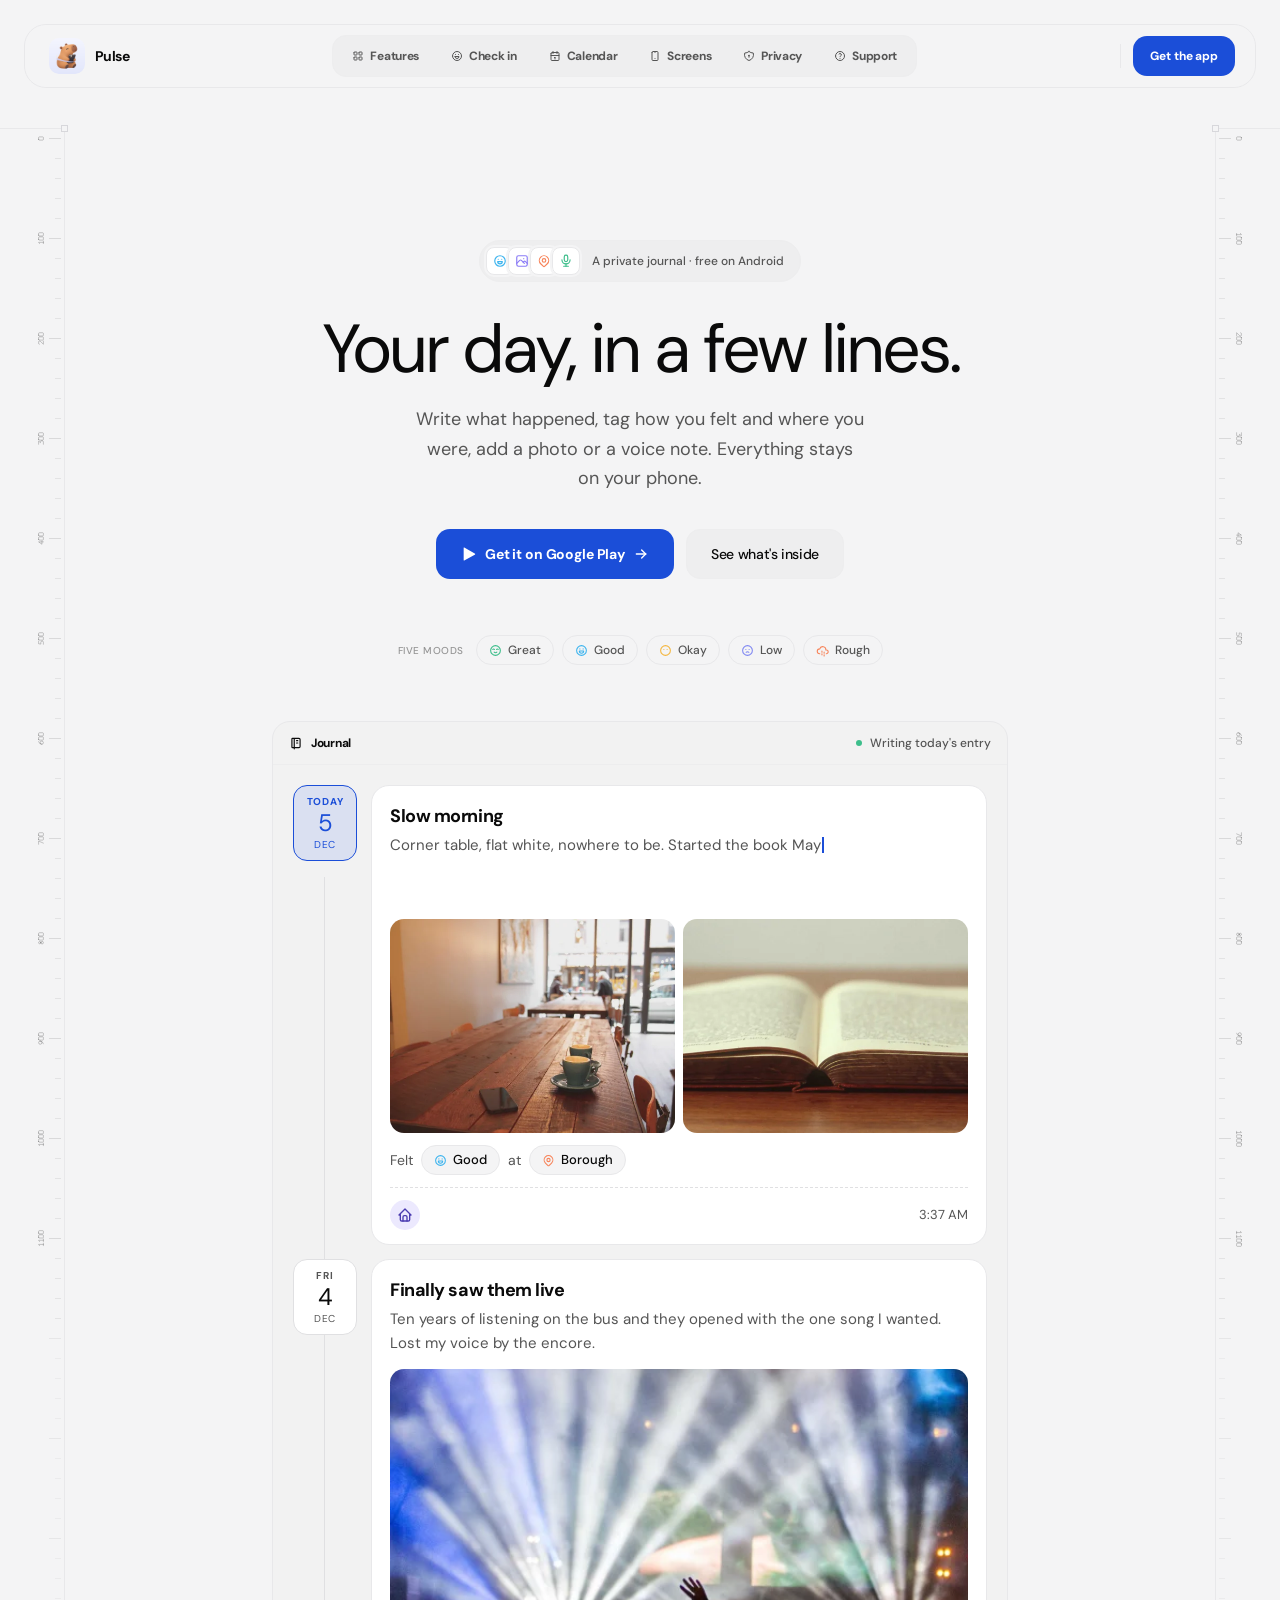
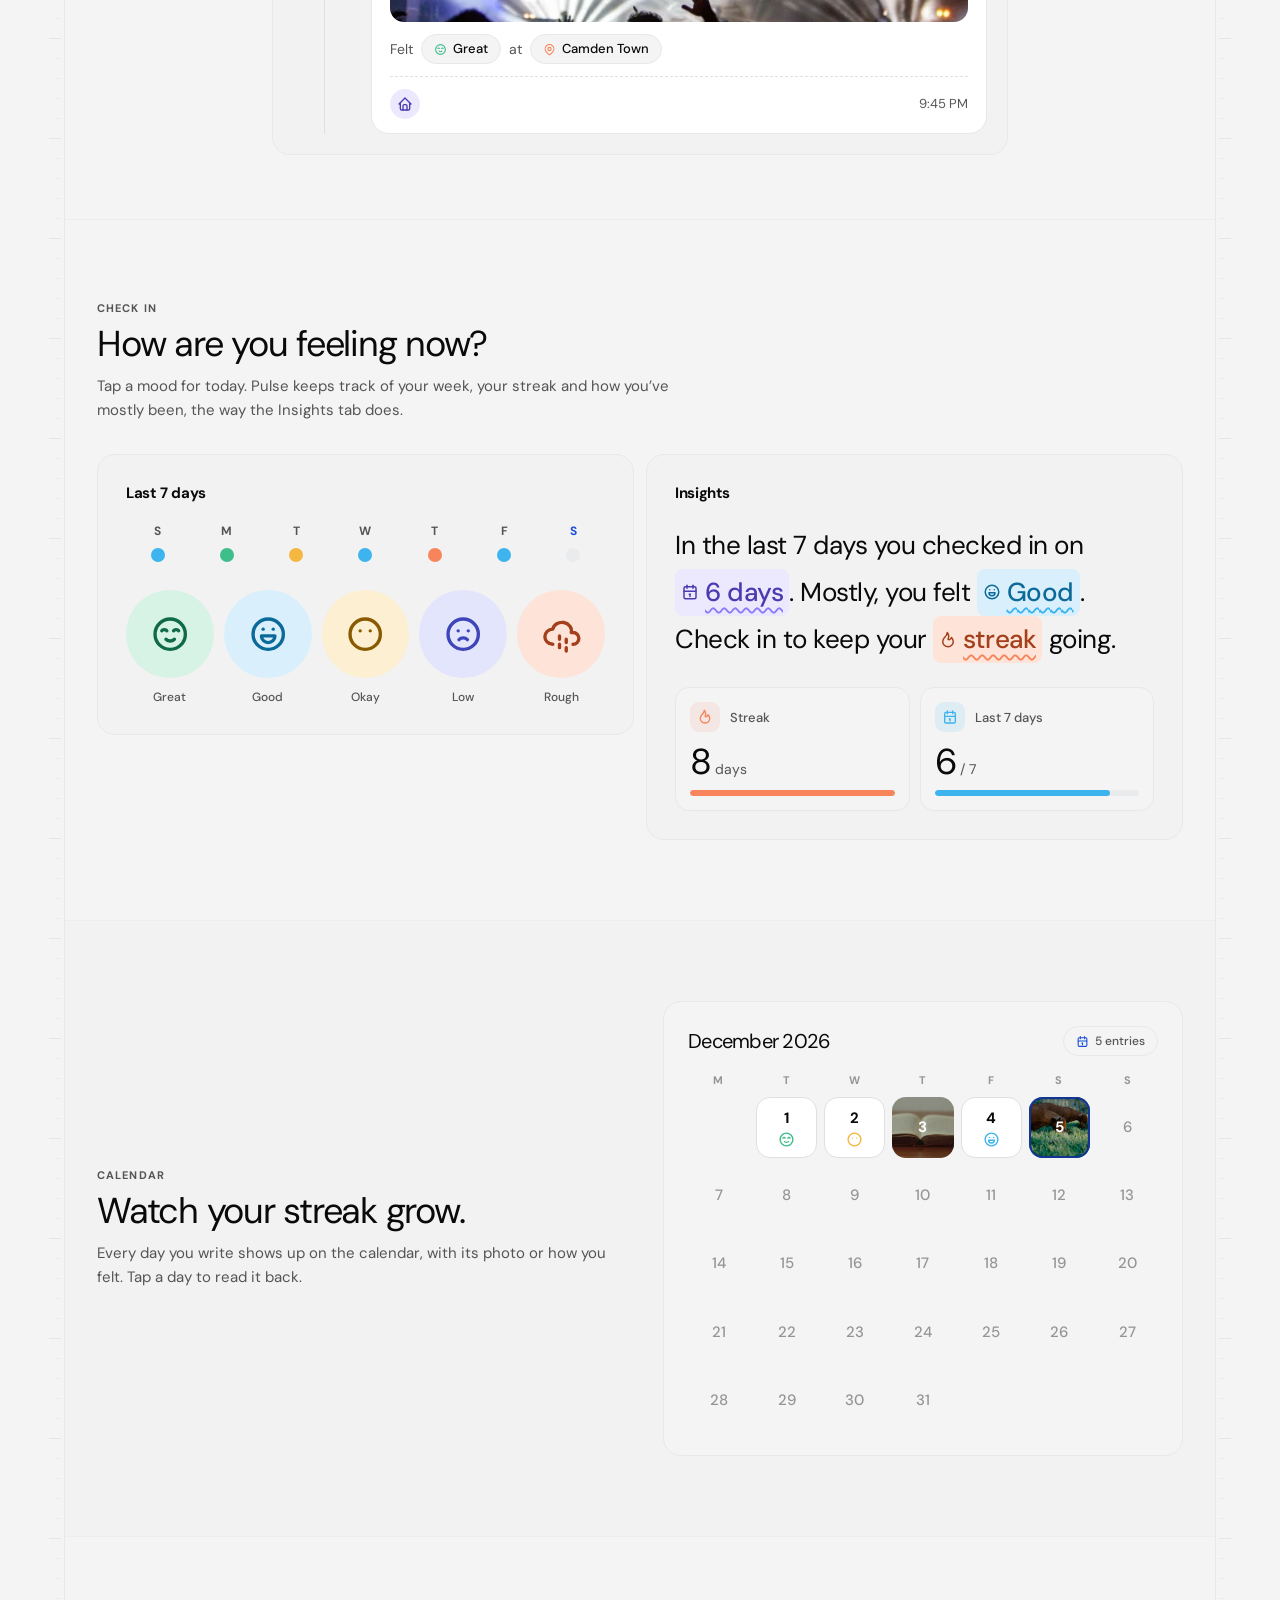
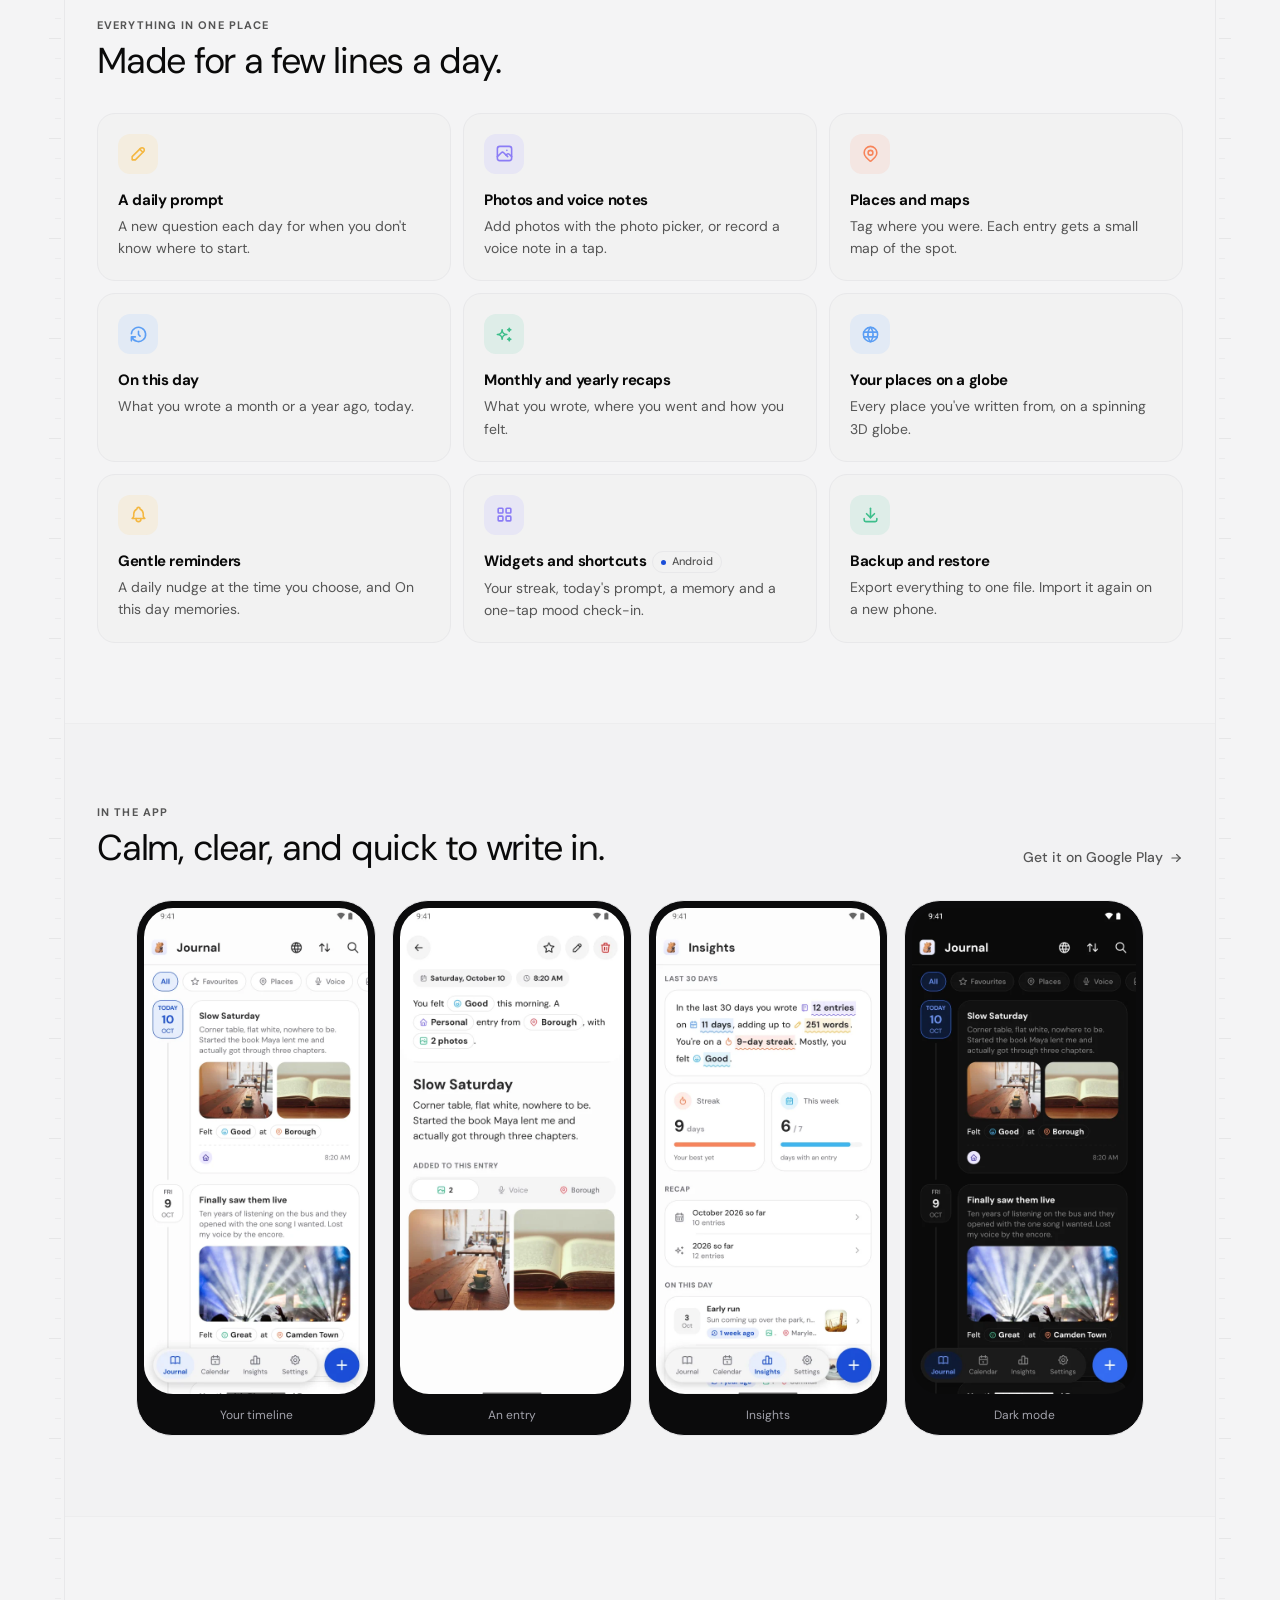
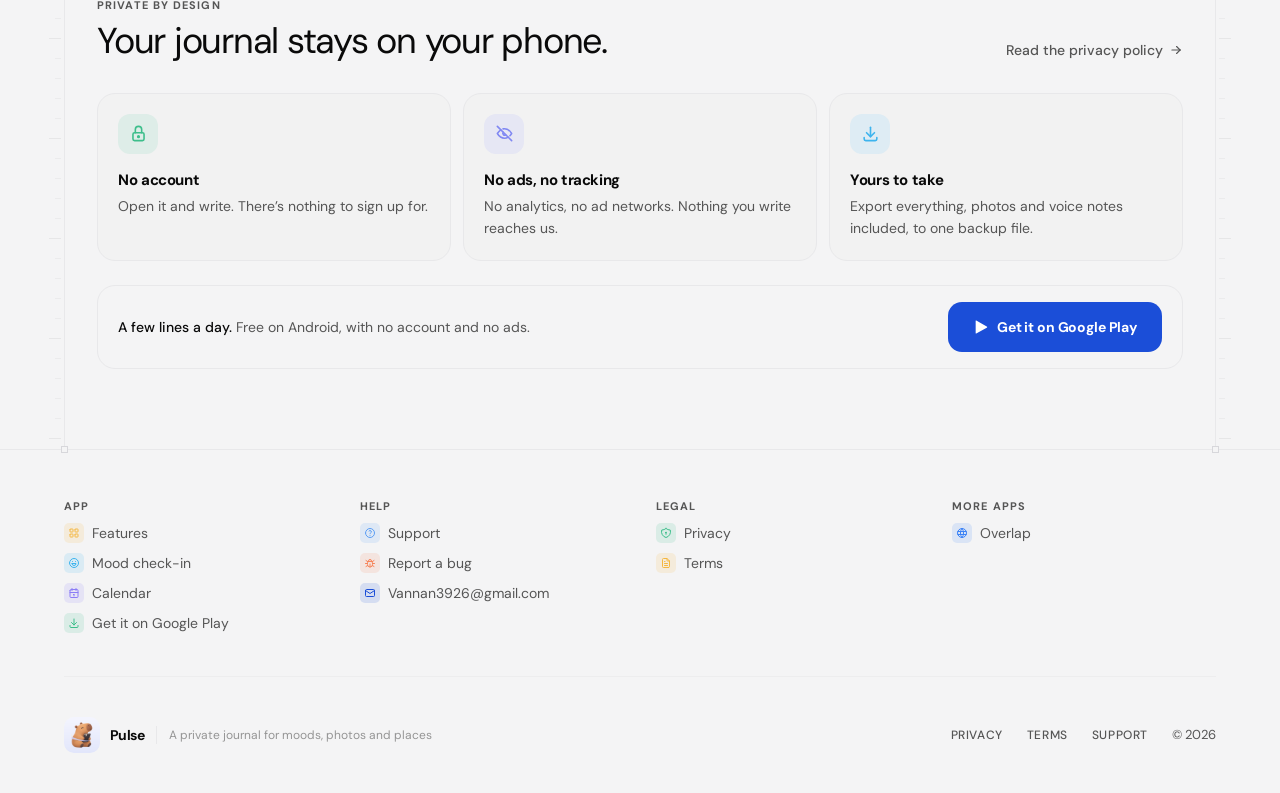
<file: index.html>
<!doctype html>
<html lang="en">
<head>
<meta charset="utf-8">
<meta name="viewport" content="width=device-width,initial-scale=1">
<title>Pulse: a private journal for moods, photos, voice notes and places</title>
<meta name="description" content="A calm, private journal. Write a few lines a day, tag how you felt and where you were, add photos and voice notes. No account, no ads, everything stays on your phone.">
<meta property="og:title" content="Pulse: your day, in a few lines">
<meta property="og:description" content="A private journal for moods, photos, voice notes and places. No account, no ads.">
<meta property="og:image" content="https://beingmani.github.io/Pulse-releases/og.png">
<meta name="theme-color" content="#f4f4f5" media="(prefers-color-scheme: light)">
<meta name="theme-color" content="#0a0a0a" media="(prefers-color-scheme: dark)">
<link rel="icon" href="icon.png">
<link rel="apple-touch-icon" href="icon.png">
<link rel="stylesheet" href="studio.css">
<link rel="stylesheet" href="site.css">
</head>
<body>
<header class="nav">
  <a class="brand" href="./"><img src="icon.png" alt="">Pulse</a>
  <nav class="navlinks" aria-label="Main"><a href="#features"><svg class="i" viewBox="0 0 24 24" fill="none" stroke="currentColor" stroke-width="2" stroke-linecap="round" stroke-linejoin="round" aria-hidden="true"><path d="M4 5a1 1 0 0 1 1 -1h4a1 1 0 0 1 1 1v4a1 1 0 0 1 -1 1h-4a1 1 0 0 1 -1 -1l0 -4"/><path d="M14 5a1 1 0 0 1 1 -1h4a1 1 0 0 1 1 1v4a1 1 0 0 1 -1 1h-4a1 1 0 0 1 -1 -1l0 -4"/><path d="M4 15a1 1 0 0 1 1 -1h4a1 1 0 0 1 1 1v4a1 1 0 0 1 -1 1h-4a1 1 0 0 1 -1 -1l0 -4"/><path d="M14 15a1 1 0 0 1 1 -1h4a1 1 0 0 1 1 1v4a1 1 0 0 1 -1 1h-4a1 1 0 0 1 -1 -1l0 -4"/></svg>Features</a><a href="#checkin"><svg class="i" viewBox="0 0 24 24" fill="none" stroke="currentColor" stroke-width="2" stroke-linecap="round" stroke-linejoin="round" aria-hidden="true"><path d="M3 12a9 9 0 1 0 18 0a9 9 0 1 0 -18 0"/><path d="M9 9l.01 0"/><path d="M15 9l.01 0"/><path d="M8 13a4 4 0 1 0 8 0h-8"/></svg>Check in</a><a href="#calendar"><svg class="i" viewBox="0 0 24 24" fill="none" stroke="currentColor" stroke-width="2" stroke-linecap="round" stroke-linejoin="round" aria-hidden="true"><path d="M4 7a2 2 0 0 1 2 -2h12a2 2 0 0 1 2 2v12a2 2 0 0 1 -2 2h-12a2 2 0 0 1 -2 -2v-12"/><path d="M16 3v4"/><path d="M8 3v4"/><path d="M4 11h16"/><path d="M11 15h1"/><path d="M12 15v3"/></svg>Calendar</a><a href="#screens"><svg class="i" viewBox="0 0 24 24" fill="none" stroke="currentColor" stroke-width="2" stroke-linecap="round" stroke-linejoin="round" aria-hidden="true"><path d="M6 5a2 2 0 0 1 2 -2h8a2 2 0 0 1 2 2v14a2 2 0 0 1 -2 2h-8a2 2 0 0 1 -2 -2v-14"/><path d="M11 4h2"/><path d="M12 17v.01"/></svg>Screens</a><a href="privacy/"><svg class="i" viewBox="0 0 24 24" fill="none" stroke="currentColor" stroke-width="2" stroke-linecap="round" stroke-linejoin="round" aria-hidden="true"><path d="M12 3a12 12 0 0 0 8.5 3a12 12 0 0 1 -8.5 15a12 12 0 0 1 -8.5 -15a12 12 0 0 0 8.5 -3"/><path d="M11 11a1 1 0 1 0 2 0a1 1 0 1 0 -2 0"/><path d="M12 12l0 2.5"/></svg>Privacy</a><a href="support/"><svg class="i" viewBox="0 0 24 24" fill="none" stroke="currentColor" stroke-width="2" stroke-linecap="round" stroke-linejoin="round" aria-hidden="true"><path d="M3 12a9 9 0 1 0 18 0a9 9 0 1 0 -18 0"/><path d="M12 17l0 .01"/><path d="M12 13.5a1.5 1.5 0 0 1 1 -1.5a2.6 2.6 0 1 0 -3 -4"/></svg>Support</a></nav>
  <div class="navright"><span class="divider"></span><a class="btn primary sm" href="https://play.google.com/store/apps/details?id=com.beingbriston.pulse">Get the app</a>
    <details class="menu"><summary class="iconbtn" aria-label="Menu"><svg class="i" viewBox="0 0 24 24" fill="none" stroke="currentColor" stroke-width="2" stroke-linecap="round" stroke-linejoin="round" aria-hidden="true"><path d="M4 6l16 0"/><path d="M4 12l16 0"/><path d="M4 18l16 0"/></svg></summary>
      <div class="menu-panel"><a href="#features"><svg class="i" viewBox="0 0 24 24" fill="none" stroke="currentColor" stroke-width="2" stroke-linecap="round" stroke-linejoin="round" aria-hidden="true"><path d="M4 5a1 1 0 0 1 1 -1h4a1 1 0 0 1 1 1v4a1 1 0 0 1 -1 1h-4a1 1 0 0 1 -1 -1l0 -4"/><path d="M14 5a1 1 0 0 1 1 -1h4a1 1 0 0 1 1 1v4a1 1 0 0 1 -1 1h-4a1 1 0 0 1 -1 -1l0 -4"/><path d="M4 15a1 1 0 0 1 1 -1h4a1 1 0 0 1 1 1v4a1 1 0 0 1 -1 1h-4a1 1 0 0 1 -1 -1l0 -4"/><path d="M14 15a1 1 0 0 1 1 -1h4a1 1 0 0 1 1 1v4a1 1 0 0 1 -1 1h-4a1 1 0 0 1 -1 -1l0 -4"/></svg>Features</a><a href="#checkin"><svg class="i" viewBox="0 0 24 24" fill="none" stroke="currentColor" stroke-width="2" stroke-linecap="round" stroke-linejoin="round" aria-hidden="true"><path d="M3 12a9 9 0 1 0 18 0a9 9 0 1 0 -18 0"/><path d="M9 9l.01 0"/><path d="M15 9l.01 0"/><path d="M8 13a4 4 0 1 0 8 0h-8"/></svg>Check in</a><a href="#calendar"><svg class="i" viewBox="0 0 24 24" fill="none" stroke="currentColor" stroke-width="2" stroke-linecap="round" stroke-linejoin="round" aria-hidden="true"><path d="M4 7a2 2 0 0 1 2 -2h12a2 2 0 0 1 2 2v12a2 2 0 0 1 -2 2h-12a2 2 0 0 1 -2 -2v-12"/><path d="M16 3v4"/><path d="M8 3v4"/><path d="M4 11h16"/><path d="M11 15h1"/><path d="M12 15v3"/></svg>Calendar</a><a href="#screens"><svg class="i" viewBox="0 0 24 24" fill="none" stroke="currentColor" stroke-width="2" stroke-linecap="round" stroke-linejoin="round" aria-hidden="true"><path d="M6 5a2 2 0 0 1 2 -2h8a2 2 0 0 1 2 2v14a2 2 0 0 1 -2 2h-8a2 2 0 0 1 -2 -2v-14"/><path d="M11 4h2"/><path d="M12 17v.01"/></svg>Screens</a><a href="privacy/"><svg class="i" viewBox="0 0 24 24" fill="none" stroke="currentColor" stroke-width="2" stroke-linecap="round" stroke-linejoin="round" aria-hidden="true"><path d="M12 3a12 12 0 0 0 8.5 3a12 12 0 0 1 -8.5 15a12 12 0 0 1 -8.5 -15a12 12 0 0 0 8.5 -3"/><path d="M11 11a1 1 0 1 0 2 0a1 1 0 1 0 -2 0"/><path d="M12 12l0 2.5"/></svg>Privacy</a><a href="support/"><svg class="i" viewBox="0 0 24 24" fill="none" stroke="currentColor" stroke-width="2" stroke-linecap="round" stroke-linejoin="round" aria-hidden="true"><path d="M3 12a9 9 0 1 0 18 0a9 9 0 1 0 -18 0"/><path d="M12 17l0 .01"/><path d="M12 13.5a1.5 1.5 0 0 1 1 -1.5a2.6 2.6 0 1 0 -3 -4"/></svg>Support</a><a class="btn primary" href="https://play.google.com/store/apps/details?id=com.beingbriston.pulse"><svg viewBox="0 0 24 24" fill="currentColor" aria-hidden="true"><path d="M4 2.8v18.4c0 .5.5.8.9.6L20.6 13a1 1 0 0 0 0-1.9L4.9 2.2c-.4-.2-.9.1-.9.6z"/></svg>Get it on Google Play</a></div>
    </details>
  </div>
</header>

<div class="canvas">
<main class="frame">

  <!-- Hero: headline, then today's entry writing itself in the journal timeline -->
  <section class="hero">
    <span class="badge-pill">
      <span class="stack">
        <span style="color:var(--good)"><svg class="i" viewBox="0 0 24 24" fill="none" stroke="currentColor" stroke-width="2" stroke-linecap="round" stroke-linejoin="round" aria-hidden="true"><path d="M3 12a9 9 0 1 0 18 0a9 9 0 1 0 -18 0"/><path d="M9 9l.01 0"/><path d="M15 9l.01 0"/><path d="M8 13a4 4 0 1 0 8 0h-8"/></svg></span>
        <span style="color:var(--personal)"><svg class="i" viewBox="0 0 24 24" fill="none" stroke="currentColor" stroke-width="2" stroke-linecap="round" stroke-linejoin="round" aria-hidden="true"><path d="M15 8h.01"/><path d="M3 6a3 3 0 0 1 3 -3h12a3 3 0 0 1 3 3v12a3 3 0 0 1 -3 3h-12a3 3 0 0 1 -3 -3v-12"/><path d="M3 16l5 -5c.928 -.893 2.072 -.893 3 0l5 5"/><path d="M14 14l1 -1c.928 -.893 2.072 -.893 3 0l3 3"/></svg></span>
        <span style="color:var(--rough)"><svg class="i" viewBox="0 0 24 24" fill="none" stroke="currentColor" stroke-width="2" stroke-linecap="round" stroke-linejoin="round" aria-hidden="true"><path d="M9 11a3 3 0 1 0 6 0a3 3 0 0 0 -6 0"/><path d="M17.657 16.657l-4.243 4.243a2 2 0 0 1 -2.827 0l-4.244 -4.243a8 8 0 1 1 11.314 0"/></svg></span>
        <span style="color:var(--travel)"><svg class="i" viewBox="0 0 24 24" fill="none" stroke="currentColor" stroke-width="2" stroke-linecap="round" stroke-linejoin="round" aria-hidden="true"><path d="M9 5a3 3 0 0 1 3 -3a3 3 0 0 1 3 3v5a3 3 0 0 1 -3 3a3 3 0 0 1 -3 -3l0 -5"/><path d="M5 10a7 7 0 0 0 14 0"/><path d="M8 21l8 0"/><path d="M12 17l0 4"/></svg></span>
      </span>
      A private journal · free on Android
    </span>
    <h1 class="display">Your day, in a few lines.</h1>
    <p class="lede">Write what happened, tag how you felt and where you were, add a photo or a voice note. Everything stays on your phone.</p>
    <div class="actions">
      <a class="btn primary" href="https://play.google.com/store/apps/details?id=com.beingbriston.pulse"><svg viewBox="0 0 24 24" fill="currentColor" aria-hidden="true"><path d="M4 2.8v18.4c0 .5.5.8.9.6L20.6 13a1 1 0 0 0 0-1.9L4.9 2.2c-.4-.2-.9.1-.9.6z"/></svg>Get it on Google Play <svg class="arrow" viewBox="0 0 24 24" fill="none" stroke="currentColor" stroke-width="2" stroke-linecap="round" stroke-linejoin="round" aria-hidden="true"><path d="M5 12l14 0"/><path d="M13 18l6 -6"/><path d="M13 6l6 6"/></svg></a>
      <a class="btn secondary" href="#features">See what's inside</a>
    </div>
    <nav class="chips" aria-label="Moods"><span class="label">Five moods</span><a class="chip" href="#checkin" style="--tint:var(--great)"><svg class="i" viewBox="0 0 24 24" fill="none" stroke="currentColor" stroke-width="2" stroke-linecap="round" stroke-linejoin="round" aria-hidden="true"><path d="M12 21a9 9 0 1 1 0 -18a9 9 0 0 1 0 18"/><path d="M10 10c-.5 -1 -2.5 -1 -3 0"/><path d="M17 10c-.5 -1 -2.5 -1 -3 0"/><path d="M14.5 15a3.5 3.5 0 0 1 -5 0"/></svg>Great</a><a class="chip" href="#checkin" style="--tint:var(--good)"><svg class="i" viewBox="0 0 24 24" fill="none" stroke="currentColor" stroke-width="2" stroke-linecap="round" stroke-linejoin="round" aria-hidden="true"><path d="M3 12a9 9 0 1 0 18 0a9 9 0 1 0 -18 0"/><path d="M9 9l.01 0"/><path d="M15 9l.01 0"/><path d="M8 13a4 4 0 1 0 8 0h-8"/></svg>Good</a><a class="chip" href="#checkin" style="--tint:var(--okay)"><svg class="i" viewBox="0 0 24 24" fill="none" stroke="currentColor" stroke-width="2" stroke-linecap="round" stroke-linejoin="round" aria-hidden="true"><path d="M3 12a9 9 0 1 0 18 0a9 9 0 1 0 -18 0"/><path d="M9 10l.01 0"/><path d="M15 10l.01 0"/></svg>Okay</a><a class="chip" href="#checkin" style="--tint:var(--low)"><svg class="i" viewBox="0 0 24 24" fill="none" stroke="currentColor" stroke-width="2" stroke-linecap="round" stroke-linejoin="round" aria-hidden="true"><path d="M3 12a9 9 0 1 0 18 0a9 9 0 1 0 -18 0"/><path d="M9 10l.01 0"/><path d="M15 10l.01 0"/><path d="M9.5 15.25a3.5 3.5 0 0 1 5 0"/></svg>Low</a><a class="chip" href="#checkin" style="--tint:var(--rough)"><svg class="i" viewBox="0 0 24 24" fill="none" stroke="currentColor" stroke-width="2" stroke-linecap="round" stroke-linejoin="round" aria-hidden="true"><path d="M7 18a4.6 4.4 0 0 1 0 -9a5 4.5 0 0 1 11 2h1a3.5 3.5 0 0 1 0 7"/><path d="M11 13v2m0 3v2m4 -5v2m0 3v2"/></svg>Rough</a></nav>

    <div class="stage" aria-label="A journal entry being written">
      <div class="stage-bar"><span><svg class="i" viewBox="0 0 24 24" fill="none" stroke="currentColor" stroke-width="2" stroke-linecap="round" stroke-linejoin="round" aria-hidden="true"><path d="M6 4h11a2 2 0 0 1 2 2v12a2 2 0 0 1 -2 2h-11a1 1 0 0 1 -1 -1v-14a1 1 0 0 1 1 -1m3 0v18"/><path d="M13 8l2 0"/><path d="M13 12l2 0"/></svg>Journal</span><span class="live"><i></i>Writing today's entry</span></div>
      <div class="timeline">
        <div class="badge today" id="today-badge"></div><article class="entry" id="today"></article>
        <div class="badge" id="yday-badge"></div><article class="entry small" id="yesterday"></article>
      </div>
    </div>
  </section>

  <!-- Check in: tap a mood; the week, the Insights sentence and the stats follow -->
  <section class="block" id="checkin"><div class="inner">
    <div class="section-head">
      <div><span class="kicker">Check in</span><h2>How are you feeling now?</h2>
        <p class="sub">Tap a mood for today. Pulse keeps track of your week, your streak and how you’ve mostly been, the way the Insights tab does.</p></div>
    </div>
    <div class="checkin">
      <div class="panel">
        <h3>Last 7 days</h3>
        <div class="week" id="week"></div>
        <div class="faces" id="faces"></div>
        <div class="facelabels" id="facelabels"></div>
      </div>
      <div class="panel">
        <h3>Insights</h3>
        <p class="sentence" id="sentence"></p>
        <div class="stats">
          <div class="stat"><div class="top"><span class="icon" style="--tint:var(--rough)"><svg class="i" viewBox="0 0 24 24" fill="none" stroke="currentColor" stroke-width="2" stroke-linecap="round" stroke-linejoin="round" aria-hidden="true"><path d="M12 10.941c2.333 -3.308 .167 -7.823 -1 -8.941c0 3.395 -2.235 5.299 -3.667 6.706c-1.43 1.408 -2.333 3.294 -2.333 5.588c0 3.704 3.134 6.706 7 6.706c3.866 0 7 -3.002 7 -6.706c0 -1.712 -1.232 -4.403 -2.333 -5.588c-2.084 3.353 -3.257 3.353 -4.667 2.235"/></svg></span>Streak</div><div class="n" id="streak-n"></div><div class="bar"><i style="width:100%;background:var(--rough)"></i></div></div>
          <div class="stat"><div class="top"><span class="icon" style="--tint:var(--good)"><svg class="i" viewBox="0 0 24 24" fill="none" stroke="currentColor" stroke-width="2" stroke-linecap="round" stroke-linejoin="round" aria-hidden="true"><path d="M4 7a2 2 0 0 1 2 -2h12a2 2 0 0 1 2 2v12a2 2 0 0 1 -2 2h-12a2 2 0 0 1 -2 -2v-12"/><path d="M16 3v4"/><path d="M8 3v4"/><path d="M4 11h16"/><path d="M11 15h1"/><path d="M12 15v3"/></svg></span>Last 7 days</div><div class="n" id="week-n"></div><div class="bar"><i id="week-bar" style="background:var(--good)"></i></div></div>
        </div>
      </div>
    </div>
  </div></section>

  <!-- Calendar: this month, live -->
  <section class="block tinted" id="calendar"><div class="inner cal-grid">
    <div class="section-head">
      <div><span class="kicker">Calendar</span><h2>Watch your streak grow.</h2>
        <p class="sub">Every day you write shows up on the calendar, with its photo or how you felt. Tap a day to read it back.</p></div>
    </div>
    <div class="cal">
      <div class="head"><h3 id="cal-month"></h3><span class="chip" id="cal-streak"></span></div>
      <div class="dow"><span>M</span><span>T</span><span>W</span><span>T</span><span>F</span><span>S</span><span>S</span></div>
      <div class="days" id="cal-days"></div>
    </div>
  </div></section>

  <!-- Features -->
  <section class="block" id="features"><div class="inner">
    <div class="section-head">
      <div><span class="kicker">Everything in one place</span><h2>Made for a few lines a day.</h2></div>
    </div>
    <div class="cards three"><div class="card"><span class="icon" style="--tint:var(--ideas)"><svg class="i" viewBox="0 0 24 24" fill="none" stroke="currentColor" stroke-width="2" stroke-linecap="round" stroke-linejoin="round" aria-hidden="true"><path d="M4 20h4l10.5 -10.5a2.828 2.828 0 1 0 -4 -4l-10.5 10.5v4"/><path d="M13.5 6.5l4 4"/></svg></span><h3>A daily prompt</h3><p>A new question each day for when you don't know where to start.</p></div><div class="card"><span class="icon" style="--tint:var(--personal)"><svg class="i" viewBox="0 0 24 24" fill="none" stroke="currentColor" stroke-width="2" stroke-linecap="round" stroke-linejoin="round" aria-hidden="true"><path d="M15 8h.01"/><path d="M3 6a3 3 0 0 1 3 -3h12a3 3 0 0 1 3 3v12a3 3 0 0 1 -3 3h-12a3 3 0 0 1 -3 -3v-12"/><path d="M3 16l5 -5c.928 -.893 2.072 -.893 3 0l5 5"/><path d="M14 14l1 -1c.928 -.893 2.072 -.893 3 0l3 3"/></svg></span><h3>Photos and voice notes</h3><p>Add photos with the photo picker, or record a voice note in a tap.</p></div><div class="card"><span class="icon" style="--tint:var(--health)"><svg class="i" viewBox="0 0 24 24" fill="none" stroke="currentColor" stroke-width="2" stroke-linecap="round" stroke-linejoin="round" aria-hidden="true"><path d="M9 11a3 3 0 1 0 6 0a3 3 0 0 0 -6 0"/><path d="M17.657 16.657l-4.243 4.243a2 2 0 0 1 -2.827 0l-4.244 -4.243a8 8 0 1 1 11.314 0"/></svg></span><h3>Places and maps</h3><p>Tag where you were. Each entry gets a small map of the spot.</p></div><div class="card"><span class="icon" style="--tint:var(--work)"><svg class="i" viewBox="0 0 24 24" fill="none" stroke="currentColor" stroke-width="2" stroke-linecap="round" stroke-linejoin="round" aria-hidden="true"><path d="M12 8l0 4l2 2"/><path d="M3.05 11a9 9 0 1 1 .5 4m-.5 5v-5h5"/></svg></span><h3>On this day</h3><p>What you wrote a month or a year ago, today.</p></div><div class="card"><span class="icon" style="--tint:var(--travel)"><svg class="i" viewBox="0 0 24 24" fill="none" stroke="currentColor" stroke-width="2" stroke-linecap="round" stroke-linejoin="round" aria-hidden="true"><path d="M16 18a2 2 0 0 1 2 2a2 2 0 0 1 2 -2a2 2 0 0 1 -2 -2a2 2 0 0 1 -2 2m0 -12a2 2 0 0 1 2 2a2 2 0 0 1 2 -2a2 2 0 0 1 -2 -2a2 2 0 0 1 -2 2m-7 12a6 6 0 0 1 6 -6a6 6 0 0 1 -6 -6a6 6 0 0 1 -6 6a6 6 0 0 1 6 6"/></svg></span><h3>Monthly and yearly recaps</h3><p>What you wrote, where you went and how you felt.</p></div><div class="card"><span class="icon" style="--tint:var(--work)"><svg class="i" viewBox="0 0 24 24" fill="none" stroke="currentColor" stroke-width="2" stroke-linecap="round" stroke-linejoin="round" aria-hidden="true"><path d="M3 12a9 9 0 1 0 18 0a9 9 0 0 0 -18 0"/><path d="M3.6 9h16.8"/><path d="M3.6 15h16.8"/><path d="M11.5 3a17 17 0 0 0 0 18"/><path d="M12.5 3a17 17 0 0 1 0 18"/></svg></span><h3>Your places on a globe</h3><p>Every place you've written from, on a spinning 3D globe.</p></div><div class="card"><span class="icon" style="--tint:var(--ideas)"><svg class="i" viewBox="0 0 24 24" fill="none" stroke="currentColor" stroke-width="2" stroke-linecap="round" stroke-linejoin="round" aria-hidden="true"><path d="M10 5a2 2 0 1 1 4 0a7 7 0 0 1 4 6v3a4 4 0 0 0 2 3h-16a4 4 0 0 0 2 -3v-3a7 7 0 0 1 4 -6"/><path d="M9 17v1a3 3 0 0 0 6 0v-1"/></svg></span><h3>Gentle reminders</h3><p>A daily nudge at the time you choose, and On this day memories.</p></div><div class="card"><span class="icon" style="--tint:var(--personal)"><svg class="i" viewBox="0 0 24 24" fill="none" stroke="currentColor" stroke-width="2" stroke-linecap="round" stroke-linejoin="round" aria-hidden="true"><path d="M4 5a1 1 0 0 1 1 -1h4a1 1 0 0 1 1 1v4a1 1 0 0 1 -1 1h-4a1 1 0 0 1 -1 -1l0 -4"/><path d="M14 5a1 1 0 0 1 1 -1h4a1 1 0 0 1 1 1v4a1 1 0 0 1 -1 1h-4a1 1 0 0 1 -1 -1l0 -4"/><path d="M4 15a1 1 0 0 1 1 -1h4a1 1 0 0 1 1 1v4a1 1 0 0 1 -1 1h-4a1 1 0 0 1 -1 -1l0 -4"/><path d="M14 15a1 1 0 0 1 1 -1h4a1 1 0 0 1 1 1v4a1 1 0 0 1 -1 1h-4a1 1 0 0 1 -1 -1l0 -4"/></svg></span><h3>Widgets and shortcuts<span class="tag">Android</span></h3><p>Your streak, today's prompt, a memory and a one-tap mood check-in.</p></div><div class="card"><span class="icon" style="--tint:var(--travel)"><svg class="i" viewBox="0 0 24 24" fill="none" stroke="currentColor" stroke-width="2" stroke-linecap="round" stroke-linejoin="round" aria-hidden="true"><path d="M4 17v2a2 2 0 0 0 2 2h12a2 2 0 0 0 2 -2v-2"/><path d="M7 11l5 5l5 -5"/><path d="M12 4l0 12"/></svg></span><h3>Backup and restore</h3><p>Export everything to one file. Import it again on a new phone.</p></div></div>
  </div></section>

  <!-- Screens from the app -->
  <section class="block tinted" id="screens"><div class="inner">
    <div class="section-head">
      <div><span class="kicker">In the app</span><h2>Calm, clear, and quick to write in.</h2></div>
      <a class="more" href="https://play.google.com/store/apps/details?id=com.beingbriston.pulse">Get it on Google Play <svg class="i" viewBox="0 0 24 24" fill="none" stroke="currentColor" stroke-width="2" stroke-linecap="round" stroke-linejoin="round" aria-hidden="true"><path d="M5 12l14 0"/><path d="M13 18l6 -6"/><path d="M13 6l6 6"/></svg></a>
    </div>
    <div class="screens">
      <figure class="phone"><img src="shots/journal.webp" alt="The journal timeline" loading="lazy"><figcaption>Your timeline</figcaption></figure>
      <figure class="phone"><img src="shots/entry.webp" alt="An entry with photos and a place" loading="lazy"><figcaption>An entry</figcaption></figure>
      <figure class="phone"><img src="shots/insights.webp" alt="Insights" loading="lazy"><figcaption>Insights</figcaption></figure>
      <figure class="phone"><img src="shots/journal-dark.webp" alt="Dark mode" loading="lazy"><figcaption>Dark mode</figcaption></figure>
    </div>
  </div></section>

  <!-- Privacy, then the closing call to action -->
  <section class="block" id="privacy"><div class="inner">
    <div class="section-head">
      <div><span class="kicker">Private by design</span><h2>Your journal stays on your phone.</h2></div>
      <a class="more" href="privacy/">Read the privacy policy <svg class="i" viewBox="0 0 24 24" fill="none" stroke="currentColor" stroke-width="2" stroke-linecap="round" stroke-linejoin="round" aria-hidden="true"><path d="M5 12l14 0"/><path d="M13 18l6 -6"/><path d="M13 6l6 6"/></svg></a>
    </div>
    <div class="cards three">
      <div class="card"><span class="icon" style="--tint:var(--great)"><svg class="i" viewBox="0 0 24 24" fill="none" stroke="currentColor" stroke-width="2" stroke-linecap="round" stroke-linejoin="round" aria-hidden="true"><path d="M5 13a2 2 0 0 1 2 -2h10a2 2 0 0 1 2 2v6a2 2 0 0 1 -2 2h-10a2 2 0 0 1 -2 -2v-6"/><path d="M11 16a1 1 0 1 0 2 0a1 1 0 0 0 -2 0"/><path d="M8 11v-4a4 4 0 1 1 8 0v4"/></svg></span><h3>No account</h3><p>Open it and write. There’s nothing to sign up for.</p></div>
      <div class="card"><span class="icon" style="--tint:var(--low)"><svg class="i" viewBox="0 0 24 24" fill="none" stroke="currentColor" stroke-width="2" stroke-linecap="round" stroke-linejoin="round" aria-hidden="true"><path d="M10.585 10.587a2 2 0 0 0 2.829 2.828"/><path d="M16.681 16.673a8.717 8.717 0 0 1 -4.681 1.327c-3.6 0 -6.6 -2 -9 -6c1.272 -2.12 2.712 -3.678 4.32 -4.674m2.86 -1.146a9.055 9.055 0 0 1 1.82 -.18c3.6 0 6.6 2 9 6c-.666 1.11 -1.379 2.067 -2.138 2.87"/><path d="M3 3l18 18"/></svg></span><h3>No ads, no tracking</h3><p>No analytics, no ad networks. Nothing you write reaches us.</p></div>
      <div class="card"><span class="icon" style="--tint:var(--good)"><svg class="i" viewBox="0 0 24 24" fill="none" stroke="currentColor" stroke-width="2" stroke-linecap="round" stroke-linejoin="round" aria-hidden="true"><path d="M4 17v2a2 2 0 0 0 2 2h12a2 2 0 0 0 2 -2v-2"/><path d="M7 11l5 5l5 -5"/><path d="M12 4l0 12"/></svg></span><h3>Yours to take</h3><p>Export everything, photos and voice notes included, to one backup file.</p></div>
    </div>
    <div class="cta-strip">
      <p><strong>A few lines a day.</strong> Free on Android, with no account and no ads.</p>
      <a class="btn primary" href="https://play.google.com/store/apps/details?id=com.beingbriston.pulse"><svg viewBox="0 0 24 24" fill="currentColor" aria-hidden="true"><path d="M4 2.8v18.4c0 .5.5.8.9.6L20.6 13a1 1 0 0 0 0-1.9L4.9 2.2c-.4-.2-.9.1-.9.6z"/></svg>Get it on Google Play</a>
    </div>
  </div></section>

</main>
</div>
<footer class="site">
  <nav class="cols" aria-label="Site"><div><span class="kicker">App</span><ul><li><a href="#features"><span class="thumb" style="--tint:var(--ideas)"><svg class="i" viewBox="0 0 24 24" fill="none" stroke="currentColor" stroke-width="2" stroke-linecap="round" stroke-linejoin="round" aria-hidden="true"><path d="M4 5a1 1 0 0 1 1 -1h4a1 1 0 0 1 1 1v4a1 1 0 0 1 -1 1h-4a1 1 0 0 1 -1 -1l0 -4"/><path d="M14 5a1 1 0 0 1 1 -1h4a1 1 0 0 1 1 1v4a1 1 0 0 1 -1 1h-4a1 1 0 0 1 -1 -1l0 -4"/><path d="M4 15a1 1 0 0 1 1 -1h4a1 1 0 0 1 1 1v4a1 1 0 0 1 -1 1h-4a1 1 0 0 1 -1 -1l0 -4"/><path d="M14 15a1 1 0 0 1 1 -1h4a1 1 0 0 1 1 1v4a1 1 0 0 1 -1 1h-4a1 1 0 0 1 -1 -1l0 -4"/></svg></span>Features</a></li><li><a href="#checkin"><span class="thumb" style="--tint:var(--good)"><svg class="i" viewBox="0 0 24 24" fill="none" stroke="currentColor" stroke-width="2" stroke-linecap="round" stroke-linejoin="round" aria-hidden="true"><path d="M3 12a9 9 0 1 0 18 0a9 9 0 1 0 -18 0"/><path d="M9 9l.01 0"/><path d="M15 9l.01 0"/><path d="M8 13a4 4 0 1 0 8 0h-8"/></svg></span>Mood check-in</a></li><li><a href="#calendar"><span class="thumb" style="--tint:var(--personal)"><svg class="i" viewBox="0 0 24 24" fill="none" stroke="currentColor" stroke-width="2" stroke-linecap="round" stroke-linejoin="round" aria-hidden="true"><path d="M4 7a2 2 0 0 1 2 -2h12a2 2 0 0 1 2 2v12a2 2 0 0 1 -2 2h-12a2 2 0 0 1 -2 -2v-12"/><path d="M16 3v4"/><path d="M8 3v4"/><path d="M4 11h16"/><path d="M11 15h1"/><path d="M12 15v3"/></svg></span>Calendar</a></li><li><a href="https://play.google.com/store/apps/details?id=com.beingbriston.pulse"><span class="thumb" style="--tint:var(--great)"><svg class="i" viewBox="0 0 24 24" fill="none" stroke="currentColor" stroke-width="2" stroke-linecap="round" stroke-linejoin="round" aria-hidden="true"><path d="M4 17v2a2 2 0 0 0 2 2h12a2 2 0 0 0 2 -2v-2"/><path d="M7 11l5 5l5 -5"/><path d="M12 4l0 12"/></svg></span>Get it on Google Play</a></li></ul></div><div><span class="kicker">Help</span><ul><li><a href="support/"><span class="thumb" style="--tint:var(--work)"><svg class="i" viewBox="0 0 24 24" fill="none" stroke="currentColor" stroke-width="2" stroke-linecap="round" stroke-linejoin="round" aria-hidden="true"><path d="M3 12a9 9 0 1 0 18 0a9 9 0 1 0 -18 0"/><path d="M12 17l0 .01"/><path d="M12 13.5a1.5 1.5 0 0 1 1 -1.5a2.6 2.6 0 1 0 -3 -4"/></svg></span>Support</a></li><li><a href="mailto:Vannan3926@gmail.com?subject=Pulse%20bug&body=What%20happened%3F%0A%0AWhat%20did%20you%20expect%3F%0A%0APhone%20and%20app%20version%20%28Settings%20%E2%80%BA%20About%29%3A%0A"><span class="thumb" style="--tint:var(--rough)"><svg class="i" viewBox="0 0 24 24" fill="none" stroke="currentColor" stroke-width="2" stroke-linecap="round" stroke-linejoin="round" aria-hidden="true"><path d="M9 9v-1a3 3 0 0 1 6 0v1"/><path d="M8 9h8a6 6 0 0 1 1 3v3a5 5 0 0 1 -10 0v-3a6 6 0 0 1 1 -3"/><path d="M3 13l4 0"/><path d="M17 13l4 0"/><path d="M12 20l0 -6"/><path d="M4 19l3.35 -2"/><path d="M20 19l-3.35 -2"/><path d="M4 7l3.75 2.4"/><path d="M20 7l-3.75 2.4"/></svg></span>Report a bug</a></li><li><a href="mailto:Vannan3926@gmail.com?subject=Pulse%20support"><span class="thumb" style="--tint:var(--accent)"><svg class="i" viewBox="0 0 24 24" fill="none" stroke="currentColor" stroke-width="2" stroke-linecap="round" stroke-linejoin="round" aria-hidden="true"><path d="M3 7a2 2 0 0 1 2 -2h14a2 2 0 0 1 2 2v10a2 2 0 0 1 -2 2h-14a2 2 0 0 1 -2 -2v-10"/><path d="M3 7l9 6l9 -6"/></svg></span>Vannan3926@gmail.com</a></li></ul></div><div><span class="kicker">Legal</span><ul><li><a href="privacy/"><span class="thumb" style="--tint:var(--great)"><svg class="i" viewBox="0 0 24 24" fill="none" stroke="currentColor" stroke-width="2" stroke-linecap="round" stroke-linejoin="round" aria-hidden="true"><path d="M12 3a12 12 0 0 0 8.5 3a12 12 0 0 1 -8.5 15a12 12 0 0 1 -8.5 -15a12 12 0 0 0 8.5 -3"/><path d="M11 11a1 1 0 1 0 2 0a1 1 0 1 0 -2 0"/><path d="M12 12l0 2.5"/></svg></span>Privacy</a></li><li><a href="terms/"><span class="thumb" style="--tint:var(--okay)"><svg class="i" viewBox="0 0 24 24" fill="none" stroke="currentColor" stroke-width="2" stroke-linecap="round" stroke-linejoin="round" aria-hidden="true"><path d="M14 3v4a1 1 0 0 0 1 1h4"/><path d="M17 21h-10a2 2 0 0 1 -2 -2v-14a2 2 0 0 1 2 -2h7l5 5v11a2 2 0 0 1 -2 2"/><path d="M9 9l1 0"/><path d="M9 13l6 0"/><path d="M9 17l6 0"/></svg></span>Terms</a></li></ul></div><div><span class="kicker">More apps</span><ul><li><a href="https://beingmani.github.io/Overlap-releases/"><span class="thumb" style="--tint:var(--t-blue)"><svg class="i" viewBox="0 0 24 24" fill="none" stroke="currentColor" stroke-width="2" stroke-linecap="round" stroke-linejoin="round" aria-hidden="true"><path d="M3 12a9 9 0 1 0 18 0a9 9 0 0 0 -18 0"/><path d="M3.6 9h16.8"/><path d="M3.6 15h16.8"/><path d="M11.5 3a17 17 0 0 0 0 18"/><path d="M12.5 3a17 17 0 0 1 0 18"/></svg></span>Overlap</a></li></ul></div></nav>
  <div class="bar">
    <div class="left"><a class="brand" href="./"><img src="icon.png" alt="">Pulse</a><span class="tagline">A private journal for moods, photos and places</span></div>
    <nav aria-label="Legal"><a href="privacy/">Privacy</a><a href="terms/">Terms</a><a href="support/">Support</a><span class="meta">© 2026</span></nav>
  </div>
</footer>
<script src="icons.js"></script>
<script src="site.js"></script>
</body>
</html>
</file>
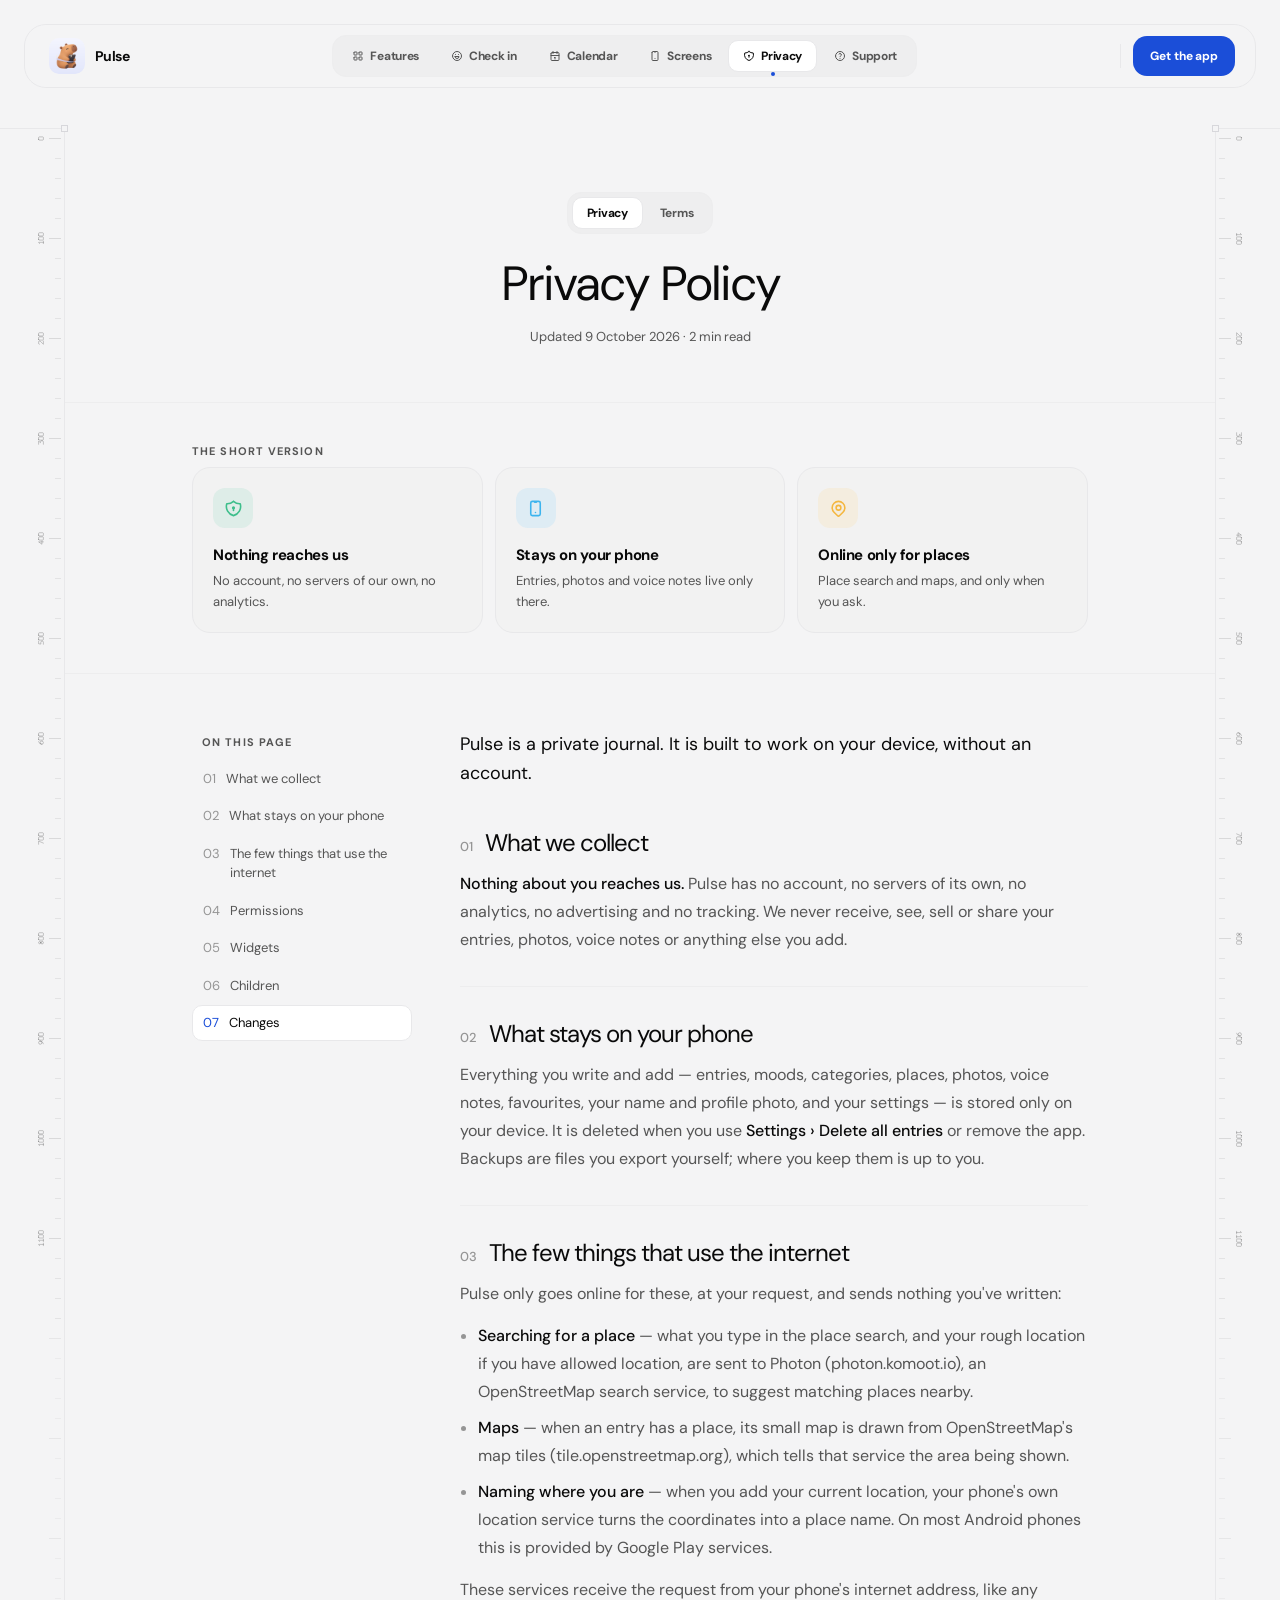
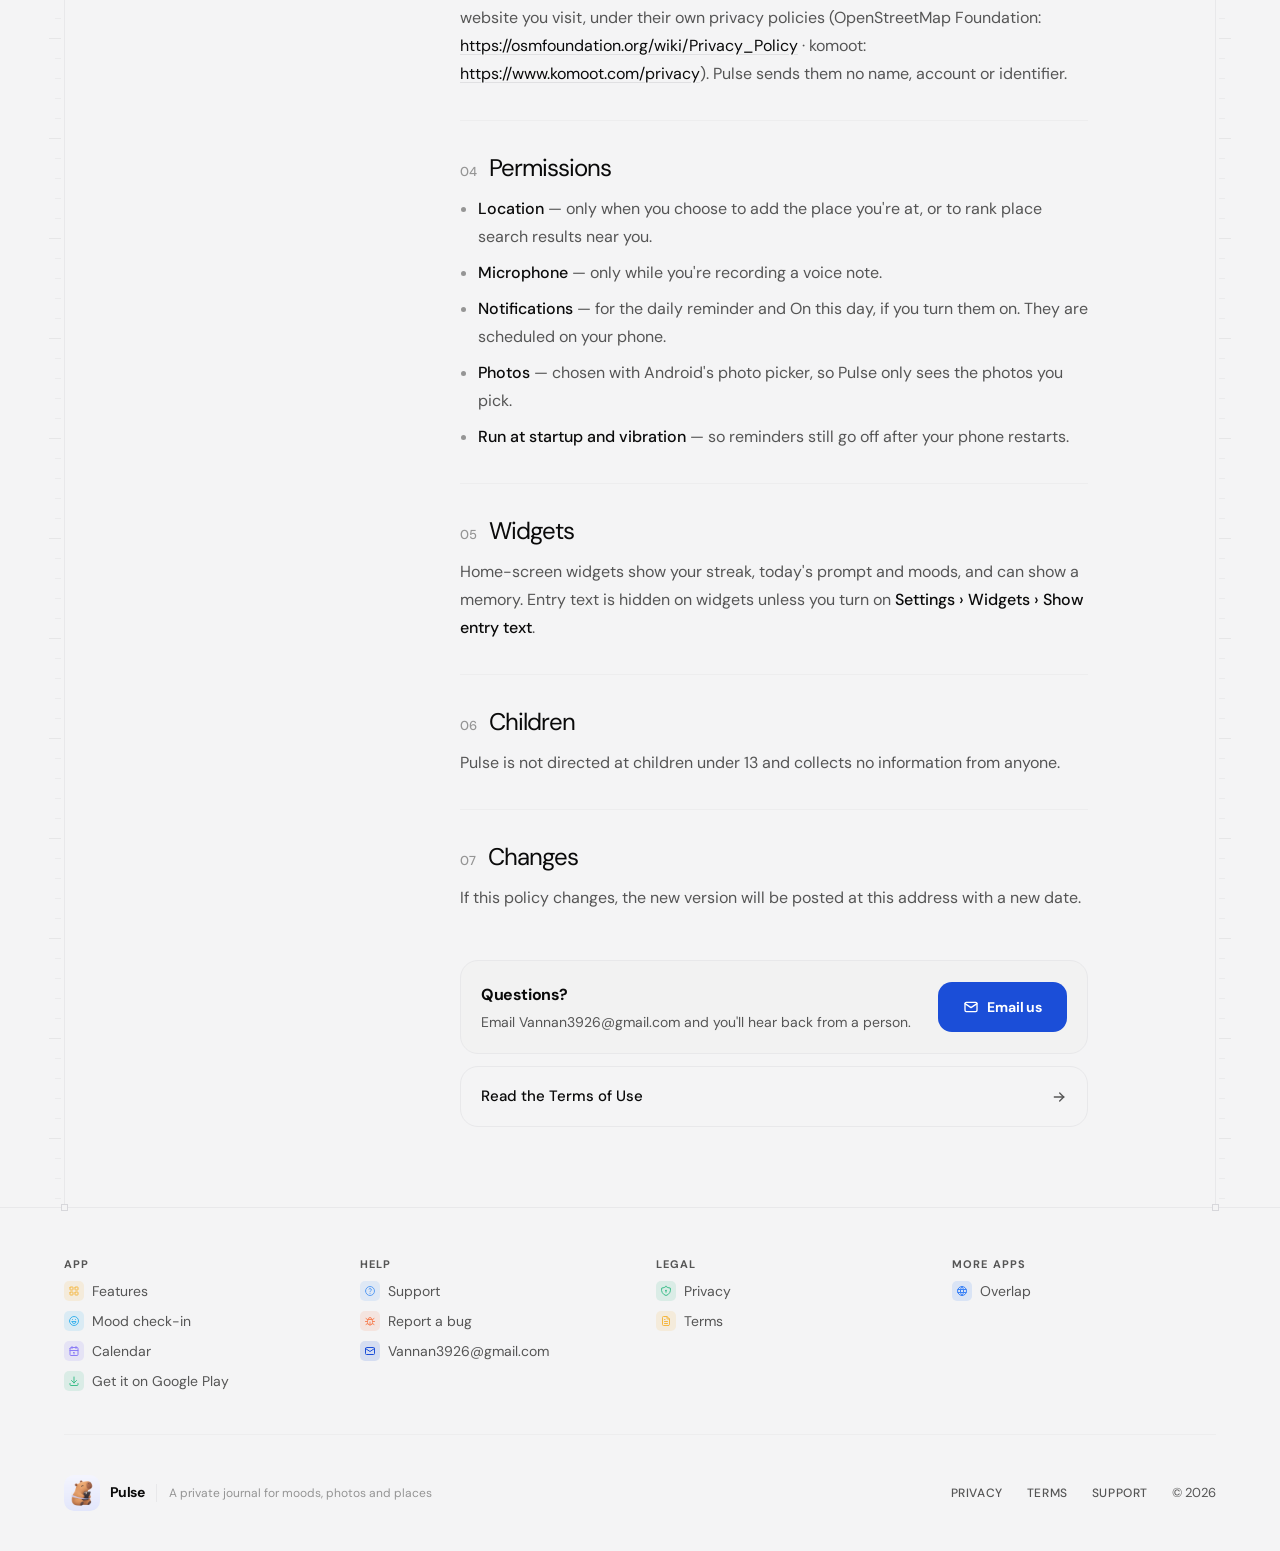
<file: privacy/index.html>
<!doctype html><html lang="en"><head><meta charset="utf-8"><meta name="viewport" content="width=device-width,initial-scale=1">
<title>Privacy Policy · Pulse</title><link rel="icon" href="../icon.png">
<link rel="stylesheet" href="../studio.css"><link rel="stylesheet" href="../site.css"></head><body>
<header class="nav">
  <a class="brand" href="../"><img src="../icon.png" alt="">Pulse</a>
  <nav class="navlinks" aria-label="Main"><a href="../#features"><svg class="i" viewBox="0 0 24 24" fill="none" stroke="currentColor" stroke-width="2" stroke-linecap="round" stroke-linejoin="round" aria-hidden="true"><path d="M4 5a1 1 0 0 1 1 -1h4a1 1 0 0 1 1 1v4a1 1 0 0 1 -1 1h-4a1 1 0 0 1 -1 -1l0 -4"/><path d="M14 5a1 1 0 0 1 1 -1h4a1 1 0 0 1 1 1v4a1 1 0 0 1 -1 1h-4a1 1 0 0 1 -1 -1l0 -4"/><path d="M4 15a1 1 0 0 1 1 -1h4a1 1 0 0 1 1 1v4a1 1 0 0 1 -1 1h-4a1 1 0 0 1 -1 -1l0 -4"/><path d="M14 15a1 1 0 0 1 1 -1h4a1 1 0 0 1 1 1v4a1 1 0 0 1 -1 1h-4a1 1 0 0 1 -1 -1l0 -4"/></svg>Features</a><a href="../#checkin"><svg class="i" viewBox="0 0 24 24" fill="none" stroke="currentColor" stroke-width="2" stroke-linecap="round" stroke-linejoin="round" aria-hidden="true"><path d="M3 12a9 9 0 1 0 18 0a9 9 0 1 0 -18 0"/><path d="M9 9l.01 0"/><path d="M15 9l.01 0"/><path d="M8 13a4 4 0 1 0 8 0h-8"/></svg>Check in</a><a href="../#calendar"><svg class="i" viewBox="0 0 24 24" fill="none" stroke="currentColor" stroke-width="2" stroke-linecap="round" stroke-linejoin="round" aria-hidden="true"><path d="M4 7a2 2 0 0 1 2 -2h12a2 2 0 0 1 2 2v12a2 2 0 0 1 -2 2h-12a2 2 0 0 1 -2 -2v-12"/><path d="M16 3v4"/><path d="M8 3v4"/><path d="M4 11h16"/><path d="M11 15h1"/><path d="M12 15v3"/></svg>Calendar</a><a href="../#screens"><svg class="i" viewBox="0 0 24 24" fill="none" stroke="currentColor" stroke-width="2" stroke-linecap="round" stroke-linejoin="round" aria-hidden="true"><path d="M6 5a2 2 0 0 1 2 -2h8a2 2 0 0 1 2 2v14a2 2 0 0 1 -2 2h-8a2 2 0 0 1 -2 -2v-14"/><path d="M11 4h2"/><path d="M12 17v.01"/></svg>Screens</a><a class="on" aria-current="page" href="../privacy/"><svg class="i" viewBox="0 0 24 24" fill="none" stroke="currentColor" stroke-width="2" stroke-linecap="round" stroke-linejoin="round" aria-hidden="true"><path d="M12 3a12 12 0 0 0 8.5 3a12 12 0 0 1 -8.5 15a12 12 0 0 1 -8.5 -15a12 12 0 0 0 8.5 -3"/><path d="M11 11a1 1 0 1 0 2 0a1 1 0 1 0 -2 0"/><path d="M12 12l0 2.5"/></svg>Privacy</a><a href="../support/"><svg class="i" viewBox="0 0 24 24" fill="none" stroke="currentColor" stroke-width="2" stroke-linecap="round" stroke-linejoin="round" aria-hidden="true"><path d="M3 12a9 9 0 1 0 18 0a9 9 0 1 0 -18 0"/><path d="M12 17l0 .01"/><path d="M12 13.5a1.5 1.5 0 0 1 1 -1.5a2.6 2.6 0 1 0 -3 -4"/></svg>Support</a></nav>
  <div class="navright"><span class="divider"></span><a class="btn primary sm" href="https://play.google.com/store/apps/details?id=com.beingbriston.pulse">Get the app</a>
    <details class="menu"><summary class="iconbtn" aria-label="Menu"><svg class="i" viewBox="0 0 24 24" fill="none" stroke="currentColor" stroke-width="2" stroke-linecap="round" stroke-linejoin="round" aria-hidden="true"><path d="M4 6l16 0"/><path d="M4 12l16 0"/><path d="M4 18l16 0"/></svg></summary>
      <div class="menu-panel"><a href="../#features"><svg class="i" viewBox="0 0 24 24" fill="none" stroke="currentColor" stroke-width="2" stroke-linecap="round" stroke-linejoin="round" aria-hidden="true"><path d="M4 5a1 1 0 0 1 1 -1h4a1 1 0 0 1 1 1v4a1 1 0 0 1 -1 1h-4a1 1 0 0 1 -1 -1l0 -4"/><path d="M14 5a1 1 0 0 1 1 -1h4a1 1 0 0 1 1 1v4a1 1 0 0 1 -1 1h-4a1 1 0 0 1 -1 -1l0 -4"/><path d="M4 15a1 1 0 0 1 1 -1h4a1 1 0 0 1 1 1v4a1 1 0 0 1 -1 1h-4a1 1 0 0 1 -1 -1l0 -4"/><path d="M14 15a1 1 0 0 1 1 -1h4a1 1 0 0 1 1 1v4a1 1 0 0 1 -1 1h-4a1 1 0 0 1 -1 -1l0 -4"/></svg>Features</a><a href="../#checkin"><svg class="i" viewBox="0 0 24 24" fill="none" stroke="currentColor" stroke-width="2" stroke-linecap="round" stroke-linejoin="round" aria-hidden="true"><path d="M3 12a9 9 0 1 0 18 0a9 9 0 1 0 -18 0"/><path d="M9 9l.01 0"/><path d="M15 9l.01 0"/><path d="M8 13a4 4 0 1 0 8 0h-8"/></svg>Check in</a><a href="../#calendar"><svg class="i" viewBox="0 0 24 24" fill="none" stroke="currentColor" stroke-width="2" stroke-linecap="round" stroke-linejoin="round" aria-hidden="true"><path d="M4 7a2 2 0 0 1 2 -2h12a2 2 0 0 1 2 2v12a2 2 0 0 1 -2 2h-12a2 2 0 0 1 -2 -2v-12"/><path d="M16 3v4"/><path d="M8 3v4"/><path d="M4 11h16"/><path d="M11 15h1"/><path d="M12 15v3"/></svg>Calendar</a><a href="../#screens"><svg class="i" viewBox="0 0 24 24" fill="none" stroke="currentColor" stroke-width="2" stroke-linecap="round" stroke-linejoin="round" aria-hidden="true"><path d="M6 5a2 2 0 0 1 2 -2h8a2 2 0 0 1 2 2v14a2 2 0 0 1 -2 2h-8a2 2 0 0 1 -2 -2v-14"/><path d="M11 4h2"/><path d="M12 17v.01"/></svg>Screens</a><a class="on" aria-current="page" href="../privacy/"><svg class="i" viewBox="0 0 24 24" fill="none" stroke="currentColor" stroke-width="2" stroke-linecap="round" stroke-linejoin="round" aria-hidden="true"><path d="M12 3a12 12 0 0 0 8.5 3a12 12 0 0 1 -8.5 15a12 12 0 0 1 -8.5 -15a12 12 0 0 0 8.5 -3"/><path d="M11 11a1 1 0 1 0 2 0a1 1 0 1 0 -2 0"/><path d="M12 12l0 2.5"/></svg>Privacy</a><a href="../support/"><svg class="i" viewBox="0 0 24 24" fill="none" stroke="currentColor" stroke-width="2" stroke-linecap="round" stroke-linejoin="round" aria-hidden="true"><path d="M3 12a9 9 0 1 0 18 0a9 9 0 1 0 -18 0"/><path d="M12 17l0 .01"/><path d="M12 13.5a1.5 1.5 0 0 1 1 -1.5a2.6 2.6 0 1 0 -3 -4"/></svg>Support</a><a class="btn primary" href="https://play.google.com/store/apps/details?id=com.beingbriston.pulse"><svg viewBox="0 0 24 24" fill="currentColor" aria-hidden="true"><path d="M4 2.8v18.4c0 .5.5.8.9.6L20.6 13a1 1 0 0 0 0-1.9L4.9 2.2c-.4-.2-.9.1-.9.6z"/></svg>Get it on Google Play</a></div>
    </details>
  </div>
</header>
<div class="canvas"><main class="frame"><header class="page-head"><div class="switch"><a class="on" href="../privacy/">Privacy</a><a class="" href="../terms/">Terms</a></div><h1>Privacy Policy</h1>
<p class="meta">Updated 9 October 2026 · 2 min read</p></header>
<div class="short"><span class="kicker">The short version</span><div class="tiles"><div class="tile"><span class="icon" style="--tint:var(--great)"><svg class="i" viewBox="0 0 24 24" fill="none" stroke="currentColor" stroke-width="2" stroke-linecap="round" stroke-linejoin="round" aria-hidden="true"><path d="M12 3a12 12 0 0 0 8.5 3a12 12 0 0 1 -8.5 15a12 12 0 0 1 -8.5 -15a12 12 0 0 0 8.5 -3"/><path d="M11 11a1 1 0 1 0 2 0a1 1 0 1 0 -2 0"/><path d="M12 12l0 2.5"/></svg></span><strong>Nothing reaches us</strong><span>No account, no servers of our own, no analytics.</span></div><div class="tile"><span class="icon" style="--tint:var(--good)"><svg class="i" viewBox="0 0 24 24" fill="none" stroke="currentColor" stroke-width="2" stroke-linecap="round" stroke-linejoin="round" aria-hidden="true"><path d="M6 5a2 2 0 0 1 2 -2h8a2 2 0 0 1 2 2v14a2 2 0 0 1 -2 2h-8a2 2 0 0 1 -2 -2v-14"/><path d="M11 4h2"/><path d="M12 17v.01"/></svg></span><strong>Stays on your phone</strong><span>Entries, photos and voice notes live only there.</span></div><div class="tile"><span class="icon" style="--tint:var(--okay)"><svg class="i" viewBox="0 0 24 24" fill="none" stroke="currentColor" stroke-width="2" stroke-linecap="round" stroke-linejoin="round" aria-hidden="true"><path d="M9 11a3 3 0 1 0 6 0a3 3 0 0 0 -6 0"/><path d="M17.657 16.657l-4.243 4.243a2 2 0 0 1 -2.827 0l-4.244 -4.243a8 8 0 1 1 11.314 0"/></svg></span><strong>Online only for places</strong><span>Place search and maps, and only when you ask.</span></div></div></div>
<div class="legal-body"><nav class="toc" aria-label="On this page"><strong>On this page</strong><a href="#what-we-collect"><span>01</span>What we collect</a><a href="#what-stays-on-your-phone"><span>02</span>What stays on your phone</a><a href="#the-few-things-that-use-the-internet"><span>03</span>The few things that use the internet</a><a href="#permissions"><span>04</span>Permissions</a><a href="#widgets"><span>05</span>Widgets</a><a href="#children"><span>06</span>Children</a><a href="#changes"><span>07</span>Changes</a></nav>
<article class="prose"><p>Pulse is a private journal. It is built to work on your device, without an account.</p><section id="what-we-collect"><h2><span>01</span>What we collect</h2><p><strong>Nothing about you reaches us.</strong> Pulse has no account, no servers of its own, no analytics, no advertising and no tracking. We never receive, see, sell or share your entries, photos, voice notes or anything else you add.</p></section><section id="what-stays-on-your-phone"><h2><span>02</span>What stays on your phone</h2><p>Everything you write and add — entries, moods, categories, places, photos, voice notes, favourites, your name and profile photo, and your settings — is stored only on your device. It is deleted when you use <strong>Settings › Delete all entries</strong> or remove the app. Backups are files you export yourself; where you keep them is up to you.</p></section><section id="the-few-things-that-use-the-internet"><h2><span>03</span>The few things that use the internet</h2><p>Pulse only goes online for these, at your request, and sends nothing you've written:</p>
<ul>
<li><strong>Searching for a place</strong> — what you type in the place search, and your rough location if you have allowed location, are sent to Photon (photon.komoot.io), an OpenStreetMap search service, to suggest matching places nearby.</li>
<li><strong>Maps</strong> — when an entry has a place, its small map is drawn from OpenStreetMap's map tiles (tile.openstreetmap.org), which tells that service the area being shown.</li>
<li><strong>Naming where you are</strong> — when you add your current location, your phone's own location service turns the coordinates into a place name. On most Android phones this is provided by Google Play services.</li>
</ul>
<p>These services receive the request from your phone's internet address, like any website you visit, under their own privacy policies (OpenStreetMap Foundation: <a href="https://osmfoundation.org/wiki/Privacy_Policy">https://osmfoundation.org/wiki/Privacy_Policy</a> · komoot: <a href="https://www.komoot.com/privacy">https://www.komoot.com/privacy</a>). Pulse sends them no name, account or identifier.</p></section><section id="permissions"><h2><span>04</span>Permissions</h2><ul>
<li><strong>Location</strong> — only when you choose to add the place you're at, or to rank place search results near you.</li>
<li><strong>Microphone</strong> — only while you're recording a voice note.</li>
<li><strong>Notifications</strong> — for the daily reminder and On this day, if you turn them on. They are scheduled on your phone.</li>
<li><strong>Photos</strong> — chosen with Android's photo picker, so Pulse only sees the photos you pick.</li>
<li><strong>Run at startup and vibration</strong> — so reminders still go off after your phone restarts.</li>
</ul></section><section id="widgets"><h2><span>05</span>Widgets</h2><p>Home-screen widgets show your streak, today's prompt and moods, and can show a memory. Entry text is hidden on widgets unless you turn on <strong>Settings › Widgets › Show entry text</strong>.</p></section><section id="children"><h2><span>06</span>Children</h2><p>Pulse is not directed at children under 13 and collects no information from anyone.</p></section><section id="changes"><h2><span>07</span>Changes</h2><p>If this policy changes, the new version will be posted at this address with a new date.</p></section>
<div class="mail"><div><strong>Questions?</strong><span>Email Vannan3926@gmail.com and you'll hear back from a person.</span></div><a class="btn primary" href="mailto:Vannan3926@gmail.com?subject=Pulse%20privacy"><svg class="i" viewBox="0 0 24 24" fill="none" stroke="currentColor" stroke-width="2" stroke-linecap="round" stroke-linejoin="round" aria-hidden="true"><path d="M3 7a2 2 0 0 1 2 -2h14a2 2 0 0 1 2 2v10a2 2 0 0 1 -2 2h-14a2 2 0 0 1 -2 -2v-10"/><path d="M3 7l9 6l9 -6"/></svg>Email us</a></div>
<a class="next" href="../terms/">Read the Terms of Use <svg class="i" viewBox="0 0 24 24" fill="none" stroke="currentColor" stroke-width="2" stroke-linecap="round" stroke-linejoin="round" aria-hidden="true"><path d="M5 12l14 0"/><path d="M13 18l6 -6"/><path d="M13 6l6 6"/></svg></a></article></div></main></div>
<footer class="site">
  <nav class="cols" aria-label="Site"><div><span class="kicker">App</span><ul><li><a href="../#features"><span class="thumb" style="--tint:var(--ideas)"><svg class="i" viewBox="0 0 24 24" fill="none" stroke="currentColor" stroke-width="2" stroke-linecap="round" stroke-linejoin="round" aria-hidden="true"><path d="M4 5a1 1 0 0 1 1 -1h4a1 1 0 0 1 1 1v4a1 1 0 0 1 -1 1h-4a1 1 0 0 1 -1 -1l0 -4"/><path d="M14 5a1 1 0 0 1 1 -1h4a1 1 0 0 1 1 1v4a1 1 0 0 1 -1 1h-4a1 1 0 0 1 -1 -1l0 -4"/><path d="M4 15a1 1 0 0 1 1 -1h4a1 1 0 0 1 1 1v4a1 1 0 0 1 -1 1h-4a1 1 0 0 1 -1 -1l0 -4"/><path d="M14 15a1 1 0 0 1 1 -1h4a1 1 0 0 1 1 1v4a1 1 0 0 1 -1 1h-4a1 1 0 0 1 -1 -1l0 -4"/></svg></span>Features</a></li><li><a href="../#checkin"><span class="thumb" style="--tint:var(--good)"><svg class="i" viewBox="0 0 24 24" fill="none" stroke="currentColor" stroke-width="2" stroke-linecap="round" stroke-linejoin="round" aria-hidden="true"><path d="M3 12a9 9 0 1 0 18 0a9 9 0 1 0 -18 0"/><path d="M9 9l.01 0"/><path d="M15 9l.01 0"/><path d="M8 13a4 4 0 1 0 8 0h-8"/></svg></span>Mood check-in</a></li><li><a href="../#calendar"><span class="thumb" style="--tint:var(--personal)"><svg class="i" viewBox="0 0 24 24" fill="none" stroke="currentColor" stroke-width="2" stroke-linecap="round" stroke-linejoin="round" aria-hidden="true"><path d="M4 7a2 2 0 0 1 2 -2h12a2 2 0 0 1 2 2v12a2 2 0 0 1 -2 2h-12a2 2 0 0 1 -2 -2v-12"/><path d="M16 3v4"/><path d="M8 3v4"/><path d="M4 11h16"/><path d="M11 15h1"/><path d="M12 15v3"/></svg></span>Calendar</a></li><li><a href="https://play.google.com/store/apps/details?id=com.beingbriston.pulse"><span class="thumb" style="--tint:var(--great)"><svg class="i" viewBox="0 0 24 24" fill="none" stroke="currentColor" stroke-width="2" stroke-linecap="round" stroke-linejoin="round" aria-hidden="true"><path d="M4 17v2a2 2 0 0 0 2 2h12a2 2 0 0 0 2 -2v-2"/><path d="M7 11l5 5l5 -5"/><path d="M12 4l0 12"/></svg></span>Get it on Google Play</a></li></ul></div><div><span class="kicker">Help</span><ul><li><a href="../support/"><span class="thumb" style="--tint:var(--work)"><svg class="i" viewBox="0 0 24 24" fill="none" stroke="currentColor" stroke-width="2" stroke-linecap="round" stroke-linejoin="round" aria-hidden="true"><path d="M3 12a9 9 0 1 0 18 0a9 9 0 1 0 -18 0"/><path d="M12 17l0 .01"/><path d="M12 13.5a1.5 1.5 0 0 1 1 -1.5a2.6 2.6 0 1 0 -3 -4"/></svg></span>Support</a></li><li><a href="mailto:Vannan3926@gmail.com?subject=Pulse%20bug&body=What%20happened%3F%0A%0AWhat%20did%20you%20expect%3F%0A%0APhone%20and%20app%20version%20%28Settings%20%E2%80%BA%20About%29%3A%0A"><span class="thumb" style="--tint:var(--rough)"><svg class="i" viewBox="0 0 24 24" fill="none" stroke="currentColor" stroke-width="2" stroke-linecap="round" stroke-linejoin="round" aria-hidden="true"><path d="M9 9v-1a3 3 0 0 1 6 0v1"/><path d="M8 9h8a6 6 0 0 1 1 3v3a5 5 0 0 1 -10 0v-3a6 6 0 0 1 1 -3"/><path d="M3 13l4 0"/><path d="M17 13l4 0"/><path d="M12 20l0 -6"/><path d="M4 19l3.35 -2"/><path d="M20 19l-3.35 -2"/><path d="M4 7l3.75 2.4"/><path d="M20 7l-3.75 2.4"/></svg></span>Report a bug</a></li><li><a href="mailto:Vannan3926@gmail.com?subject=Pulse%20support"><span class="thumb" style="--tint:var(--accent)"><svg class="i" viewBox="0 0 24 24" fill="none" stroke="currentColor" stroke-width="2" stroke-linecap="round" stroke-linejoin="round" aria-hidden="true"><path d="M3 7a2 2 0 0 1 2 -2h14a2 2 0 0 1 2 2v10a2 2 0 0 1 -2 2h-14a2 2 0 0 1 -2 -2v-10"/><path d="M3 7l9 6l9 -6"/></svg></span>Vannan3926@gmail.com</a></li></ul></div><div><span class="kicker">Legal</span><ul><li><a href="../privacy/"><span class="thumb" style="--tint:var(--great)"><svg class="i" viewBox="0 0 24 24" fill="none" stroke="currentColor" stroke-width="2" stroke-linecap="round" stroke-linejoin="round" aria-hidden="true"><path d="M12 3a12 12 0 0 0 8.5 3a12 12 0 0 1 -8.5 15a12 12 0 0 1 -8.5 -15a12 12 0 0 0 8.5 -3"/><path d="M11 11a1 1 0 1 0 2 0a1 1 0 1 0 -2 0"/><path d="M12 12l0 2.5"/></svg></span>Privacy</a></li><li><a href="../terms/"><span class="thumb" style="--tint:var(--okay)"><svg class="i" viewBox="0 0 24 24" fill="none" stroke="currentColor" stroke-width="2" stroke-linecap="round" stroke-linejoin="round" aria-hidden="true"><path d="M14 3v4a1 1 0 0 0 1 1h4"/><path d="M17 21h-10a2 2 0 0 1 -2 -2v-14a2 2 0 0 1 2 -2h7l5 5v11a2 2 0 0 1 -2 2"/><path d="M9 9l1 0"/><path d="M9 13l6 0"/><path d="M9 17l6 0"/></svg></span>Terms</a></li></ul></div><div><span class="kicker">More apps</span><ul><li><a href="https://beingmani.github.io/Overlap-releases/"><span class="thumb" style="--tint:var(--t-blue)"><svg class="i" viewBox="0 0 24 24" fill="none" stroke="currentColor" stroke-width="2" stroke-linecap="round" stroke-linejoin="round" aria-hidden="true"><path d="M3 12a9 9 0 1 0 18 0a9 9 0 0 0 -18 0"/><path d="M3.6 9h16.8"/><path d="M3.6 15h16.8"/><path d="M11.5 3a17 17 0 0 0 0 18"/><path d="M12.5 3a17 17 0 0 1 0 18"/></svg></span>Overlap</a></li></ul></div></nav>
  <div class="bar">
    <div class="left"><a class="brand" href="../"><img src="../icon.png" alt="">Pulse</a><span class="tagline">A private journal for moods, photos and places</span></div>
    <nav aria-label="Legal"><a href="../privacy/">Privacy</a><a href="../terms/">Terms</a><a href="../support/">Support</a><span class="meta">© 2026</span></nav>
  </div>
</footer><script>
// Highlight the section you're reading in the contents list.
const links = [...document.querySelectorAll(".toc a")];
const seen = new IntersectionObserver((es) => es.forEach((e) => {
  if (e.isIntersecting) links.forEach((a) => a.classList.toggle("on", a.getAttribute("href") === "#" + e.target.id));
}), { rootMargin: "-20% 0px -70% 0px" });
document.querySelectorAll(".prose section[id]").forEach((s) => seen.observe(s));
</script></body></html>
</file>
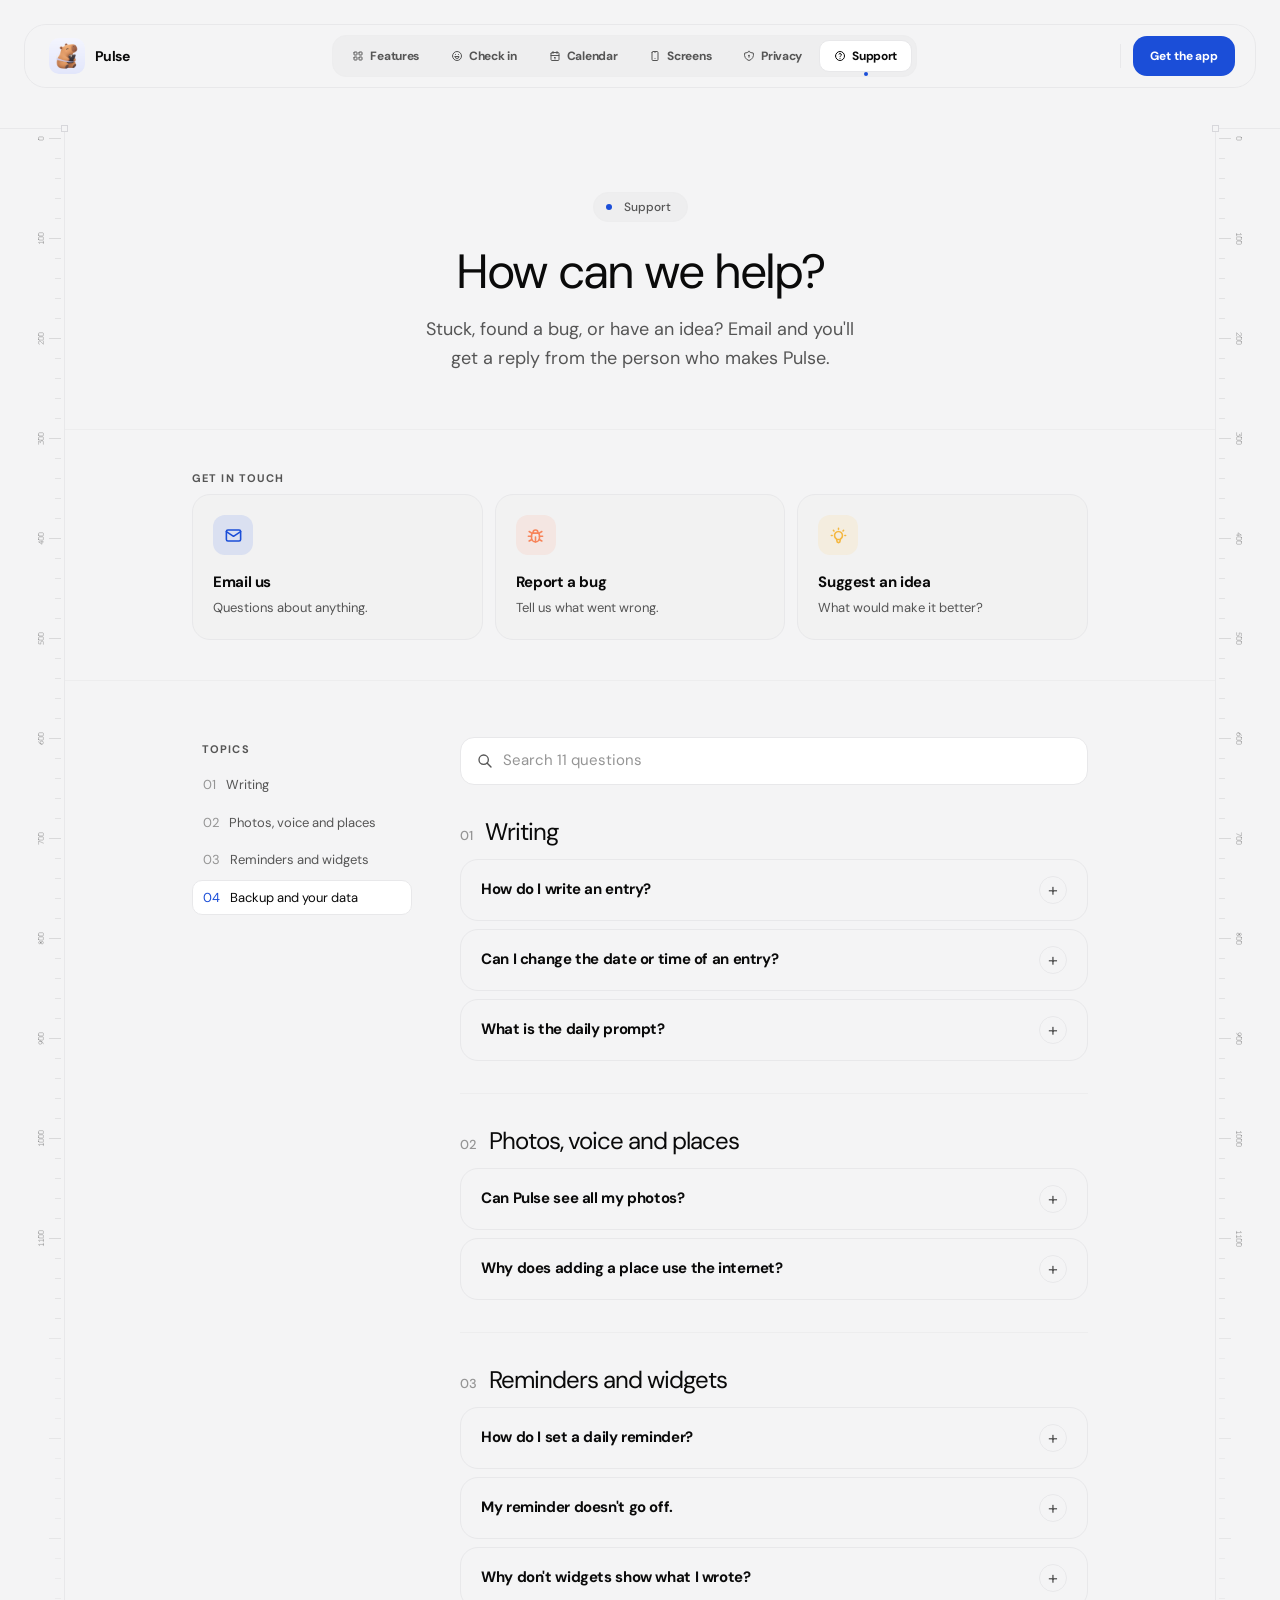
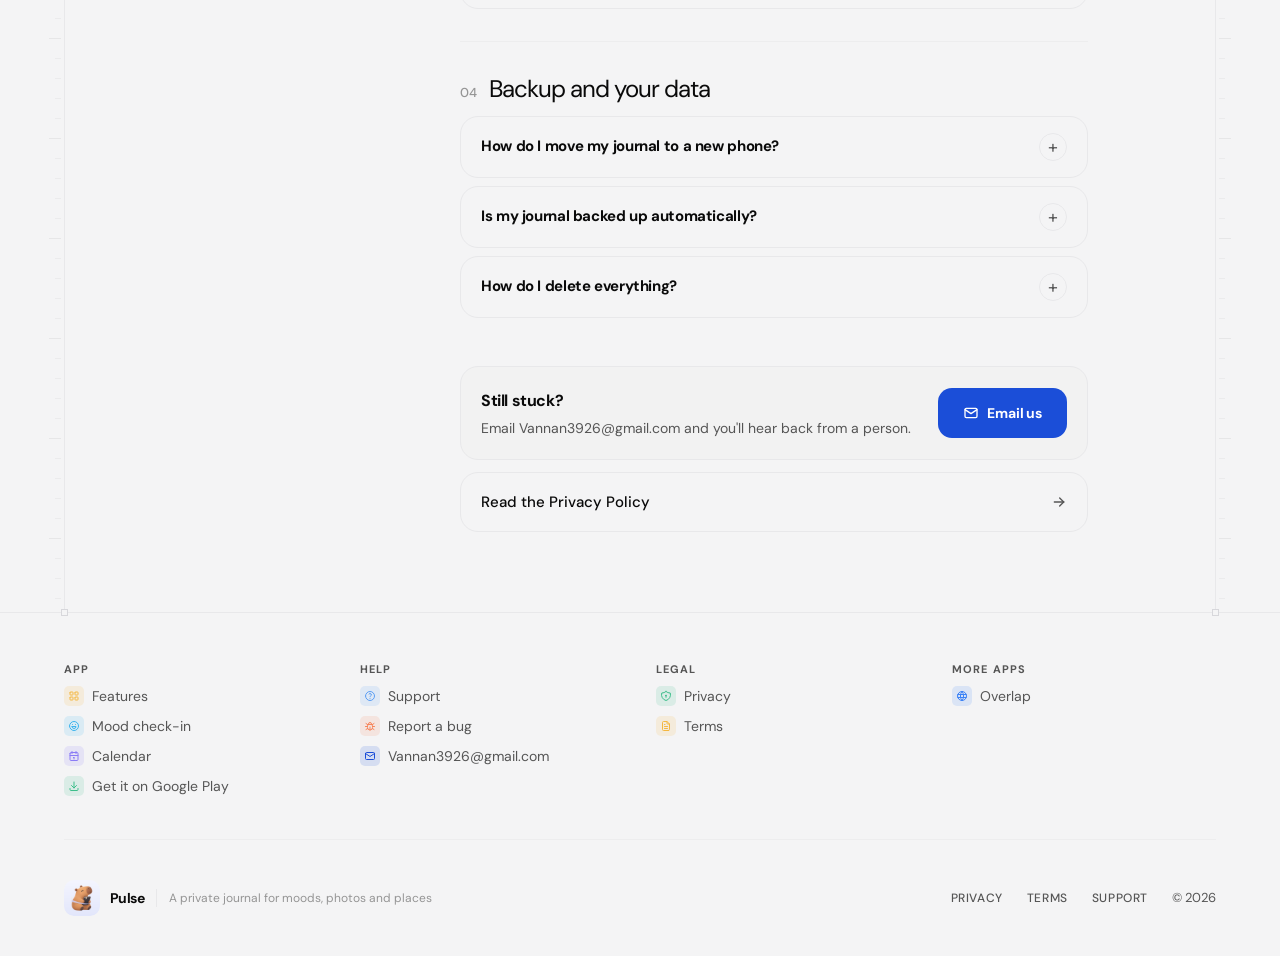
<file: support/index.html>
<!doctype html><html lang="en"><head><meta charset="utf-8"><meta name="viewport" content="width=device-width,initial-scale=1">
<title>Support · Pulse</title><link rel="icon" href="../icon.png">
<link rel="stylesheet" href="../studio.css"><link rel="stylesheet" href="../site.css"></head><body>
<header class="nav">
  <a class="brand" href="../"><img src="../icon.png" alt="">Pulse</a>
  <nav class="navlinks" aria-label="Main"><a href="../#features"><svg class="i" viewBox="0 0 24 24" fill="none" stroke="currentColor" stroke-width="2" stroke-linecap="round" stroke-linejoin="round" aria-hidden="true"><path d="M4 5a1 1 0 0 1 1 -1h4a1 1 0 0 1 1 1v4a1 1 0 0 1 -1 1h-4a1 1 0 0 1 -1 -1l0 -4"/><path d="M14 5a1 1 0 0 1 1 -1h4a1 1 0 0 1 1 1v4a1 1 0 0 1 -1 1h-4a1 1 0 0 1 -1 -1l0 -4"/><path d="M4 15a1 1 0 0 1 1 -1h4a1 1 0 0 1 1 1v4a1 1 0 0 1 -1 1h-4a1 1 0 0 1 -1 -1l0 -4"/><path d="M14 15a1 1 0 0 1 1 -1h4a1 1 0 0 1 1 1v4a1 1 0 0 1 -1 1h-4a1 1 0 0 1 -1 -1l0 -4"/></svg>Features</a><a href="../#checkin"><svg class="i" viewBox="0 0 24 24" fill="none" stroke="currentColor" stroke-width="2" stroke-linecap="round" stroke-linejoin="round" aria-hidden="true"><path d="M3 12a9 9 0 1 0 18 0a9 9 0 1 0 -18 0"/><path d="M9 9l.01 0"/><path d="M15 9l.01 0"/><path d="M8 13a4 4 0 1 0 8 0h-8"/></svg>Check in</a><a href="../#calendar"><svg class="i" viewBox="0 0 24 24" fill="none" stroke="currentColor" stroke-width="2" stroke-linecap="round" stroke-linejoin="round" aria-hidden="true"><path d="M4 7a2 2 0 0 1 2 -2h12a2 2 0 0 1 2 2v12a2 2 0 0 1 -2 2h-12a2 2 0 0 1 -2 -2v-12"/><path d="M16 3v4"/><path d="M8 3v4"/><path d="M4 11h16"/><path d="M11 15h1"/><path d="M12 15v3"/></svg>Calendar</a><a href="../#screens"><svg class="i" viewBox="0 0 24 24" fill="none" stroke="currentColor" stroke-width="2" stroke-linecap="round" stroke-linejoin="round" aria-hidden="true"><path d="M6 5a2 2 0 0 1 2 -2h8a2 2 0 0 1 2 2v14a2 2 0 0 1 -2 2h-8a2 2 0 0 1 -2 -2v-14"/><path d="M11 4h2"/><path d="M12 17v.01"/></svg>Screens</a><a href="../privacy/"><svg class="i" viewBox="0 0 24 24" fill="none" stroke="currentColor" stroke-width="2" stroke-linecap="round" stroke-linejoin="round" aria-hidden="true"><path d="M12 3a12 12 0 0 0 8.5 3a12 12 0 0 1 -8.5 15a12 12 0 0 1 -8.5 -15a12 12 0 0 0 8.5 -3"/><path d="M11 11a1 1 0 1 0 2 0a1 1 0 1 0 -2 0"/><path d="M12 12l0 2.5"/></svg>Privacy</a><a class="on" aria-current="page" href="../support/"><svg class="i" viewBox="0 0 24 24" fill="none" stroke="currentColor" stroke-width="2" stroke-linecap="round" stroke-linejoin="round" aria-hidden="true"><path d="M3 12a9 9 0 1 0 18 0a9 9 0 1 0 -18 0"/><path d="M12 17l0 .01"/><path d="M12 13.5a1.5 1.5 0 0 1 1 -1.5a2.6 2.6 0 1 0 -3 -4"/></svg>Support</a></nav>
  <div class="navright"><span class="divider"></span><a class="btn primary sm" href="https://play.google.com/store/apps/details?id=com.beingbriston.pulse">Get the app</a>
    <details class="menu"><summary class="iconbtn" aria-label="Menu"><svg class="i" viewBox="0 0 24 24" fill="none" stroke="currentColor" stroke-width="2" stroke-linecap="round" stroke-linejoin="round" aria-hidden="true"><path d="M4 6l16 0"/><path d="M4 12l16 0"/><path d="M4 18l16 0"/></svg></summary>
      <div class="menu-panel"><a href="../#features"><svg class="i" viewBox="0 0 24 24" fill="none" stroke="currentColor" stroke-width="2" stroke-linecap="round" stroke-linejoin="round" aria-hidden="true"><path d="M4 5a1 1 0 0 1 1 -1h4a1 1 0 0 1 1 1v4a1 1 0 0 1 -1 1h-4a1 1 0 0 1 -1 -1l0 -4"/><path d="M14 5a1 1 0 0 1 1 -1h4a1 1 0 0 1 1 1v4a1 1 0 0 1 -1 1h-4a1 1 0 0 1 -1 -1l0 -4"/><path d="M4 15a1 1 0 0 1 1 -1h4a1 1 0 0 1 1 1v4a1 1 0 0 1 -1 1h-4a1 1 0 0 1 -1 -1l0 -4"/><path d="M14 15a1 1 0 0 1 1 -1h4a1 1 0 0 1 1 1v4a1 1 0 0 1 -1 1h-4a1 1 0 0 1 -1 -1l0 -4"/></svg>Features</a><a href="../#checkin"><svg class="i" viewBox="0 0 24 24" fill="none" stroke="currentColor" stroke-width="2" stroke-linecap="round" stroke-linejoin="round" aria-hidden="true"><path d="M3 12a9 9 0 1 0 18 0a9 9 0 1 0 -18 0"/><path d="M9 9l.01 0"/><path d="M15 9l.01 0"/><path d="M8 13a4 4 0 1 0 8 0h-8"/></svg>Check in</a><a href="../#calendar"><svg class="i" viewBox="0 0 24 24" fill="none" stroke="currentColor" stroke-width="2" stroke-linecap="round" stroke-linejoin="round" aria-hidden="true"><path d="M4 7a2 2 0 0 1 2 -2h12a2 2 0 0 1 2 2v12a2 2 0 0 1 -2 2h-12a2 2 0 0 1 -2 -2v-12"/><path d="M16 3v4"/><path d="M8 3v4"/><path d="M4 11h16"/><path d="M11 15h1"/><path d="M12 15v3"/></svg>Calendar</a><a href="../#screens"><svg class="i" viewBox="0 0 24 24" fill="none" stroke="currentColor" stroke-width="2" stroke-linecap="round" stroke-linejoin="round" aria-hidden="true"><path d="M6 5a2 2 0 0 1 2 -2h8a2 2 0 0 1 2 2v14a2 2 0 0 1 -2 2h-8a2 2 0 0 1 -2 -2v-14"/><path d="M11 4h2"/><path d="M12 17v.01"/></svg>Screens</a><a href="../privacy/"><svg class="i" viewBox="0 0 24 24" fill="none" stroke="currentColor" stroke-width="2" stroke-linecap="round" stroke-linejoin="round" aria-hidden="true"><path d="M12 3a12 12 0 0 0 8.5 3a12 12 0 0 1 -8.5 15a12 12 0 0 1 -8.5 -15a12 12 0 0 0 8.5 -3"/><path d="M11 11a1 1 0 1 0 2 0a1 1 0 1 0 -2 0"/><path d="M12 12l0 2.5"/></svg>Privacy</a><a class="on" aria-current="page" href="../support/"><svg class="i" viewBox="0 0 24 24" fill="none" stroke="currentColor" stroke-width="2" stroke-linecap="round" stroke-linejoin="round" aria-hidden="true"><path d="M3 12a9 9 0 1 0 18 0a9 9 0 1 0 -18 0"/><path d="M12 17l0 .01"/><path d="M12 13.5a1.5 1.5 0 0 1 1 -1.5a2.6 2.6 0 1 0 -3 -4"/></svg>Support</a><a class="btn primary" href="https://play.google.com/store/apps/details?id=com.beingbriston.pulse"><svg viewBox="0 0 24 24" fill="currentColor" aria-hidden="true"><path d="M4 2.8v18.4c0 .5.5.8.9.6L20.6 13a1 1 0 0 0 0-1.9L4.9 2.2c-.4-.2-.9.1-.9.6z"/></svg>Get it on Google Play</a></div>
    </details>
  </div>
</header>
<div class="canvas"><main class="frame"><header class="page-head"><span class="badge-pill"><span class="dot"></span>Support</span>
<h1>How can we help?</h1><p class="lede">Stuck, found a bug, or have an idea? Email and you'll get a reply from the person who makes Pulse.</p></header>
<div class="short"><span class="kicker">Get in touch</span><div class="tiles"><a class="tile" href="mailto:Vannan3926@gmail.com?subject=Pulse%20support"><span class="icon" style="--tint:var(--accent)"><svg class="i" viewBox="0 0 24 24" fill="none" stroke="currentColor" stroke-width="2" stroke-linecap="round" stroke-linejoin="round" aria-hidden="true"><path d="M3 7a2 2 0 0 1 2 -2h14a2 2 0 0 1 2 2v10a2 2 0 0 1 -2 2h-14a2 2 0 0 1 -2 -2v-10"/><path d="M3 7l9 6l9 -6"/></svg></span><strong>Email us</strong><span>Questions about anything.</span></a><a class="tile" href="mailto:Vannan3926@gmail.com?subject=Pulse%20bug&body=What%20happened%3F%0A%0AWhat%20did%20you%20expect%3F%0A%0APhone%20and%20app%20version%20%28Settings%20%E2%80%BA%20About%29%3A%0A"><span class="icon" style="--tint:var(--rough)"><svg class="i" viewBox="0 0 24 24" fill="none" stroke="currentColor" stroke-width="2" stroke-linecap="round" stroke-linejoin="round" aria-hidden="true"><path d="M9 9v-1a3 3 0 0 1 6 0v1"/><path d="M8 9h8a6 6 0 0 1 1 3v3a5 5 0 0 1 -10 0v-3a6 6 0 0 1 1 -3"/><path d="M3 13l4 0"/><path d="M17 13l4 0"/><path d="M12 20l0 -6"/><path d="M4 19l3.35 -2"/><path d="M20 19l-3.35 -2"/><path d="M4 7l3.75 2.4"/><path d="M20 7l-3.75 2.4"/></svg></span><strong>Report a bug</strong><span>Tell us what went wrong.</span></a><a class="tile" href="mailto:Vannan3926@gmail.com?subject=Pulse%20idea"><span class="icon" style="--tint:var(--okay)"><svg class="i" viewBox="0 0 24 24" fill="none" stroke="currentColor" stroke-width="2" stroke-linecap="round" stroke-linejoin="round" aria-hidden="true"><path d="M3 12h1m8 -9v1m8 8h1m-15.4 -6.4l.7 .7m12.1 -.7l-.7 .7"/><path d="M9 16a5 5 0 1 1 6 0a3.5 3.5 0 0 0 -1 3a2 2 0 0 1 -4 0a3.5 3.5 0 0 0 -1 -3"/><path d="M9.7 17l4.6 0"/></svg></span><strong>Suggest an idea</strong><span>What would make it better?</span></a></div></div>
<div class="legal-body"><nav class="toc" aria-label="Topics"><strong>Topics</strong><a href="#writing"><span>01</span>Writing</a><a href="#photos-voice-and-places"><span>02</span>Photos, voice and places</a><a href="#reminders-and-widgets"><span>03</span>Reminders and widgets</a><a href="#backup-and-your-data"><span>04</span>Backup and your data</a></nav>
<article class="prose"><label class="search"><svg class="i" viewBox="0 0 24 24" fill="none" stroke="currentColor" stroke-width="2" stroke-linecap="round" stroke-linejoin="round" aria-hidden="true"><path d="M3 10a7 7 0 1 0 14 0a7 7 0 1 0 -14 0"/><path d="M21 21l-6 -6"/></svg><input id="q" type="search" placeholder="Search 11 questions" autocomplete="off" aria-label="Search questions"></label>
<p class="empty" hidden>No questions match. Email us instead, we're happy to help.</p><section id="writing"><h2><span>01</span>Writing</h2><details><summary>How do I write an entry?</summary>
<p>Tap <strong>+</strong> at the bottom right. Write a few lines, then add how you felt under <strong>Mood</strong>, a category, the place you're at, photos or a voice note. Tap <strong>Done</strong> to save.</p>
</details>
<details><summary>Can I change the date or time of an entry?</summary>
<p>Yes. In the entry, tap the date or time at the top to move it, for example to write about yesterday.</p>
</details>
<details><summary>What is the daily prompt?</summary>
<p>A question to get you started, new each day. Tap it for another one, or turn it off in <strong>Settings › Daily prompt</strong>.</p>
</details></section><section id="photos-voice-and-places"><h2><span>02</span>Photos, voice and places</h2><details><summary>Can Pulse see all my photos?</summary>
<p>No. Photos are chosen with Android's photo picker, so Pulse only gets the ones you pick.</p>
</details>
<details><summary>Why does adding a place use the internet?</summary>
<p>Searching for a place and drawing its small map come from OpenStreetMap services. Pulse only sends what you type or the area being shown, never your entries. The privacy policy has the details.</p>
</details></section><section id="reminders-and-widgets"><h2><span>03</span>Reminders and widgets</h2><details><summary>How do I set a daily reminder?</summary>
<p>Turn on <strong>Settings › Daily reminder</strong> and pick a time. <strong>On this day</strong> can also remind you when you have a memory to look back on.</p>
</details>
<details><summary>My reminder doesn't go off.</summary>
<p>Check that notifications are allowed for Pulse in your phone's settings. On some Android phones, battery saving can delay alarms: set Pulse's battery use to <strong>Unrestricted</strong>.</p>
</details>
<details><summary>Why don't widgets show what I wrote?</summary>
<p>Entry text is hidden on widgets so nobody can read it over your shoulder. Turn on <strong>Settings › Widgets › Show entry text</strong> to show it.</p>
</details></section><section id="backup-and-your-data"><h2><span>04</span>Backup and your data</h2><details><summary>How do I move my journal to a new phone?</summary>
<p>In <strong>Settings › Backup</strong>, tap <strong>Export backup</strong>. It saves everything, photos and voice notes included, to one file. On the new phone, install Pulse and tap <strong>Import backup</strong>.</p>
</details>
<details><summary>Is my journal backed up automatically?</summary>
<p>No. Pulse has no cloud copy, so if you lose your phone or remove the app, your journal goes with it. Export a backup now and then and keep it somewhere safe.</p>
</details>
<details><summary>How do I delete everything?</summary>
<p>Go to <strong>Settings › Delete all entries</strong>, or uninstall the app. Nothing is stored anywhere else.</p>
</details></section>
<div class="mail"><div><strong>Still stuck?</strong><span>Email Vannan3926@gmail.com and you'll hear back from a person.</span></div><a class="btn primary" href="mailto:Vannan3926@gmail.com?subject=Pulse%20support"><svg class="i" viewBox="0 0 24 24" fill="none" stroke="currentColor" stroke-width="2" stroke-linecap="round" stroke-linejoin="round" aria-hidden="true"><path d="M3 7a2 2 0 0 1 2 -2h14a2 2 0 0 1 2 2v10a2 2 0 0 1 -2 2h-14a2 2 0 0 1 -2 -2v-10"/><path d="M3 7l9 6l9 -6"/></svg>Email us</a></div>
<a class="next" href="../privacy/">Read the Privacy Policy <svg class="i" viewBox="0 0 24 24" fill="none" stroke="currentColor" stroke-width="2" stroke-linecap="round" stroke-linejoin="round" aria-hidden="true"><path d="M5 12l14 0"/><path d="M13 18l6 -6"/><path d="M13 6l6 6"/></svg></a></article></div></main></div>
<footer class="site">
  <nav class="cols" aria-label="Site"><div><span class="kicker">App</span><ul><li><a href="../#features"><span class="thumb" style="--tint:var(--ideas)"><svg class="i" viewBox="0 0 24 24" fill="none" stroke="currentColor" stroke-width="2" stroke-linecap="round" stroke-linejoin="round" aria-hidden="true"><path d="M4 5a1 1 0 0 1 1 -1h4a1 1 0 0 1 1 1v4a1 1 0 0 1 -1 1h-4a1 1 0 0 1 -1 -1l0 -4"/><path d="M14 5a1 1 0 0 1 1 -1h4a1 1 0 0 1 1 1v4a1 1 0 0 1 -1 1h-4a1 1 0 0 1 -1 -1l0 -4"/><path d="M4 15a1 1 0 0 1 1 -1h4a1 1 0 0 1 1 1v4a1 1 0 0 1 -1 1h-4a1 1 0 0 1 -1 -1l0 -4"/><path d="M14 15a1 1 0 0 1 1 -1h4a1 1 0 0 1 1 1v4a1 1 0 0 1 -1 1h-4a1 1 0 0 1 -1 -1l0 -4"/></svg></span>Features</a></li><li><a href="../#checkin"><span class="thumb" style="--tint:var(--good)"><svg class="i" viewBox="0 0 24 24" fill="none" stroke="currentColor" stroke-width="2" stroke-linecap="round" stroke-linejoin="round" aria-hidden="true"><path d="M3 12a9 9 0 1 0 18 0a9 9 0 1 0 -18 0"/><path d="M9 9l.01 0"/><path d="M15 9l.01 0"/><path d="M8 13a4 4 0 1 0 8 0h-8"/></svg></span>Mood check-in</a></li><li><a href="../#calendar"><span class="thumb" style="--tint:var(--personal)"><svg class="i" viewBox="0 0 24 24" fill="none" stroke="currentColor" stroke-width="2" stroke-linecap="round" stroke-linejoin="round" aria-hidden="true"><path d="M4 7a2 2 0 0 1 2 -2h12a2 2 0 0 1 2 2v12a2 2 0 0 1 -2 2h-12a2 2 0 0 1 -2 -2v-12"/><path d="M16 3v4"/><path d="M8 3v4"/><path d="M4 11h16"/><path d="M11 15h1"/><path d="M12 15v3"/></svg></span>Calendar</a></li><li><a href="https://play.google.com/store/apps/details?id=com.beingbriston.pulse"><span class="thumb" style="--tint:var(--great)"><svg class="i" viewBox="0 0 24 24" fill="none" stroke="currentColor" stroke-width="2" stroke-linecap="round" stroke-linejoin="round" aria-hidden="true"><path d="M4 17v2a2 2 0 0 0 2 2h12a2 2 0 0 0 2 -2v-2"/><path d="M7 11l5 5l5 -5"/><path d="M12 4l0 12"/></svg></span>Get it on Google Play</a></li></ul></div><div><span class="kicker">Help</span><ul><li><a href="../support/"><span class="thumb" style="--tint:var(--work)"><svg class="i" viewBox="0 0 24 24" fill="none" stroke="currentColor" stroke-width="2" stroke-linecap="round" stroke-linejoin="round" aria-hidden="true"><path d="M3 12a9 9 0 1 0 18 0a9 9 0 1 0 -18 0"/><path d="M12 17l0 .01"/><path d="M12 13.5a1.5 1.5 0 0 1 1 -1.5a2.6 2.6 0 1 0 -3 -4"/></svg></span>Support</a></li><li><a href="mailto:Vannan3926@gmail.com?subject=Pulse%20bug&body=What%20happened%3F%0A%0AWhat%20did%20you%20expect%3F%0A%0APhone%20and%20app%20version%20%28Settings%20%E2%80%BA%20About%29%3A%0A"><span class="thumb" style="--tint:var(--rough)"><svg class="i" viewBox="0 0 24 24" fill="none" stroke="currentColor" stroke-width="2" stroke-linecap="round" stroke-linejoin="round" aria-hidden="true"><path d="M9 9v-1a3 3 0 0 1 6 0v1"/><path d="M8 9h8a6 6 0 0 1 1 3v3a5 5 0 0 1 -10 0v-3a6 6 0 0 1 1 -3"/><path d="M3 13l4 0"/><path d="M17 13l4 0"/><path d="M12 20l0 -6"/><path d="M4 19l3.35 -2"/><path d="M20 19l-3.35 -2"/><path d="M4 7l3.75 2.4"/><path d="M20 7l-3.75 2.4"/></svg></span>Report a bug</a></li><li><a href="mailto:Vannan3926@gmail.com?subject=Pulse%20support"><span class="thumb" style="--tint:var(--accent)"><svg class="i" viewBox="0 0 24 24" fill="none" stroke="currentColor" stroke-width="2" stroke-linecap="round" stroke-linejoin="round" aria-hidden="true"><path d="M3 7a2 2 0 0 1 2 -2h14a2 2 0 0 1 2 2v10a2 2 0 0 1 -2 2h-14a2 2 0 0 1 -2 -2v-10"/><path d="M3 7l9 6l9 -6"/></svg></span>Vannan3926@gmail.com</a></li></ul></div><div><span class="kicker">Legal</span><ul><li><a href="../privacy/"><span class="thumb" style="--tint:var(--great)"><svg class="i" viewBox="0 0 24 24" fill="none" stroke="currentColor" stroke-width="2" stroke-linecap="round" stroke-linejoin="round" aria-hidden="true"><path d="M12 3a12 12 0 0 0 8.5 3a12 12 0 0 1 -8.5 15a12 12 0 0 1 -8.5 -15a12 12 0 0 0 8.5 -3"/><path d="M11 11a1 1 0 1 0 2 0a1 1 0 1 0 -2 0"/><path d="M12 12l0 2.5"/></svg></span>Privacy</a></li><li><a href="../terms/"><span class="thumb" style="--tint:var(--okay)"><svg class="i" viewBox="0 0 24 24" fill="none" stroke="currentColor" stroke-width="2" stroke-linecap="round" stroke-linejoin="round" aria-hidden="true"><path d="M14 3v4a1 1 0 0 0 1 1h4"/><path d="M17 21h-10a2 2 0 0 1 -2 -2v-14a2 2 0 0 1 2 -2h7l5 5v11a2 2 0 0 1 -2 2"/><path d="M9 9l1 0"/><path d="M9 13l6 0"/><path d="M9 17l6 0"/></svg></span>Terms</a></li></ul></div><div><span class="kicker">More apps</span><ul><li><a href="https://beingmani.github.io/Overlap-releases/"><span class="thumb" style="--tint:var(--t-blue)"><svg class="i" viewBox="0 0 24 24" fill="none" stroke="currentColor" stroke-width="2" stroke-linecap="round" stroke-linejoin="round" aria-hidden="true"><path d="M3 12a9 9 0 1 0 18 0a9 9 0 0 0 -18 0"/><path d="M3.6 9h16.8"/><path d="M3.6 15h16.8"/><path d="M11.5 3a17 17 0 0 0 0 18"/><path d="M12.5 3a17 17 0 0 1 0 18"/></svg></span>Overlap</a></li></ul></div></nav>
  <div class="bar">
    <div class="left"><a class="brand" href="../"><img src="../icon.png" alt="">Pulse</a><span class="tagline">A private journal for moods, photos and places</span></div>
    <nav aria-label="Legal"><a href="../privacy/">Privacy</a><a href="../terms/">Terms</a><a href="../support/">Support</a><span class="meta">© 2026</span></nav>
  </div>
</footer><script>
// Highlight the section you're reading in the contents list.
const links = [...document.querySelectorAll(".toc a")];
const seen = new IntersectionObserver((es) => es.forEach((e) => {
  if (e.isIntersecting) links.forEach((a) => a.classList.toggle("on", a.getAttribute("href") === "#" + e.target.id));
}), { rootMargin: "-20% 0px -70% 0px" });
document.querySelectorAll(".prose section[id]").forEach((s) => seen.observe(s));
</script><script>
// Filter the questions as you type; topics with nothing left are hidden.
const q = document.getElementById("q"), empty = document.querySelector(".empty");
if (q) q.addEventListener("input", () => {
  const t = q.value.trim().toLowerCase();
  let any = false;
  document.querySelectorAll(".prose section").forEach((s) => {
    let shown = 0;
    s.querySelectorAll("details").forEach((d) => {
      const hit = !t || d.textContent.toLowerCase().includes(t);
      d.hidden = !hit; if (hit) shown++;
      d.open = !!t && hit;
    });
    s.hidden = !shown; if (shown) any = true;
  });
  empty.hidden = any;
});
</script></body></html>
</file>
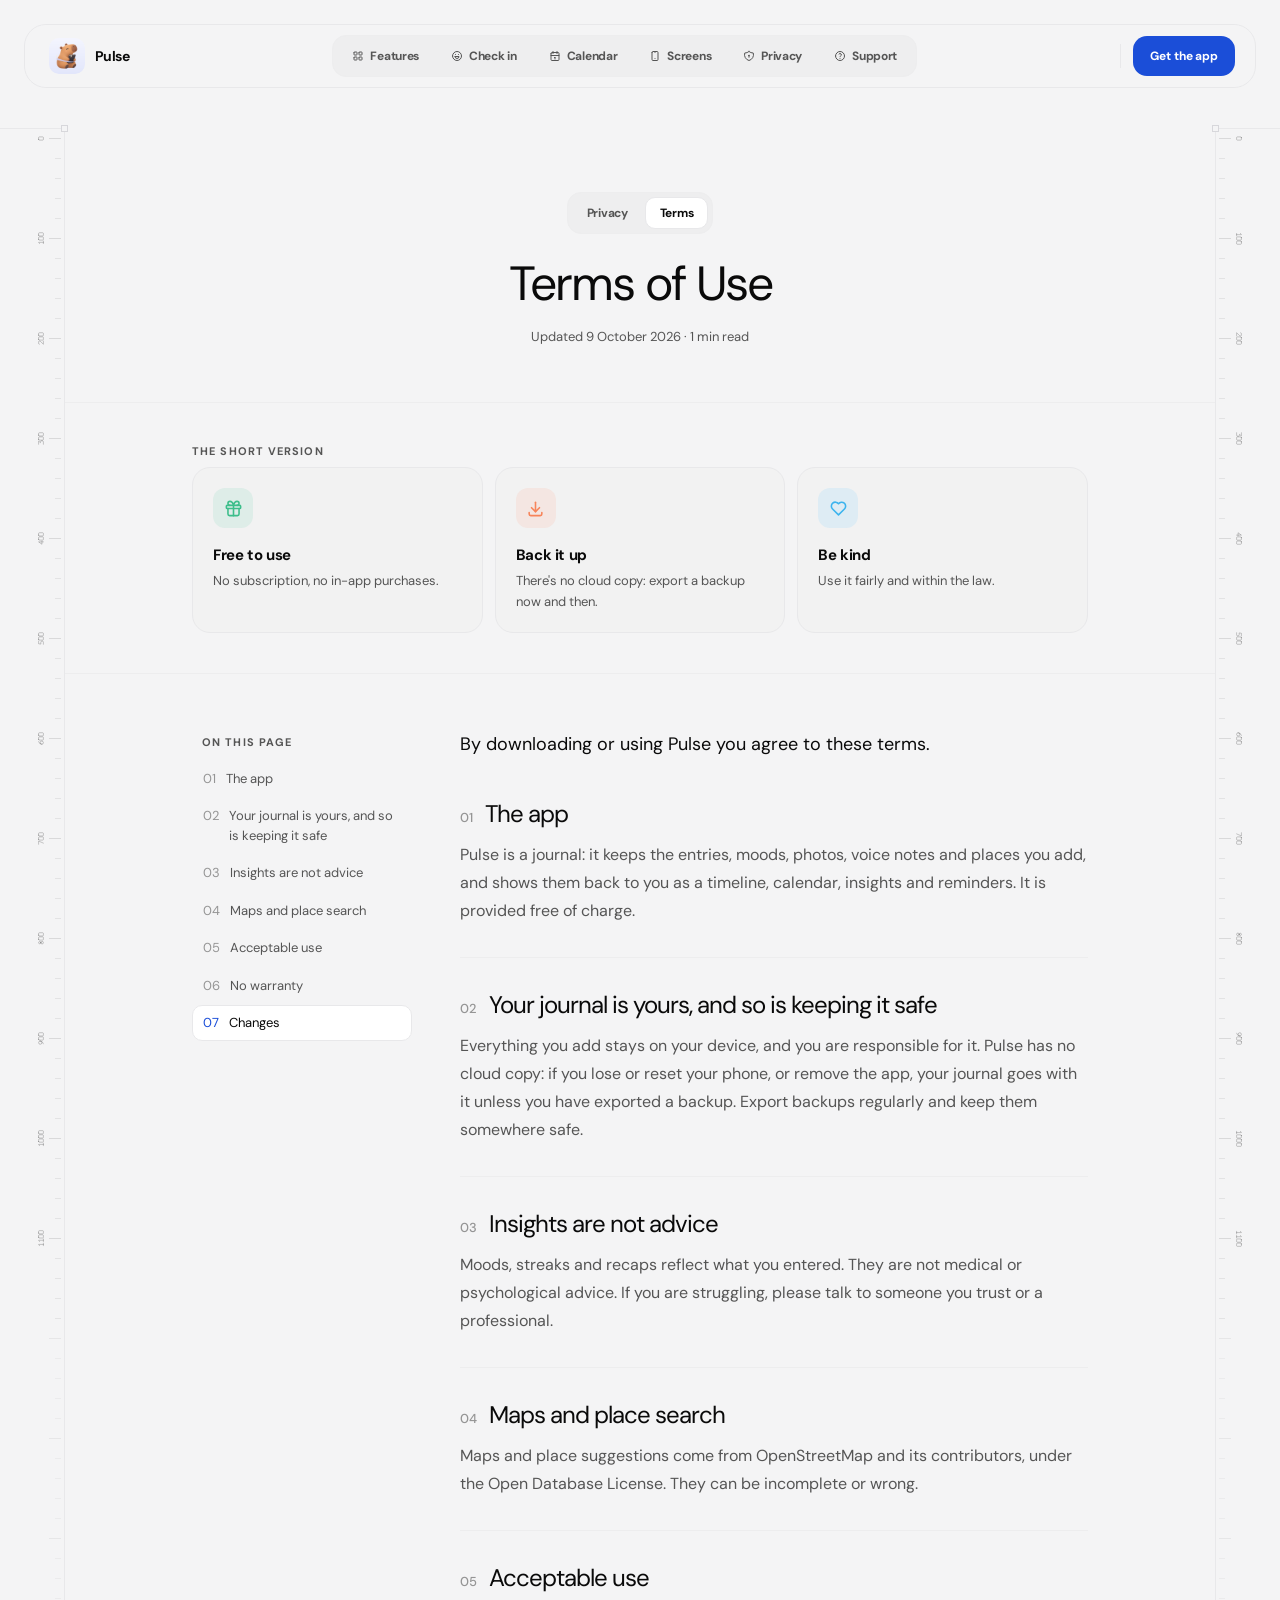
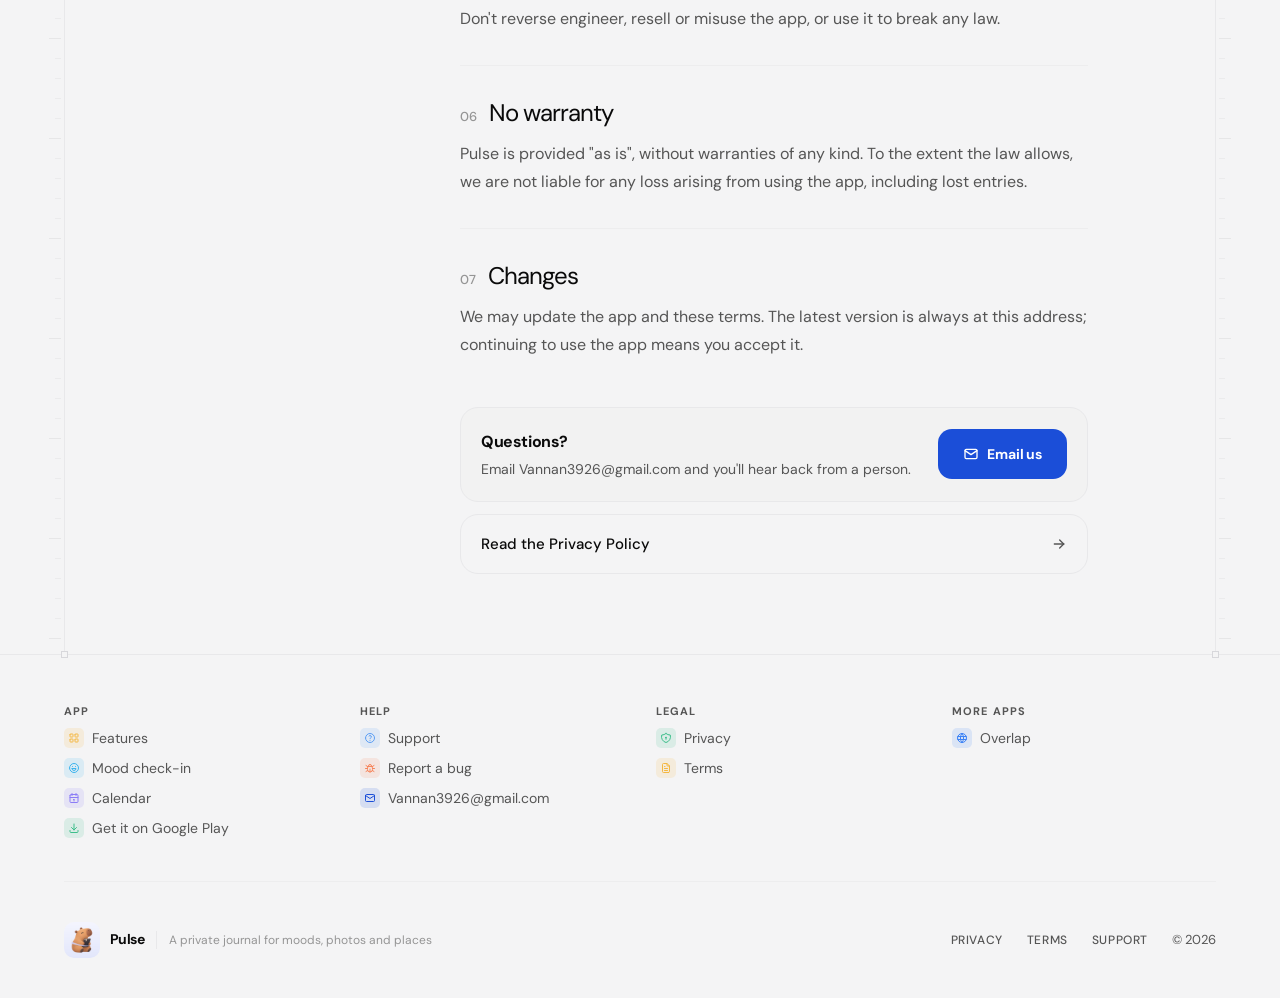
<file: terms/index.html>
<!doctype html><html lang="en"><head><meta charset="utf-8"><meta name="viewport" content="width=device-width,initial-scale=1">
<title>Terms of Use · Pulse</title><link rel="icon" href="../icon.png">
<link rel="stylesheet" href="../studio.css"><link rel="stylesheet" href="../site.css"></head><body>
<header class="nav">
  <a class="brand" href="../"><img src="../icon.png" alt="">Pulse</a>
  <nav class="navlinks" aria-label="Main"><a href="../#features"><svg class="i" viewBox="0 0 24 24" fill="none" stroke="currentColor" stroke-width="2" stroke-linecap="round" stroke-linejoin="round" aria-hidden="true"><path d="M4 5a1 1 0 0 1 1 -1h4a1 1 0 0 1 1 1v4a1 1 0 0 1 -1 1h-4a1 1 0 0 1 -1 -1l0 -4"/><path d="M14 5a1 1 0 0 1 1 -1h4a1 1 0 0 1 1 1v4a1 1 0 0 1 -1 1h-4a1 1 0 0 1 -1 -1l0 -4"/><path d="M4 15a1 1 0 0 1 1 -1h4a1 1 0 0 1 1 1v4a1 1 0 0 1 -1 1h-4a1 1 0 0 1 -1 -1l0 -4"/><path d="M14 15a1 1 0 0 1 1 -1h4a1 1 0 0 1 1 1v4a1 1 0 0 1 -1 1h-4a1 1 0 0 1 -1 -1l0 -4"/></svg>Features</a><a href="../#checkin"><svg class="i" viewBox="0 0 24 24" fill="none" stroke="currentColor" stroke-width="2" stroke-linecap="round" stroke-linejoin="round" aria-hidden="true"><path d="M3 12a9 9 0 1 0 18 0a9 9 0 1 0 -18 0"/><path d="M9 9l.01 0"/><path d="M15 9l.01 0"/><path d="M8 13a4 4 0 1 0 8 0h-8"/></svg>Check in</a><a href="../#calendar"><svg class="i" viewBox="0 0 24 24" fill="none" stroke="currentColor" stroke-width="2" stroke-linecap="round" stroke-linejoin="round" aria-hidden="true"><path d="M4 7a2 2 0 0 1 2 -2h12a2 2 0 0 1 2 2v12a2 2 0 0 1 -2 2h-12a2 2 0 0 1 -2 -2v-12"/><path d="M16 3v4"/><path d="M8 3v4"/><path d="M4 11h16"/><path d="M11 15h1"/><path d="M12 15v3"/></svg>Calendar</a><a href="../#screens"><svg class="i" viewBox="0 0 24 24" fill="none" stroke="currentColor" stroke-width="2" stroke-linecap="round" stroke-linejoin="round" aria-hidden="true"><path d="M6 5a2 2 0 0 1 2 -2h8a2 2 0 0 1 2 2v14a2 2 0 0 1 -2 2h-8a2 2 0 0 1 -2 -2v-14"/><path d="M11 4h2"/><path d="M12 17v.01"/></svg>Screens</a><a href="../privacy/"><svg class="i" viewBox="0 0 24 24" fill="none" stroke="currentColor" stroke-width="2" stroke-linecap="round" stroke-linejoin="round" aria-hidden="true"><path d="M12 3a12 12 0 0 0 8.5 3a12 12 0 0 1 -8.5 15a12 12 0 0 1 -8.5 -15a12 12 0 0 0 8.5 -3"/><path d="M11 11a1 1 0 1 0 2 0a1 1 0 1 0 -2 0"/><path d="M12 12l0 2.5"/></svg>Privacy</a><a href="../support/"><svg class="i" viewBox="0 0 24 24" fill="none" stroke="currentColor" stroke-width="2" stroke-linecap="round" stroke-linejoin="round" aria-hidden="true"><path d="M3 12a9 9 0 1 0 18 0a9 9 0 1 0 -18 0"/><path d="M12 17l0 .01"/><path d="M12 13.5a1.5 1.5 0 0 1 1 -1.5a2.6 2.6 0 1 0 -3 -4"/></svg>Support</a></nav>
  <div class="navright"><span class="divider"></span><a class="btn primary sm" href="https://play.google.com/store/apps/details?id=com.beingbriston.pulse">Get the app</a>
    <details class="menu"><summary class="iconbtn" aria-label="Menu"><svg class="i" viewBox="0 0 24 24" fill="none" stroke="currentColor" stroke-width="2" stroke-linecap="round" stroke-linejoin="round" aria-hidden="true"><path d="M4 6l16 0"/><path d="M4 12l16 0"/><path d="M4 18l16 0"/></svg></summary>
      <div class="menu-panel"><a href="../#features"><svg class="i" viewBox="0 0 24 24" fill="none" stroke="currentColor" stroke-width="2" stroke-linecap="round" stroke-linejoin="round" aria-hidden="true"><path d="M4 5a1 1 0 0 1 1 -1h4a1 1 0 0 1 1 1v4a1 1 0 0 1 -1 1h-4a1 1 0 0 1 -1 -1l0 -4"/><path d="M14 5a1 1 0 0 1 1 -1h4a1 1 0 0 1 1 1v4a1 1 0 0 1 -1 1h-4a1 1 0 0 1 -1 -1l0 -4"/><path d="M4 15a1 1 0 0 1 1 -1h4a1 1 0 0 1 1 1v4a1 1 0 0 1 -1 1h-4a1 1 0 0 1 -1 -1l0 -4"/><path d="M14 15a1 1 0 0 1 1 -1h4a1 1 0 0 1 1 1v4a1 1 0 0 1 -1 1h-4a1 1 0 0 1 -1 -1l0 -4"/></svg>Features</a><a href="../#checkin"><svg class="i" viewBox="0 0 24 24" fill="none" stroke="currentColor" stroke-width="2" stroke-linecap="round" stroke-linejoin="round" aria-hidden="true"><path d="M3 12a9 9 0 1 0 18 0a9 9 0 1 0 -18 0"/><path d="M9 9l.01 0"/><path d="M15 9l.01 0"/><path d="M8 13a4 4 0 1 0 8 0h-8"/></svg>Check in</a><a href="../#calendar"><svg class="i" viewBox="0 0 24 24" fill="none" stroke="currentColor" stroke-width="2" stroke-linecap="round" stroke-linejoin="round" aria-hidden="true"><path d="M4 7a2 2 0 0 1 2 -2h12a2 2 0 0 1 2 2v12a2 2 0 0 1 -2 2h-12a2 2 0 0 1 -2 -2v-12"/><path d="M16 3v4"/><path d="M8 3v4"/><path d="M4 11h16"/><path d="M11 15h1"/><path d="M12 15v3"/></svg>Calendar</a><a href="../#screens"><svg class="i" viewBox="0 0 24 24" fill="none" stroke="currentColor" stroke-width="2" stroke-linecap="round" stroke-linejoin="round" aria-hidden="true"><path d="M6 5a2 2 0 0 1 2 -2h8a2 2 0 0 1 2 2v14a2 2 0 0 1 -2 2h-8a2 2 0 0 1 -2 -2v-14"/><path d="M11 4h2"/><path d="M12 17v.01"/></svg>Screens</a><a href="../privacy/"><svg class="i" viewBox="0 0 24 24" fill="none" stroke="currentColor" stroke-width="2" stroke-linecap="round" stroke-linejoin="round" aria-hidden="true"><path d="M12 3a12 12 0 0 0 8.5 3a12 12 0 0 1 -8.5 15a12 12 0 0 1 -8.5 -15a12 12 0 0 0 8.5 -3"/><path d="M11 11a1 1 0 1 0 2 0a1 1 0 1 0 -2 0"/><path d="M12 12l0 2.5"/></svg>Privacy</a><a href="../support/"><svg class="i" viewBox="0 0 24 24" fill="none" stroke="currentColor" stroke-width="2" stroke-linecap="round" stroke-linejoin="round" aria-hidden="true"><path d="M3 12a9 9 0 1 0 18 0a9 9 0 1 0 -18 0"/><path d="M12 17l0 .01"/><path d="M12 13.5a1.5 1.5 0 0 1 1 -1.5a2.6 2.6 0 1 0 -3 -4"/></svg>Support</a><a class="btn primary" href="https://play.google.com/store/apps/details?id=com.beingbriston.pulse"><svg viewBox="0 0 24 24" fill="currentColor" aria-hidden="true"><path d="M4 2.8v18.4c0 .5.5.8.9.6L20.6 13a1 1 0 0 0 0-1.9L4.9 2.2c-.4-.2-.9.1-.9.6z"/></svg>Get it on Google Play</a></div>
    </details>
  </div>
</header>
<div class="canvas"><main class="frame"><header class="page-head"><div class="switch"><a class="" href="../privacy/">Privacy</a><a class="on" href="../terms/">Terms</a></div><h1>Terms of Use</h1>
<p class="meta">Updated 9 October 2026 · 1 min read</p></header>
<div class="short"><span class="kicker">The short version</span><div class="tiles"><div class="tile"><span class="icon" style="--tint:var(--great)"><svg class="i" viewBox="0 0 24 24" fill="none" stroke="currentColor" stroke-width="2" stroke-linecap="round" stroke-linejoin="round" aria-hidden="true"><path d="M3 9a1 1 0 0 1 1 -1h16a1 1 0 0 1 1 1v2a1 1 0 0 1 -1 1h-16a1 1 0 0 1 -1 -1l0 -2"/><path d="M12 8l0 13"/><path d="M19 12v7a2 2 0 0 1 -2 2h-10a2 2 0 0 1 -2 -2v-7"/><path d="M7.5 8a2.5 2.5 0 0 1 0 -5a4.8 8 0 0 1 4.5 5a4.8 8 0 0 1 4.5 -5a2.5 2.5 0 0 1 0 5"/></svg></span><strong>Free to use</strong><span>No subscription, no in-app purchases.</span></div><div class="tile"><span class="icon" style="--tint:var(--rough)"><svg class="i" viewBox="0 0 24 24" fill="none" stroke="currentColor" stroke-width="2" stroke-linecap="round" stroke-linejoin="round" aria-hidden="true"><path d="M4 17v2a2 2 0 0 0 2 2h12a2 2 0 0 0 2 -2v-2"/><path d="M7 11l5 5l5 -5"/><path d="M12 4l0 12"/></svg></span><strong>Back it up</strong><span>There's no cloud copy: export a backup now and then.</span></div><div class="tile"><span class="icon" style="--tint:var(--good)"><svg class="i" viewBox="0 0 24 24" fill="none" stroke="currentColor" stroke-width="2" stroke-linecap="round" stroke-linejoin="round" aria-hidden="true"><path d="M19.5 12.572l-7.5 7.428l-7.5 -7.428a5 5 0 1 1 7.5 -6.566a5 5 0 1 1 7.5 6.572"/></svg></span><strong>Be kind</strong><span>Use it fairly and within the law.</span></div></div></div>
<div class="legal-body"><nav class="toc" aria-label="On this page"><strong>On this page</strong><a href="#the-app"><span>01</span>The app</a><a href="#your-journal-is-yours-and-so-is-keeping-it-safe"><span>02</span>Your journal is yours, and so is keeping it safe</a><a href="#insights-are-not-advice"><span>03</span>Insights are not advice</a><a href="#maps-and-place-search"><span>04</span>Maps and place search</a><a href="#acceptable-use"><span>05</span>Acceptable use</a><a href="#no-warranty"><span>06</span>No warranty</a><a href="#changes"><span>07</span>Changes</a></nav>
<article class="prose"><p>By downloading or using Pulse you agree to these terms.</p><section id="the-app"><h2><span>01</span>The app</h2><p>Pulse is a journal: it keeps the entries, moods, photos, voice notes and places you add, and shows them back to you as a timeline, calendar, insights and reminders. It is provided free of charge.</p></section><section id="your-journal-is-yours-and-so-is-keeping-it-safe"><h2><span>02</span>Your journal is yours, and so is keeping it safe</h2><p>Everything you add stays on your device, and you are responsible for it. Pulse has no cloud copy: if you lose or reset your phone, or remove the app, your journal goes with it unless you have exported a backup. Export backups regularly and keep them somewhere safe.</p></section><section id="insights-are-not-advice"><h2><span>03</span>Insights are not advice</h2><p>Moods, streaks and recaps reflect what you entered. They are not medical or psychological advice. If you are struggling, please talk to someone you trust or a professional.</p></section><section id="maps-and-place-search"><h2><span>04</span>Maps and place search</h2><p>Maps and place suggestions come from OpenStreetMap and its contributors, under the Open Database License. They can be incomplete or wrong.</p></section><section id="acceptable-use"><h2><span>05</span>Acceptable use</h2><p>Don't reverse engineer, resell or misuse the app, or use it to break any law.</p></section><section id="no-warranty"><h2><span>06</span>No warranty</h2><p>Pulse is provided "as is", without warranties of any kind. To the extent the law allows, we are not liable for any loss arising from using the app, including lost entries.</p></section><section id="changes"><h2><span>07</span>Changes</h2><p>We may update the app and these terms. The latest version is always at this address; continuing to use the app means you accept it.</p></section>
<div class="mail"><div><strong>Questions?</strong><span>Email Vannan3926@gmail.com and you'll hear back from a person.</span></div><a class="btn primary" href="mailto:Vannan3926@gmail.com?subject=Pulse%20terms"><svg class="i" viewBox="0 0 24 24" fill="none" stroke="currentColor" stroke-width="2" stroke-linecap="round" stroke-linejoin="round" aria-hidden="true"><path d="M3 7a2 2 0 0 1 2 -2h14a2 2 0 0 1 2 2v10a2 2 0 0 1 -2 2h-14a2 2 0 0 1 -2 -2v-10"/><path d="M3 7l9 6l9 -6"/></svg>Email us</a></div>
<a class="next" href="../privacy/">Read the Privacy Policy <svg class="i" viewBox="0 0 24 24" fill="none" stroke="currentColor" stroke-width="2" stroke-linecap="round" stroke-linejoin="round" aria-hidden="true"><path d="M5 12l14 0"/><path d="M13 18l6 -6"/><path d="M13 6l6 6"/></svg></a></article></div></main></div>
<footer class="site">
  <nav class="cols" aria-label="Site"><div><span class="kicker">App</span><ul><li><a href="../#features"><span class="thumb" style="--tint:var(--ideas)"><svg class="i" viewBox="0 0 24 24" fill="none" stroke="currentColor" stroke-width="2" stroke-linecap="round" stroke-linejoin="round" aria-hidden="true"><path d="M4 5a1 1 0 0 1 1 -1h4a1 1 0 0 1 1 1v4a1 1 0 0 1 -1 1h-4a1 1 0 0 1 -1 -1l0 -4"/><path d="M14 5a1 1 0 0 1 1 -1h4a1 1 0 0 1 1 1v4a1 1 0 0 1 -1 1h-4a1 1 0 0 1 -1 -1l0 -4"/><path d="M4 15a1 1 0 0 1 1 -1h4a1 1 0 0 1 1 1v4a1 1 0 0 1 -1 1h-4a1 1 0 0 1 -1 -1l0 -4"/><path d="M14 15a1 1 0 0 1 1 -1h4a1 1 0 0 1 1 1v4a1 1 0 0 1 -1 1h-4a1 1 0 0 1 -1 -1l0 -4"/></svg></span>Features</a></li><li><a href="../#checkin"><span class="thumb" style="--tint:var(--good)"><svg class="i" viewBox="0 0 24 24" fill="none" stroke="currentColor" stroke-width="2" stroke-linecap="round" stroke-linejoin="round" aria-hidden="true"><path d="M3 12a9 9 0 1 0 18 0a9 9 0 1 0 -18 0"/><path d="M9 9l.01 0"/><path d="M15 9l.01 0"/><path d="M8 13a4 4 0 1 0 8 0h-8"/></svg></span>Mood check-in</a></li><li><a href="../#calendar"><span class="thumb" style="--tint:var(--personal)"><svg class="i" viewBox="0 0 24 24" fill="none" stroke="currentColor" stroke-width="2" stroke-linecap="round" stroke-linejoin="round" aria-hidden="true"><path d="M4 7a2 2 0 0 1 2 -2h12a2 2 0 0 1 2 2v12a2 2 0 0 1 -2 2h-12a2 2 0 0 1 -2 -2v-12"/><path d="M16 3v4"/><path d="M8 3v4"/><path d="M4 11h16"/><path d="M11 15h1"/><path d="M12 15v3"/></svg></span>Calendar</a></li><li><a href="https://play.google.com/store/apps/details?id=com.beingbriston.pulse"><span class="thumb" style="--tint:var(--great)"><svg class="i" viewBox="0 0 24 24" fill="none" stroke="currentColor" stroke-width="2" stroke-linecap="round" stroke-linejoin="round" aria-hidden="true"><path d="M4 17v2a2 2 0 0 0 2 2h12a2 2 0 0 0 2 -2v-2"/><path d="M7 11l5 5l5 -5"/><path d="M12 4l0 12"/></svg></span>Get it on Google Play</a></li></ul></div><div><span class="kicker">Help</span><ul><li><a href="../support/"><span class="thumb" style="--tint:var(--work)"><svg class="i" viewBox="0 0 24 24" fill="none" stroke="currentColor" stroke-width="2" stroke-linecap="round" stroke-linejoin="round" aria-hidden="true"><path d="M3 12a9 9 0 1 0 18 0a9 9 0 1 0 -18 0"/><path d="M12 17l0 .01"/><path d="M12 13.5a1.5 1.5 0 0 1 1 -1.5a2.6 2.6 0 1 0 -3 -4"/></svg></span>Support</a></li><li><a href="mailto:Vannan3926@gmail.com?subject=Pulse%20bug&body=What%20happened%3F%0A%0AWhat%20did%20you%20expect%3F%0A%0APhone%20and%20app%20version%20%28Settings%20%E2%80%BA%20About%29%3A%0A"><span class="thumb" style="--tint:var(--rough)"><svg class="i" viewBox="0 0 24 24" fill="none" stroke="currentColor" stroke-width="2" stroke-linecap="round" stroke-linejoin="round" aria-hidden="true"><path d="M9 9v-1a3 3 0 0 1 6 0v1"/><path d="M8 9h8a6 6 0 0 1 1 3v3a5 5 0 0 1 -10 0v-3a6 6 0 0 1 1 -3"/><path d="M3 13l4 0"/><path d="M17 13l4 0"/><path d="M12 20l0 -6"/><path d="M4 19l3.35 -2"/><path d="M20 19l-3.35 -2"/><path d="M4 7l3.75 2.4"/><path d="M20 7l-3.75 2.4"/></svg></span>Report a bug</a></li><li><a href="mailto:Vannan3926@gmail.com?subject=Pulse%20support"><span class="thumb" style="--tint:var(--accent)"><svg class="i" viewBox="0 0 24 24" fill="none" stroke="currentColor" stroke-width="2" stroke-linecap="round" stroke-linejoin="round" aria-hidden="true"><path d="M3 7a2 2 0 0 1 2 -2h14a2 2 0 0 1 2 2v10a2 2 0 0 1 -2 2h-14a2 2 0 0 1 -2 -2v-10"/><path d="M3 7l9 6l9 -6"/></svg></span>Vannan3926@gmail.com</a></li></ul></div><div><span class="kicker">Legal</span><ul><li><a href="../privacy/"><span class="thumb" style="--tint:var(--great)"><svg class="i" viewBox="0 0 24 24" fill="none" stroke="currentColor" stroke-width="2" stroke-linecap="round" stroke-linejoin="round" aria-hidden="true"><path d="M12 3a12 12 0 0 0 8.5 3a12 12 0 0 1 -8.5 15a12 12 0 0 1 -8.5 -15a12 12 0 0 0 8.5 -3"/><path d="M11 11a1 1 0 1 0 2 0a1 1 0 1 0 -2 0"/><path d="M12 12l0 2.5"/></svg></span>Privacy</a></li><li><a href="../terms/"><span class="thumb" style="--tint:var(--okay)"><svg class="i" viewBox="0 0 24 24" fill="none" stroke="currentColor" stroke-width="2" stroke-linecap="round" stroke-linejoin="round" aria-hidden="true"><path d="M14 3v4a1 1 0 0 0 1 1h4"/><path d="M17 21h-10a2 2 0 0 1 -2 -2v-14a2 2 0 0 1 2 -2h7l5 5v11a2 2 0 0 1 -2 2"/><path d="M9 9l1 0"/><path d="M9 13l6 0"/><path d="M9 17l6 0"/></svg></span>Terms</a></li></ul></div><div><span class="kicker">More apps</span><ul><li><a href="https://beingmani.github.io/Overlap-releases/"><span class="thumb" style="--tint:var(--t-blue)"><svg class="i" viewBox="0 0 24 24" fill="none" stroke="currentColor" stroke-width="2" stroke-linecap="round" stroke-linejoin="round" aria-hidden="true"><path d="M3 12a9 9 0 1 0 18 0a9 9 0 0 0 -18 0"/><path d="M3.6 9h16.8"/><path d="M3.6 15h16.8"/><path d="M11.5 3a17 17 0 0 0 0 18"/><path d="M12.5 3a17 17 0 0 1 0 18"/></svg></span>Overlap</a></li></ul></div></nav>
  <div class="bar">
    <div class="left"><a class="brand" href="../"><img src="../icon.png" alt="">Pulse</a><span class="tagline">A private journal for moods, photos and places</span></div>
    <nav aria-label="Legal"><a href="../privacy/">Privacy</a><a href="../terms/">Terms</a><a href="../support/">Support</a><span class="meta">© 2026</span></nav>
  </div>
</footer><script>
// Highlight the section you're reading in the contents list.
const links = [...document.querySelectorAll(".toc a")];
const seen = new IntersectionObserver((es) => es.forEach((e) => {
  if (e.isIntersecting) links.forEach((a) => a.classList.toggle("on", a.getAttribute("href") === "#" + e.target.id));
}), { rootMargin: "-20% 0px -70% 0px" });
document.querySelectorAll(".prose section[id]").forEach((s) => seen.observe(s));
</script></body></html>
</file>
<file: studio.css>
/* ==========================================================================
   Studio: shared website design system for the Overlap and Pulse sites.
   Modelled on figmaplugins.co, kept flat: no gradients, no shadows, no
   blur, no fades. Hairline borders do the work. See README.md.
   ========================================================================== */

/* -- Fonts: DM Sans 400 / 500 / 700, served from ./fonts ----------------- */
@font-face { font-family: "DM Sans"; src: url(fonts/DMSans-Regular.ttf) format("truetype"); font-weight: 400; font-style: normal; font-display: swap; }
@font-face { font-family: "DM Sans"; src: url(fonts/DMSans-Medium.ttf) format("truetype"); font-weight: 500; font-style: normal; font-display: swap; }
@font-face { font-family: "DM Sans"; src: url(fonts/DMSans-Bold.ttf) format("truetype"); font-weight: 700; font-style: normal; font-display: swap; }

/* -- Tokens (light). Apps set --accent-light / --accent-dark (+ --on-*) -- */
:root {
  color-scheme: light dark;

  /* Brand: each app sets these. */
  --accent: var(--accent-light, #1b4ed8);
  --on-accent: var(--on-accent-light, #ffffff);
  --accent-soft: color-mix(in srgb, var(--accent) 12%, var(--bg));

  /* Neutrals, straight from figmaplugins.co (shadcn zinc). */
  --bg: oklch(0.967 0.001 286.375);
  --fg: oklch(0.145 0 0);
  --card: oklch(1 0 0);
  --secondary: oklch(0.92 0.002 286.375);
  --muted: oklch(0.94 0.002 286.375);
  --muted-fg: oklch(0.45 0 0);
  --border: oklch(0.88 0.005 286.375);

  /* Flat stand-ins for figmaplugins' alpha tints (border/40, secondary/15...). */
  --line: color-mix(in srgb, var(--border) 40%, var(--bg));        /* frame, cards */
  --line-strong: color-mix(in srgb, var(--border) 70%, var(--bg)); /* hover borders */
  --line-soft: color-mix(in srgb, var(--border) 25%, var(--bg));   /* section rules */
  --surface: color-mix(in srgb, var(--secondary) 15%, var(--bg));  /* card fill */
  --surface-2: color-mix(in srgb, var(--secondary) 35%, var(--bg));/* pills, secondary btn */
  --surface-3: color-mix(in srgb, var(--secondary) 60%, var(--bg));/* hover */
  --faint-fg: color-mix(in srgb, var(--muted-fg) 60%, var(--bg));  /* captions */

  /* Shape and type. */
  --radius: 0.625rem;                      /* 10px  (rounded-lg) */
  --radius-xl: calc(var(--radius) * 1.4);  /* 14px  buttons, icon boxes */
  --radius-2xl: calc(var(--radius) * 1.8); /* 18px  cards */
  --radius-nav: 22px;
  --font: "DM Sans", "DM Sans Fallback", system-ui, -apple-system, "Segoe UI", Roboto, sans-serif;
  --mono: ui-monospace, "SF Mono", Menlo, Consolas, monospace;
  --w-display: 400;   /* headlines: regular, tight tracking */
  --w-strong: 700;    /* card titles, buttons (figmaplugins' 600 maps here) */
  --frame-w: 72rem;   /* 1152px content column */
  --nav-h: 64px;
  --nav-top: 24px;

  /* Tints for icon squares: set --tint on .icon / .chip svg / .thumb. */
  --t-blue: #3b82f6; --t-green: #22c55e; --t-violet: #8b5cf6; --t-orange: #f97316;
  --t-pink: #ec4899; --t-teal: #0d9488; --t-amber: #f59e0b; --t-red: #ef4444; --t-slate: #64748b;

  /* Ruler and corner art (SVG, flat). */
  --corner: url("data:image/svg+xml,%3Csvg xmlns='http://www.w3.org/2000/svg' width='7' height='7'%3E%3Crect x='.5' y='.5' width='6' height='6' fill='%23f4f4f5' stroke='%23d7d7db'/%3E%3C/svg%3E");
  --ruler-l: url("data:image/svg+xml,%3Csvg xmlns='http://www.w3.org/2000/svg' width='40' height='1200'%3E%3Cdefs%3E%3Cpath id='d0' d='M1 0h2a1 1 0 0 1 1 1v4a1 1 0 0 1-1 1H1a1 1 0 0 1-1-1V1a1 1 0 0 1 1-1z'/%3E%3Cpath id='d1' d='M.8 1.2 2.4 0v6M.8 6h3.2'/%3E%3Cpath id='d2' d='M0 1a1 1 0 0 1 1-1h2a1 1 0 0 1 1 1v.8L0 6h4'/%3E%3Cpath id='d3' d='M0 0h4L2 2.4h.8a1.8 1.8 0 0 1 0 3.6H0'/%3E%3Cpath id='d4' d='M3 6V0L0 4.2h4'/%3E%3Cpath id='d5' d='M4 0H.6L.2 2.8h2.3a1.6 1.6 0 0 1 0 3.2H0'/%3E%3Cpath id='d6' d='M3.4 0Q0 .8 0 4a2 2 0 0 0 4 0 2 2 0 0 0-4 0'/%3E%3Cpath id='d7' d='M0 0h4L1.4 6'/%3E%3Cpath id='d8' d='M2 2.8a1.4 1.4 0 1 1 0-2.8 1.4 1.4 0 1 1 0 2.8 1.6 1.6 0 1 0 0 3.2 1.6 1.6 0 1 0 0-3.2z'/%3E%3Cpath id='d9' d='M.6 6Q4 5.2 4 2a2 2 0 0 0-4 0 2 2 0 0 0 4 0'/%3E%3C/defs%3E%3Crect x='24' y='10' width='12' height='1' fill-opacity='.06'/%3E%3Cg transform='translate(16 10.5) rotate(-90) scale(.8)' fill='none' stroke='black' stroke-width='.9' stroke-linecap='round' stroke-linejoin='round' stroke-opacity='.3'%3E%3Cuse href='%23d0' x='-2.0' y='-3'/%3E%3C/g%3E%3Crect x='30' y='30' width='6' height='1' fill-opacity='.035'/%3E%3Crect x='30' y='50' width='6' height='1' fill-opacity='.035'/%3E%3Crect x='30' y='70' width='6' height='1' fill-opacity='.035'/%3E%3Crect x='30' y='90' width='6' height='1' fill-opacity='.035'/%3E%3Crect x='24' y='110' width='12' height='1' fill-opacity='.06'/%3E%3Cg transform='translate(16 110.5) rotate(-90) scale(.8)' fill='none' stroke='black' stroke-width='.9' stroke-linecap='round' stroke-linejoin='round' stroke-opacity='.3'%3E%3Cuse href='%23d1' x='-7.2' y='-3'/%3E%3Cuse href='%23d0' x='-2.0' y='-3'/%3E%3Cuse href='%23d0' x='3.2' y='-3'/%3E%3C/g%3E%3Crect x='30' y='130' width='6' height='1' fill-opacity='.035'/%3E%3Crect x='30' y='150' width='6' height='1' fill-opacity='.035'/%3E%3Crect x='30' y='170' width='6' height='1' fill-opacity='.035'/%3E%3Crect x='30' y='190' width='6' height='1' fill-opacity='.035'/%3E%3Crect x='24' y='210' width='12' height='1' fill-opacity='.06'/%3E%3Cg transform='translate(16 210.5) rotate(-90) scale(.8)' fill='none' stroke='black' stroke-width='.9' stroke-linecap='round' stroke-linejoin='round' stroke-opacity='.3'%3E%3Cuse href='%23d2' x='-7.2' y='-3'/%3E%3Cuse href='%23d0' x='-2.0' y='-3'/%3E%3Cuse href='%23d0' x='3.2' y='-3'/%3E%3C/g%3E%3Crect x='30' y='230' width='6' height='1' fill-opacity='.035'/%3E%3Crect x='30' y='250' width='6' height='1' fill-opacity='.035'/%3E%3Crect x='30' y='270' width='6' height='1' fill-opacity='.035'/%3E%3Crect x='30' y='290' width='6' height='1' fill-opacity='.035'/%3E%3Crect x='24' y='310' width='12' height='1' fill-opacity='.06'/%3E%3Cg transform='translate(16 310.5) rotate(-90) scale(.8)' fill='none' stroke='black' stroke-width='.9' stroke-linecap='round' stroke-linejoin='round' stroke-opacity='.3'%3E%3Cuse href='%23d3' x='-7.2' y='-3'/%3E%3Cuse href='%23d0' x='-2.0' y='-3'/%3E%3Cuse href='%23d0' x='3.2' y='-3'/%3E%3C/g%3E%3Crect x='30' y='330' width='6' height='1' fill-opacity='.035'/%3E%3Crect x='30' y='350' width='6' height='1' fill-opacity='.035'/%3E%3Crect x='30' y='370' width='6' height='1' fill-opacity='.035'/%3E%3Crect x='30' y='390' width='6' height='1' fill-opacity='.035'/%3E%3Crect x='24' y='410' width='12' height='1' fill-opacity='.06'/%3E%3Cg transform='translate(16 410.5) rotate(-90) scale(.8)' fill='none' stroke='black' stroke-width='.9' stroke-linecap='round' stroke-linejoin='round' stroke-opacity='.3'%3E%3Cuse href='%23d4' x='-7.2' y='-3'/%3E%3Cuse href='%23d0' x='-2.0' y='-3'/%3E%3Cuse href='%23d0' x='3.2' y='-3'/%3E%3C/g%3E%3Crect x='30' y='430' width='6' height='1' fill-opacity='.035'/%3E%3Crect x='30' y='450' width='6' height='1' fill-opacity='.035'/%3E%3Crect x='30' y='470' width='6' height='1' fill-opacity='.035'/%3E%3Crect x='30' y='490' width='6' height='1' fill-opacity='.035'/%3E%3Crect x='24' y='510' width='12' height='1' fill-opacity='.06'/%3E%3Cg transform='translate(16 510.5) rotate(-90) scale(.8)' fill='none' stroke='black' stroke-width='.9' stroke-linecap='round' stroke-linejoin='round' stroke-opacity='.3'%3E%3Cuse href='%23d5' x='-7.2' y='-3'/%3E%3Cuse href='%23d0' x='-2.0' y='-3'/%3E%3Cuse href='%23d0' x='3.2' y='-3'/%3E%3C/g%3E%3Crect x='30' y='530' width='6' height='1' fill-opacity='.035'/%3E%3Crect x='30' y='550' width='6' height='1' fill-opacity='.035'/%3E%3Crect x='30' y='570' width='6' height='1' fill-opacity='.035'/%3E%3Crect x='30' y='590' width='6' height='1' fill-opacity='.035'/%3E%3Crect x='24' y='610' width='12' height='1' fill-opacity='.06'/%3E%3Cg transform='translate(16 610.5) rotate(-90) scale(.8)' fill='none' stroke='black' stroke-width='.9' stroke-linecap='round' stroke-linejoin='round' stroke-opacity='.3'%3E%3Cuse href='%23d6' x='-7.2' y='-3'/%3E%3Cuse href='%23d0' x='-2.0' y='-3'/%3E%3Cuse href='%23d0' x='3.2' y='-3'/%3E%3C/g%3E%3Crect x='30' y='630' width='6' height='1' fill-opacity='.035'/%3E%3Crect x='30' y='650' width='6' height='1' fill-opacity='.035'/%3E%3Crect x='30' y='670' width='6' height='1' fill-opacity='.035'/%3E%3Crect x='30' y='690' width='6' height='1' fill-opacity='.035'/%3E%3Crect x='24' y='710' width='12' height='1' fill-opacity='.06'/%3E%3Cg transform='translate(16 710.5) rotate(-90) scale(.8)' fill='none' stroke='black' stroke-width='.9' stroke-linecap='round' stroke-linejoin='round' stroke-opacity='.3'%3E%3Cuse href='%23d7' x='-7.2' y='-3'/%3E%3Cuse href='%23d0' x='-2.0' y='-3'/%3E%3Cuse href='%23d0' x='3.2' y='-3'/%3E%3C/g%3E%3Crect x='30' y='730' width='6' height='1' fill-opacity='.035'/%3E%3Crect x='30' y='750' width='6' height='1' fill-opacity='.035'/%3E%3Crect x='30' y='770' width='6' height='1' fill-opacity='.035'/%3E%3Crect x='30' y='790' width='6' height='1' fill-opacity='.035'/%3E%3Crect x='24' y='810' width='12' height='1' fill-opacity='.06'/%3E%3Cg transform='translate(16 810.5) rotate(-90) scale(.8)' fill='none' stroke='black' stroke-width='.9' stroke-linecap='round' stroke-linejoin='round' stroke-opacity='.3'%3E%3Cuse href='%23d8' x='-7.2' y='-3'/%3E%3Cuse href='%23d0' x='-2.0' y='-3'/%3E%3Cuse href='%23d0' x='3.2' y='-3'/%3E%3C/g%3E%3Crect x='30' y='830' width='6' height='1' fill-opacity='.035'/%3E%3Crect x='30' y='850' width='6' height='1' fill-opacity='.035'/%3E%3Crect x='30' y='870' width='6' height='1' fill-opacity='.035'/%3E%3Crect x='30' y='890' width='6' height='1' fill-opacity='.035'/%3E%3Crect x='24' y='910' width='12' height='1' fill-opacity='.06'/%3E%3Cg transform='translate(16 910.5) rotate(-90) scale(.8)' fill='none' stroke='black' stroke-width='.9' stroke-linecap='round' stroke-linejoin='round' stroke-opacity='.3'%3E%3Cuse href='%23d9' x='-7.2' y='-3'/%3E%3Cuse href='%23d0' x='-2.0' y='-3'/%3E%3Cuse href='%23d0' x='3.2' y='-3'/%3E%3C/g%3E%3Crect x='30' y='930' width='6' height='1' fill-opacity='.035'/%3E%3Crect x='30' y='950' width='6' height='1' fill-opacity='.035'/%3E%3Crect x='30' y='970' width='6' height='1' fill-opacity='.035'/%3E%3Crect x='30' y='990' width='6' height='1' fill-opacity='.035'/%3E%3Crect x='24' y='1010' width='12' height='1' fill-opacity='.06'/%3E%3Cg transform='translate(16 1010.5) rotate(-90) scale(.8)' fill='none' stroke='black' stroke-width='.9' stroke-linecap='round' stroke-linejoin='round' stroke-opacity='.3'%3E%3Cuse href='%23d1' x='-9.8' y='-3'/%3E%3Cuse href='%23d0' x='-4.6' y='-3'/%3E%3Cuse href='%23d0' x='0.6' y='-3'/%3E%3Cuse href='%23d0' x='5.8' y='-3'/%3E%3C/g%3E%3Crect x='30' y='1030' width='6' height='1' fill-opacity='.035'/%3E%3Crect x='30' y='1050' width='6' height='1' fill-opacity='.035'/%3E%3Crect x='30' y='1070' width='6' height='1' fill-opacity='.035'/%3E%3Crect x='30' y='1090' width='6' height='1' fill-opacity='.035'/%3E%3Crect x='24' y='1110' width='12' height='1' fill-opacity='.06'/%3E%3Cg transform='translate(16 1110.5) rotate(-90) scale(.8)' fill='none' stroke='black' stroke-width='.9' stroke-linecap='round' stroke-linejoin='round' stroke-opacity='.3'%3E%3Cuse href='%23d1' x='-9.8' y='-3'/%3E%3Cuse href='%23d1' x='-4.6' y='-3'/%3E%3Cuse href='%23d0' x='0.6' y='-3'/%3E%3Cuse href='%23d0' x='5.8' y='-3'/%3E%3C/g%3E%3Crect x='30' y='1130' width='6' height='1' fill-opacity='.035'/%3E%3Crect x='30' y='1150' width='6' height='1' fill-opacity='.035'/%3E%3Crect x='30' y='1170' width='6' height='1' fill-opacity='.035'/%3E%3Crect x='30' y='1190' width='6' height='1' fill-opacity='.035'/%3E%3C/svg%3E"), url("data:image/svg+xml,%3Csvg xmlns='http://www.w3.org/2000/svg' width='40' height='100'%3E%3Crect x='24' y='10' width='12' height='1' fill-opacity='.06'/%3E%3Crect x='30' y='30' width='6' height='1' fill-opacity='.035'/%3E%3Crect x='30' y='50' width='6' height='1' fill-opacity='.035'/%3E%3Crect x='30' y='70' width='6' height='1' fill-opacity='.035'/%3E%3Crect x='30' y='90' width='6' height='1' fill-opacity='.035'/%3E%3C/svg%3E");
  --ruler-r: url("data:image/svg+xml,%3Csvg xmlns='http://www.w3.org/2000/svg' width='40' height='1200'%3E%3Cdefs%3E%3Cpath id='d0' d='M1 0h2a1 1 0 0 1 1 1v4a1 1 0 0 1-1 1H1a1 1 0 0 1-1-1V1a1 1 0 0 1 1-1z'/%3E%3Cpath id='d1' d='M.8 1.2 2.4 0v6M.8 6h3.2'/%3E%3Cpath id='d2' d='M0 1a1 1 0 0 1 1-1h2a1 1 0 0 1 1 1v.8L0 6h4'/%3E%3Cpath id='d3' d='M0 0h4L2 2.4h.8a1.8 1.8 0 0 1 0 3.6H0'/%3E%3Cpath id='d4' d='M3 6V0L0 4.2h4'/%3E%3Cpath id='d5' d='M4 0H.6L.2 2.8h2.3a1.6 1.6 0 0 1 0 3.2H0'/%3E%3Cpath id='d6' d='M3.4 0Q0 .8 0 4a2 2 0 0 0 4 0 2 2 0 0 0-4 0'/%3E%3Cpath id='d7' d='M0 0h4L1.4 6'/%3E%3Cpath id='d8' d='M2 2.8a1.4 1.4 0 1 1 0-2.8 1.4 1.4 0 1 1 0 2.8 1.6 1.6 0 1 0 0 3.2 1.6 1.6 0 1 0 0-3.2z'/%3E%3Cpath id='d9' d='M.6 6Q4 5.2 4 2a2 2 0 0 0-4 0 2 2 0 0 0 4 0'/%3E%3C/defs%3E%3Crect x='4' y='10' width='12' height='1' fill-opacity='.06'/%3E%3Cg transform='translate(24 10.5) rotate(90) scale(.8)' fill='none' stroke='black' stroke-width='.9' stroke-linecap='round' stroke-linejoin='round' stroke-opacity='.3'%3E%3Cuse href='%23d0' x='-2.0' y='-3'/%3E%3C/g%3E%3Crect x='4' y='30' width='6' height='1' fill-opacity='.035'/%3E%3Crect x='4' y='50' width='6' height='1' fill-opacity='.035'/%3E%3Crect x='4' y='70' width='6' height='1' fill-opacity='.035'/%3E%3Crect x='4' y='90' width='6' height='1' fill-opacity='.035'/%3E%3Crect x='4' y='110' width='12' height='1' fill-opacity='.06'/%3E%3Cg transform='translate(24 110.5) rotate(90) scale(.8)' fill='none' stroke='black' stroke-width='.9' stroke-linecap='round' stroke-linejoin='round' stroke-opacity='.3'%3E%3Cuse href='%23d1' x='-7.2' y='-3'/%3E%3Cuse href='%23d0' x='-2.0' y='-3'/%3E%3Cuse href='%23d0' x='3.2' y='-3'/%3E%3C/g%3E%3Crect x='4' y='130' width='6' height='1' fill-opacity='.035'/%3E%3Crect x='4' y='150' width='6' height='1' fill-opacity='.035'/%3E%3Crect x='4' y='170' width='6' height='1' fill-opacity='.035'/%3E%3Crect x='4' y='190' width='6' height='1' fill-opacity='.035'/%3E%3Crect x='4' y='210' width='12' height='1' fill-opacity='.06'/%3E%3Cg transform='translate(24 210.5) rotate(90) scale(.8)' fill='none' stroke='black' stroke-width='.9' stroke-linecap='round' stroke-linejoin='round' stroke-opacity='.3'%3E%3Cuse href='%23d2' x='-7.2' y='-3'/%3E%3Cuse href='%23d0' x='-2.0' y='-3'/%3E%3Cuse href='%23d0' x='3.2' y='-3'/%3E%3C/g%3E%3Crect x='4' y='230' width='6' height='1' fill-opacity='.035'/%3E%3Crect x='4' y='250' width='6' height='1' fill-opacity='.035'/%3E%3Crect x='4' y='270' width='6' height='1' fill-opacity='.035'/%3E%3Crect x='4' y='290' width='6' height='1' fill-opacity='.035'/%3E%3Crect x='4' y='310' width='12' height='1' fill-opacity='.06'/%3E%3Cg transform='translate(24 310.5) rotate(90) scale(.8)' fill='none' stroke='black' stroke-width='.9' stroke-linecap='round' stroke-linejoin='round' stroke-opacity='.3'%3E%3Cuse href='%23d3' x='-7.2' y='-3'/%3E%3Cuse href='%23d0' x='-2.0' y='-3'/%3E%3Cuse href='%23d0' x='3.2' y='-3'/%3E%3C/g%3E%3Crect x='4' y='330' width='6' height='1' fill-opacity='.035'/%3E%3Crect x='4' y='350' width='6' height='1' fill-opacity='.035'/%3E%3Crect x='4' y='370' width='6' height='1' fill-opacity='.035'/%3E%3Crect x='4' y='390' width='6' height='1' fill-opacity='.035'/%3E%3Crect x='4' y='410' width='12' height='1' fill-opacity='.06'/%3E%3Cg transform='translate(24 410.5) rotate(90) scale(.8)' fill='none' stroke='black' stroke-width='.9' stroke-linecap='round' stroke-linejoin='round' stroke-opacity='.3'%3E%3Cuse href='%23d4' x='-7.2' y='-3'/%3E%3Cuse href='%23d0' x='-2.0' y='-3'/%3E%3Cuse href='%23d0' x='3.2' y='-3'/%3E%3C/g%3E%3Crect x='4' y='430' width='6' height='1' fill-opacity='.035'/%3E%3Crect x='4' y='450' width='6' height='1' fill-opacity='.035'/%3E%3Crect x='4' y='470' width='6' height='1' fill-opacity='.035'/%3E%3Crect x='4' y='490' width='6' height='1' fill-opacity='.035'/%3E%3Crect x='4' y='510' width='12' height='1' fill-opacity='.06'/%3E%3Cg transform='translate(24 510.5) rotate(90) scale(.8)' fill='none' stroke='black' stroke-width='.9' stroke-linecap='round' stroke-linejoin='round' stroke-opacity='.3'%3E%3Cuse href='%23d5' x='-7.2' y='-3'/%3E%3Cuse href='%23d0' x='-2.0' y='-3'/%3E%3Cuse href='%23d0' x='3.2' y='-3'/%3E%3C/g%3E%3Crect x='4' y='530' width='6' height='1' fill-opacity='.035'/%3E%3Crect x='4' y='550' width='6' height='1' fill-opacity='.035'/%3E%3Crect x='4' y='570' width='6' height='1' fill-opacity='.035'/%3E%3Crect x='4' y='590' width='6' height='1' fill-opacity='.035'/%3E%3Crect x='4' y='610' width='12' height='1' fill-opacity='.06'/%3E%3Cg transform='translate(24 610.5) rotate(90) scale(.8)' fill='none' stroke='black' stroke-width='.9' stroke-linecap='round' stroke-linejoin='round' stroke-opacity='.3'%3E%3Cuse href='%23d6' x='-7.2' y='-3'/%3E%3Cuse href='%23d0' x='-2.0' y='-3'/%3E%3Cuse href='%23d0' x='3.2' y='-3'/%3E%3C/g%3E%3Crect x='4' y='630' width='6' height='1' fill-opacity='.035'/%3E%3Crect x='4' y='650' width='6' height='1' fill-opacity='.035'/%3E%3Crect x='4' y='670' width='6' height='1' fill-opacity='.035'/%3E%3Crect x='4' y='690' width='6' height='1' fill-opacity='.035'/%3E%3Crect x='4' y='710' width='12' height='1' fill-opacity='.06'/%3E%3Cg transform='translate(24 710.5) rotate(90) scale(.8)' fill='none' stroke='black' stroke-width='.9' stroke-linecap='round' stroke-linejoin='round' stroke-opacity='.3'%3E%3Cuse href='%23d7' x='-7.2' y='-3'/%3E%3Cuse href='%23d0' x='-2.0' y='-3'/%3E%3Cuse href='%23d0' x='3.2' y='-3'/%3E%3C/g%3E%3Crect x='4' y='730' width='6' height='1' fill-opacity='.035'/%3E%3Crect x='4' y='750' width='6' height='1' fill-opacity='.035'/%3E%3Crect x='4' y='770' width='6' height='1' fill-opacity='.035'/%3E%3Crect x='4' y='790' width='6' height='1' fill-opacity='.035'/%3E%3Crect x='4' y='810' width='12' height='1' fill-opacity='.06'/%3E%3Cg transform='translate(24 810.5) rotate(90) scale(.8)' fill='none' stroke='black' stroke-width='.9' stroke-linecap='round' stroke-linejoin='round' stroke-opacity='.3'%3E%3Cuse href='%23d8' x='-7.2' y='-3'/%3E%3Cuse href='%23d0' x='-2.0' y='-3'/%3E%3Cuse href='%23d0' x='3.2' y='-3'/%3E%3C/g%3E%3Crect x='4' y='830' width='6' height='1' fill-opacity='.035'/%3E%3Crect x='4' y='850' width='6' height='1' fill-opacity='.035'/%3E%3Crect x='4' y='870' width='6' height='1' fill-opacity='.035'/%3E%3Crect x='4' y='890' width='6' height='1' fill-opacity='.035'/%3E%3Crect x='4' y='910' width='12' height='1' fill-opacity='.06'/%3E%3Cg transform='translate(24 910.5) rotate(90) scale(.8)' fill='none' stroke='black' stroke-width='.9' stroke-linecap='round' stroke-linejoin='round' stroke-opacity='.3'%3E%3Cuse href='%23d9' x='-7.2' y='-3'/%3E%3Cuse href='%23d0' x='-2.0' y='-3'/%3E%3Cuse href='%23d0' x='3.2' y='-3'/%3E%3C/g%3E%3Crect x='4' y='930' width='6' height='1' fill-opacity='.035'/%3E%3Crect x='4' y='950' width='6' height='1' fill-opacity='.035'/%3E%3Crect x='4' y='970' width='6' height='1' fill-opacity='.035'/%3E%3Crect x='4' y='990' width='6' height='1' fill-opacity='.035'/%3E%3Crect x='4' y='1010' width='12' height='1' fill-opacity='.06'/%3E%3Cg transform='translate(24 1010.5) rotate(90) scale(.8)' fill='none' stroke='black' stroke-width='.9' stroke-linecap='round' stroke-linejoin='round' stroke-opacity='.3'%3E%3Cuse href='%23d1' x='-9.8' y='-3'/%3E%3Cuse href='%23d0' x='-4.6' y='-3'/%3E%3Cuse href='%23d0' x='0.6' y='-3'/%3E%3Cuse href='%23d0' x='5.8' y='-3'/%3E%3C/g%3E%3Crect x='4' y='1030' width='6' height='1' fill-opacity='.035'/%3E%3Crect x='4' y='1050' width='6' height='1' fill-opacity='.035'/%3E%3Crect x='4' y='1070' width='6' height='1' fill-opacity='.035'/%3E%3Crect x='4' y='1090' width='6' height='1' fill-opacity='.035'/%3E%3Crect x='4' y='1110' width='12' height='1' fill-opacity='.06'/%3E%3Cg transform='translate(24 1110.5) rotate(90) scale(.8)' fill='none' stroke='black' stroke-width='.9' stroke-linecap='round' stroke-linejoin='round' stroke-opacity='.3'%3E%3Cuse href='%23d1' x='-9.8' y='-3'/%3E%3Cuse href='%23d1' x='-4.6' y='-3'/%3E%3Cuse href='%23d0' x='0.6' y='-3'/%3E%3Cuse href='%23d0' x='5.8' y='-3'/%3E%3C/g%3E%3Crect x='4' y='1130' width='6' height='1' fill-opacity='.035'/%3E%3Crect x='4' y='1150' width='6' height='1' fill-opacity='.035'/%3E%3Crect x='4' y='1170' width='6' height='1' fill-opacity='.035'/%3E%3Crect x='4' y='1190' width='6' height='1' fill-opacity='.035'/%3E%3C/svg%3E"), url("data:image/svg+xml,%3Csvg xmlns='http://www.w3.org/2000/svg' width='40' height='100'%3E%3Crect x='4' y='10' width='12' height='1' fill-opacity='.06'/%3E%3Crect x='4' y='30' width='6' height='1' fill-opacity='.035'/%3E%3Crect x='4' y='50' width='6' height='1' fill-opacity='.035'/%3E%3Crect x='4' y='70' width='6' height='1' fill-opacity='.035'/%3E%3Crect x='4' y='90' width='6' height='1' fill-opacity='.035'/%3E%3C/svg%3E");
}

/* -- Tokens (dark): figmaplugins' .dark block, alpha borders made solid --- */
@media (prefers-color-scheme: dark) {
  :root {
    --accent: var(--accent-dark, #6b93f6);
    --on-accent: var(--on-accent-dark, #0a0a0a);
    --accent-soft: color-mix(in srgb, var(--accent) 16%, var(--bg));
    --bg: oklch(0.145 0 0);
    --fg: oklch(0.985 0 0);
    --card: oklch(0.205 0 0);
    --secondary: oklch(0.269 0 0);
    --muted: oklch(0.269 0 0);
    --muted-fg: oklch(0.708 0 0);
    --border: color-mix(in srgb, #fff 12%, var(--bg));
    --line: color-mix(in srgb, #fff 7%, var(--bg));
    --line-strong: color-mix(in srgb, #fff 13%, var(--bg));
    --line-soft: color-mix(in srgb, #fff 5%, var(--bg));
    --surface: color-mix(in srgb, var(--secondary) 25%, var(--bg));
    --surface-2: color-mix(in srgb, var(--secondary) 45%, var(--bg));
    --surface-3: color-mix(in srgb, var(--secondary) 75%, var(--bg));
    --corner: url("data:image/svg+xml,%3Csvg xmlns='http://www.w3.org/2000/svg' width='7' height='7'%3E%3Crect x='.5' y='.5' width='6' height='6' fill='%230a0a0a' stroke='%232b2b2b'/%3E%3C/svg%3E");
  }
}

/* -- Base -------------------------------------------------------------- */
*, *::before, *::after { box-sizing: border-box; }
html { -webkit-text-size-adjust: 100%; scroll-padding-top: calc(var(--nav-top) + var(--nav-h) + 24px); }
body {
  margin: 0; background: var(--bg); color: var(--fg);
  font-family: var(--font); font-size: 16px; line-height: 1.5; font-weight: 400;
  -webkit-font-smoothing: antialiased; -moz-osx-font-smoothing: grayscale;
  text-rendering: optimizeLegibility; overflow-x: clip;
}
img, svg, video { display: block; max-width: 100%; }
a { color: inherit; text-decoration: none; }
h1, h2, h3, h4, p, ul, ol, figure { margin: 0; }
ul, ol { padding: 0; list-style: none; }
button { font: inherit; color: inherit; }
::selection { background: var(--accent-soft); }
:focus-visible { outline: 2px solid var(--accent); outline-offset: 2px; border-radius: 6px; }
.sr-only { position: absolute; width: 1px; height: 1px; overflow: hidden; clip: rect(0 0 0 0); white-space: nowrap; }
svg.i { width: 14px; height: 14px; flex: none; }            /* inline icon helper */

/* -- Canvas + frame: the hairline column with rulers and corner squares --- */
/* <div class="canvas"><div class="frame"> sections </div></div>             */
.canvas {
  position: relative; overflow-x: clip;
  margin-top: calc(var(--nav-top) + var(--nav-h) + 40px);   /* pt-32 on desktop */
  border-block: 1px solid var(--line);
}
.canvas::before, .canvas::after {           /* corner squares, top and bottom pair */
  content: ""; position: absolute; z-index: 2; pointer-events: none; height: 7px;
  left: calc(50% - min(100%, var(--frame-w)) / 2 - 3px);
  width: calc(min(100%, var(--frame-w)) + 6px);
  background: var(--corner) left top / 7px 7px no-repeat, var(--corner) right top / 7px 7px no-repeat;
}
.canvas::before { top: -4px; }
.canvas::after { bottom: -4px; }
.frame {
  position: relative; max-width: var(--frame-w); margin: -1px auto 0;
  background: var(--bg); border-inline: 1px solid var(--line); min-height: 60vh;
}
.frame::before, .frame::after {             /* Figma-style rulers, 40px outside each side */
  content: ""; position: absolute; top: 0; bottom: 0; width: 40px; pointer-events: none;
  background: var(--fg);
  -webkit-mask-repeat: no-repeat, repeat-y; mask-repeat: no-repeat, repeat-y;
  -webkit-mask-position: 0 0, 0 1200px; mask-position: 0 0, 0 1200px;
}
.frame::before { right: 100%; -webkit-mask-image: var(--ruler-l); mask-image: var(--ruler-l); }
.frame::after { left: 100%; -webkit-mask-image: var(--ruler-r); mask-image: var(--ruler-r); }
@media (max-width: 1259px) { .frame::before, .frame::after { display: none; } }
@media (max-width: 767px) { .canvas { margin-top: calc(16px + 56px + 24px); } }

/* -- Floating nav: brand left, segmented links centre, actions right ------ */
.nav {
  position: fixed; z-index: 50; top: var(--nav-top); left: var(--nav-top); right: var(--nav-top);
  max-width: 80rem; margin-inline: auto; height: var(--nav-h);
  display: flex; align-items: center; justify-content: space-between; gap: 12px;
  padding: 0 20px; border-radius: var(--radius-nav);
  background: var(--bg); border: 1px solid var(--line);
}
.brand {                                   /* logo + product name */
  display: inline-flex; align-items: center; gap: 10px; padding: 4px; border-radius: 12px;
  font-size: 14px; font-weight: 700; letter-spacing: -0.04em; white-space: nowrap;
}
.brand img, .brand .logo { width: 36px; height: 36px; border-radius: 10px; flex: none; object-fit: cover; }
.brand span.logo { display: grid; place-items: center; background: var(--accent); color: var(--on-accent); }
.brand .logo svg { width: 18px; height: 18px; }
footer.site .brand .logo { width: 32px; height: 32px; border-radius: 9px; }
footer.site .brand .logo svg { width: 16px; height: 16px; }
.brand .sep { color: var(--line-strong); font-weight: 400; padding-inline: 2px; }
.navlinks {                                /* centre segmented pill */
  display: none; align-items: center; padding: 4px; gap: 2px;
  border-radius: var(--radius-xl); background: var(--surface-2); border: 1px solid var(--line-soft);
}
.navlinks a {
  position: relative; display: inline-flex; align-items: center; gap: 6px;
  padding: 6px 14px; border-radius: var(--radius); border: 1px solid transparent;
  font-size: 12px; font-weight: 700; letter-spacing: -0.025em; white-space: nowrap; color: var(--muted-fg);
  transition: color .15s, background-color .15s;
}
.navlinks a svg { width: 12px; height: 12px; }
.navlinks a:hover { color: var(--fg); background: var(--surface-3); }
.navlinks a.on, .navlinks a[aria-current="page"] { color: var(--fg); background: var(--card); border-color: var(--line); }
.navlinks a.on::after, .navlinks a[aria-current="page"]::after {   /* accent dot under the active tab */
  content: ""; position: absolute; left: 50%; bottom: -5px; width: 4px; height: 4px; margin-left: -2px;
  border-radius: 50%; background: var(--accent);
}
.navright { display: flex; align-items: center; gap: 8px; }
.navright .divider { display: none; width: 1px; height: 24px; background: var(--line); margin-inline: 4px; }
.iconbtn {                                 /* square icon button (menu, store, GitHub) */
  display: inline-flex; align-items: center; justify-content: center; width: 40px; height: 40px;
  border-radius: var(--radius-xl); border: 1px solid var(--line-soft); background: var(--surface-2);
  color: var(--muted-fg); cursor: pointer; transition: color .15s, background-color .15s;
}
.iconbtn:hover { color: var(--fg); background: var(--surface-3); }
.iconbtn svg { width: 16px; height: 16px; }
.navright .btn { display: none; }
.menu { position: static; }                 /* phone menu: <details class="menu">, panel spans the nav */
.menu > summary { list-style: none; }
.menu > summary::-webkit-details-marker { display: none; }
.menu-panel {
  position: absolute; left: -1px; right: -1px; top: calc(100% + 12px);
  display: grid; gap: 6px; padding: 10px; border-radius: var(--radius-2xl);
  background: var(--bg); border: 1px solid var(--line);
}
.menu-panel a:not(.btn) {
  display: flex; align-items: center; gap: 12px; padding: 12px 14px; border-radius: var(--radius-xl);
  font-size: 14px; font-weight: 700; background: var(--surface); border: 1px solid var(--line-soft);
}
.menu-panel a.on { background: var(--card); border-color: var(--line); }
.menu-panel a svg { width: 14px; height: 14px; }
.menu-panel .btn { display: flex; justify-content: center; }
@media (max-width: 767px) {
  :root { --nav-h: 56px; --nav-top: 16px; }
  .nav { padding: 0 10px 0 8px; border-radius: var(--radius-2xl); }
  .brand img, .brand .logo { width: 32px; height: 32px; border-radius: 9px; }
}
@media (min-width: 640px) { .navright .btn { display: inline-flex; } }
@media (min-width: 768px) {
  .navlinks { display: flex; }
  .navright .divider { display: block; }
  .menu { display: none; }
}

/* -- Buttons: .btn.primary (accent, arrow) and .btn.secondary (grey) ----- */
.btn {
  display: inline-flex; align-items: center; justify-content: center; gap: 8px;
  padding: 14px 24px; border-radius: var(--radius-xl); border: 1px solid transparent;
  font-size: 14px; line-height: 20px; font-weight: 700; letter-spacing: -0.01em; white-space: nowrap;
  cursor: pointer; transition: opacity .15s, background-color .15s, border-color .15s;
}
.btn svg { width: 16px; height: 16px; flex: none; transition: transform .15s; }
.btn:hover svg.arrow { transform: translateX(2px); }
.btn.primary { background: var(--accent); color: var(--on-accent); }
.btn.primary:hover { opacity: .9; }
.btn.secondary { background: var(--surface-2); border-color: var(--line-soft); color: var(--fg); font-weight: 500; letter-spacing: -0.025em; }
.btn.secondary:hover { background: var(--surface-3); }
.btn.sm { padding: 0 16px; height: 40px; font-size: 12px; }
@media (max-width: 767px) { .btn.sm { height: 36px; } }

/* -- Hero: badge, display headline, lede, actions, chip row --------------- */
.hero { padding: 80px 20px 56px; text-align: center; }
.hero > * { margin-inline: auto; }
.badge-pill {                               /* small pill above the headline */
  display: inline-flex; align-items: center; gap: 12px; margin-bottom: 32px;
  padding: 6px 16px 6px 6px; border-radius: 999px;
  background: var(--surface-2); border: 1px solid var(--line-soft);
  font-size: 12px; line-height: 16px; font-weight: 500; color: var(--muted-fg);
}
.badge-pill .stack { display: flex; }        /* optional overlapping app icons */
.badge-pill .stack > * {
  width: 28px; height: 28px; border-radius: 8px; border: 1px solid var(--line); outline: 2px solid var(--bg); margin-left: -6px;
  background: var(--card); display: grid; place-items: center; object-fit: cover;
}
.badge-pill .stack > *:first-child { margin-left: 0; }
.badge-pill .stack svg { width: 14px; height: 14px; }
.badge-pill .dot { width: 6px; height: 6px; border-radius: 50%; background: var(--accent); margin-left: 6px; }
h1.display, .display {
  max-width: 48rem; margin-bottom: 20px;
  font-size: 44px; line-height: 1.05; font-weight: var(--w-display); letter-spacing: -2px; text-wrap: balance;
}
.lede {
  max-width: 28rem; margin-bottom: 36px;
  font-size: 16px; line-height: 1.625; color: var(--muted-fg); text-wrap: pretty;
}
.actions { display: flex; flex-wrap: wrap; align-items: center; justify-content: center; gap: 12px; }
.chips {                                    /* row of outlined quick-link chips */
  display: flex; flex-wrap: wrap; align-items: center; justify-content: center; gap: 8px;
  max-width: 56rem; margin-top: 56px;
}
.chips .label { margin-right: 4px; font-size: 10px; font-weight: 500; letter-spacing: .05em; text-transform: uppercase; color: var(--faint-fg); }
.chip {
  display: inline-flex; align-items: center; gap: 6px; padding: 6px 12px; border-radius: 999px;
  border: 1px solid var(--line); background: var(--bg);
  font-size: 12px; line-height: 16px; font-weight: 500; color: var(--muted-fg);
  transition: color .15s, border-color .15s;
}
a.chip:hover { color: var(--fg); border-color: var(--line-strong); }
.chip svg { width: 13px; height: 13px; color: var(--tint, var(--accent)); }
@media (min-width: 640px) {
  h1.display, .display { font-size: 60px; }
  .lede { font-size: 18px; }
}
@media (min-width: 768px) {
  .hero { padding: 112px 20px 64px; }
  h1.display, .display { font-size: 68px; letter-spacing: -3px; }
}

/* -- Sections: hairline-separated bands inside the frame ------------------ */
section.block { padding: 64px 20px; border-top: 1px solid var(--line-soft); }
section.block.tinted { background: color-mix(in srgb, var(--secondary) 10%, var(--bg)); }
section.block > .inner { max-width: var(--frame-w); margin-inline: auto; }
section.block.narrow > .inner { max-width: 48rem; }
.kicker {                                   /* tiny uppercase label, "BY JOB" */
  display: block; margin-bottom: 8px;
  font-size: 11px; line-height: 16px; font-weight: 700; letter-spacing: .1em; text-transform: uppercase; color: var(--muted-fg);
}
.section-head { display: flex; flex-wrap: wrap; align-items: flex-end; justify-content: space-between; gap: 16px; margin-bottom: 32px; }
.section-head h2, h2.title { font-size: 30px; line-height: 36px; font-weight: var(--w-display); letter-spacing: -1.25px; text-wrap: balance; }
.section-head p.sub { margin-top: 10px; max-width: 36rem; font-size: 15px; line-height: 1.6; color: var(--muted-fg); }
.more {                                     /* "All categories ->" link */
  display: inline-flex; align-items: center; gap: 6px; font-size: 14px; font-weight: 500; color: var(--muted-fg);
  transition: color .15s;
}
.more svg { width: 14px; height: 14px; transition: transform .15s; }
.more:hover { color: var(--fg); }
.more:hover svg { transform: translateX(2px); }
@media (min-width: 640px) {
  section.block { padding-inline: 32px; }
  .section-head h2, h2.title { font-size: 36px; line-height: 40px; }
}
@media (min-width: 768px) { section.block { padding-block: 80px; } }

/* -- Cards: hairline box, tinted icon square, title, text, bottom link ---- */
.cards { display: grid; gap: 12px; }
@media (min-width: 640px) { .cards { grid-template-columns: repeat(2, minmax(0, 1fr)); } }
@media (min-width: 1024px) {
  .cards { grid-template-columns: repeat(4, minmax(0, 1fr)); }
  .cards.three { grid-template-columns: repeat(3, minmax(0, 1fr)); }
  .cards.two { grid-template-columns: repeat(2, minmax(0, 1fr)); }
}
.card {
  position: relative; display: flex; flex-direction: column; height: 100%;
  padding: 16px; border-radius: var(--radius-2xl);
  background: var(--surface); border: 1px solid var(--line);
  transition: transform .2s, border-color .2s, background-color .2s;
}
.cards.three .card, .card.lg { padding: 20px; }
a.card:hover { transform: translateY(-2px); border-color: var(--line-strong); background: color-mix(in srgb, var(--secondary) 30%, var(--bg)); }
.card .top { display: flex; align-items: flex-start; justify-content: space-between; gap: 12px; }
.icon {                                     /* tinted rounded square; set --tint */
  display: grid; place-items: center; flex: none; width: 40px; height: 40px; border-radius: 12px;
  color: var(--tint, var(--accent)); background: color-mix(in srgb, var(--tint, var(--accent)) 12%, var(--bg));
}
.icon svg { width: 19px; height: 19px; }
.icon.lg { width: 48px; height: 48px; border-radius: var(--radius-xl); }
.icon.lg svg { width: 24px; height: 24px; }
.card .arrow { width: 14px; height: 14px; color: var(--faint-fg); transition: color .15s; }
a.card:hover .arrow { color: var(--fg); }
.card h3 { margin-top: 16px; font-size: 15px; line-height: 1.4; font-weight: var(--w-strong); letter-spacing: -0.025em; }
.card p { margin-top: 4px; font-size: 12px; line-height: 1.625; color: var(--muted-fg); }
.cards.three .card p, .card.lg p { font-size: 14px; }
.card-link {                                /* "See the top picks >" */
  display: inline-flex; align-items: center; gap: 4px; margin-top: auto; padding-top: 12px;
  font-size: 12px; font-weight: 500; color: var(--muted-fg); transition: color .15s;
}
.card-link svg { width: 12px; height: 12px; }
a.card:hover .card-link, a.card-link:hover { color: var(--fg); }
.tag {                                      /* small status pill inside cards */
  display: inline-flex; align-items: center; gap: 6px; width: fit-content; margin-top: 16px;
  padding: 2px 8px; border-radius: 999px; border: 1px solid var(--line); font-size: 11px; color: var(--muted-fg);
}
.tag::before { content: ""; width: 5px; height: 5px; border-radius: 50%; background: var(--accent); }

/* -- CTA strip: full-width card, text left, action right ------------------ */
.cta-strip {
  display: flex; flex-direction: column; gap: 16px; margin-top: 24px;
  padding: 16px 20px; border-radius: var(--radius-2xl); border: 1px solid var(--line); background: var(--bg);
}
.cta-strip p { max-width: 40rem; font-size: 14px; line-height: 1.625; color: var(--muted-fg); }
.cta-strip p strong { color: var(--fg); font-weight: 500; }
.cta-strip .more { color: var(--fg); flex: none; }
.cta-strip .btn { flex: none; align-self: flex-start; }
@media (min-width: 640px) {
  .cta-strip { flex-direction: row; align-items: center; justify-content: space-between; }
  .cta-strip .btn { align-self: auto; }
}

/* -- Screens: row of app screenshots in plain dark phone frames ----------- */
.screens {
  display: flex; gap: 16px; overflow-x: auto; scroll-snap-type: x mandatory; scrollbar-width: none;
  margin-inline: -20px; padding-inline: 20px;
}
.screens::-webkit-scrollbar { display: none; }
.phone {
  flex: 0 0 auto; width: 220px; scroll-snap-align: center; margin: 0;
  padding: 7px; border-radius: 36px; background: #0b0b0c; border: 1px solid var(--line);
}
.phone img, .phone .screen { width: 100%; aspect-ratio: 9 / 19.5; border-radius: 29px; object-fit: cover; background: #1c1c1e; }
.phone figcaption { padding: 12px 4px 4px; text-align: center; font-size: 12px; color: #a1a1aa; }
@media (min-width: 640px) { .screens { margin-inline: -32px; padding-inline: 32px; } }
@media (min-width: 1024px) {
  .screens { justify-content: center; overflow: visible; margin: 0; padding: 0; }
  .phone { width: auto; flex: 1 1 0; max-width: 240px; }
}

/* -- FAQ: stacked <details> in one hairline box --------------------------- */
.faq { border-radius: var(--radius-2xl); border: 1px solid var(--line); overflow: hidden; }
.faq details + details { border-top: 1px solid var(--line-soft); }
.faq summary, .prose details summary {
  display: flex; align-items: center; justify-content: space-between; gap: 16px; cursor: pointer; list-style: none;
  padding: 16px 20px; font-size: 16px; line-height: 1.4; font-weight: var(--w-strong); letter-spacing: -0.025em;
  transition: background-color .15s;
}
.faq summary::-webkit-details-marker, .prose details summary::-webkit-details-marker { display: none; }
.faq summary:hover, .prose details summary:hover { background: color-mix(in srgb, var(--secondary) 25%, var(--bg)); }
.faq summary::after, .prose details summary::after {        /* round plus that turns into an x */
  content: "+"; flex: none; display: grid; place-items: center; width: 28px; height: 28px;
  border-radius: 50%; border: 1px solid var(--line); color: var(--muted-fg);
  font-size: 18px; line-height: 1; font-weight: 400; transition: transform .2s;
}
.faq details[open] summary::after, .prose details[open] summary::after { transform: rotate(45deg); }
.faq details > :not(summary), .prose details > :not(summary) { padding: 0 20px 20px; font-size: 15px; line-height: 28px; color: var(--muted-fg); }

/* -- Site footer: link columns, then brand bar ---------------------------- */
footer.site { padding: 48px 24px 40px; }
footer.site .cols {
  max-width: var(--frame-w); margin: 0 auto 40px; padding-bottom: 40px; border-bottom: 1px solid var(--line-soft);
  display: grid; gap: 32px;
}
@media (min-width: 640px) { footer.site .cols { grid-template-columns: repeat(2, 1fr); } }
@media (min-width: 1024px) { footer.site .cols { grid-template-columns: repeat(4, 1fr); } }
footer.site .cols ul { display: grid; gap: 6px; }
footer.site .cols a { display: inline-flex; align-items: center; gap: 8px; font-size: 14px; line-height: 20px; color: var(--muted-fg); transition: color .15s; }
footer.site .cols a:hover { color: var(--fg); }
.thumb {                                    /* 20px tinted icon in footer links */
  display: grid; place-items: center; flex: none; width: 20px; height: 20px; border-radius: 5px;
  color: var(--tint, var(--accent)); background: color-mix(in srgb, var(--tint, var(--accent)) 14%, var(--bg));
}
.thumb svg { width: 12px; height: 12px; }
footer.site .bar {
  max-width: var(--frame-w); margin: 0 auto; display: flex; flex-direction: column; align-items: center; gap: 20px;
}
footer.site .bar .left { display: flex; align-items: center; gap: 12px; }
footer.site .brand { padding: 0; }
footer.site .tagline { display: none; padding-left: 12px; border-left: 1px solid var(--line); font-size: 12px; color: var(--faint-fg); }
footer.site .bar nav { display: flex; flex-wrap: wrap; justify-content: center; align-items: center; gap: 12px 24px; }
footer.site .bar nav a { font-size: 12px; font-weight: 500; letter-spacing: .05em; text-transform: uppercase; color: var(--muted-fg); }
footer.site .bar nav a:hover { color: var(--fg); }
@media (min-width: 768px) {
  footer.site .bar { flex-direction: row; justify-content: space-between; }
  footer.site .tagline { display: block; }
}

/* ==========================================================================
   Text pages: privacy, terms, support
   ========================================================================== */

/* -- Page header: crumbs/switch, title, meta ------------------------------ */
.page-head { padding: 48px 20px; text-align: center; }
.page-head > * { margin-inline: auto; }
.page-head h1 { max-width: 40rem; margin-bottom: 16px; font-size: 36px; line-height: 1.1; font-weight: var(--w-display); letter-spacing: -2px; text-wrap: balance; }
.page-head .lede { margin-bottom: 0; }
.meta { font-size: 13px; color: var(--muted-fg); }
.crumbs { display: flex; flex-wrap: wrap; justify-content: center; gap: 4px; margin-bottom: 24px; font-size: 12px; color: var(--muted-fg); }
.crumbs a:hover { color: var(--fg); }
.crumbs span[aria-current] { color: var(--fg); }
.switch {                                   /* Privacy | Terms segmented control */
  display: inline-flex; gap: 2px; padding: 4px; margin-bottom: 24px;
  border-radius: var(--radius-xl); background: var(--surface-2); border: 1px solid var(--line-soft);
}
.switch a { padding: 6px 14px; border-radius: var(--radius); border: 1px solid transparent; font-size: 12px; font-weight: 700; letter-spacing: -0.025em; color: var(--muted-fg); }
.switch a:hover { color: var(--fg); }
.switch a.on { background: var(--card); border-color: var(--line); color: var(--fg); }
@media (min-width: 640px) { .page-head h1 { font-size: 48px; } }
@media (min-width: 768px) { .page-head { padding: 64px 20px 56px; } }

/* -- "Short version": 3 summary tiles ------------------------------------ */
.short { padding: 40px 20px; border-top: 1px solid var(--line-soft); }
.short > * { max-width: 56rem; margin-inline: auto; }
.tiles { display: grid; gap: 12px; }
@media (min-width: 720px) { .tiles { grid-template-columns: repeat(3, 1fr); } }
.tile { display: flex; flex-direction: column; padding: 20px; border-radius: var(--radius-2xl); border: 1px solid var(--line); background: var(--surface); }
.tile .icon { margin-bottom: 16px; }
.tile strong { font-size: 15px; font-weight: var(--w-strong); letter-spacing: -0.025em; }
.tile span:not(.icon) { margin-top: 4px; font-size: 13px; line-height: 1.6; color: var(--muted-fg); }

/* -- Body: sticky contents list + numbered prose -------------------------- */
.legal-body { display: grid; gap: 32px; padding: 40px 20px 64px; border-top: 1px solid var(--line-soft); }
.toc {
  display: grid; align-content: start; gap: 2px; padding: 12px; border-radius: var(--radius-2xl);
  border: 1px solid var(--line); font-size: 13px;
}
.toc strong { padding: 4px 10px 8px; font-size: 11px; font-weight: 700; letter-spacing: .1em; text-transform: uppercase; color: var(--muted-fg); }
.toc a { display: flex; gap: 10px; padding: 7px 10px; border-radius: var(--radius); border: 1px solid transparent; color: var(--muted-fg); transition: color .15s, background-color .15s; }
.toc a span { font-variant-numeric: tabular-nums; color: var(--faint-fg); }
.toc a:hover { color: var(--fg); }
.toc a.on { color: var(--fg); background: var(--card); border-color: var(--line); }
.toc a.on span { color: var(--accent); }
@media (min-width: 900px) {
  .legal-body { grid-template-columns: 220px minmax(0, 1fr); gap: 48px; padding: 56px max(32px, calc((100% - 56rem) / 2)) 80px; }
  .toc { align-self: start; position: sticky; top: calc(var(--nav-top) + var(--nav-h) + 24px); padding: 0; border: 0; border-radius: 0; }
  .toc strong { padding-inline: 10px; }
}
.prose { min-width: 0; font-size: 16px; line-height: 1.75; color: var(--muted-fg); }
.prose > p:first-child { font-size: 18px; line-height: 1.6; color: var(--fg); margin-bottom: 8px; }
.prose section { padding-top: 32px; }
.prose section + section { margin-top: 32px; border-top: 1px solid var(--line-soft); }
.prose h2 { display: flex; align-items: baseline; gap: 12px; margin-bottom: 12px; font-size: 24px; line-height: 1.25; font-weight: var(--w-display); letter-spacing: -1px; color: var(--fg); }
.prose h2 span { font-size: 13px; font-weight: 500; letter-spacing: 0; font-variant-numeric: tabular-nums; color: var(--faint-fg); }
.prose h3 { margin: 20px 0 6px; font-size: 16px; font-weight: var(--w-strong); color: var(--fg); }
.prose p + p, .prose p + ul, .prose ul + p { margin-top: 14px; }
.prose ul { display: grid; gap: 8px; padding-left: 18px; list-style: disc; }
.prose ul li::marker { color: var(--faint-fg); }
.prose strong { font-weight: 500; color: var(--fg); }
.prose a:not(.btn):not(.next) { color: var(--fg); text-decoration: underline; text-decoration-color: var(--line-strong); text-underline-offset: 3px; }
.prose a:not(.btn):not(.next):hover { text-decoration-color: var(--fg); }
.prose details { border-radius: var(--radius-2xl); border: 1px solid var(--line); overflow: hidden; }
.prose details + details { margin-top: 8px; }
.prose details summary { color: var(--fg); font-size: 15px; }

/* -- Contact box: text left, email button right -------------------------- */
.mail {
  display: flex; flex-direction: column; gap: 16px; margin-top: 48px; padding: 20px;
  border-radius: var(--radius-2xl); border: 1px solid var(--line); background: var(--surface);
}
.mail strong { display: block; font-size: 16px; font-weight: var(--w-strong); letter-spacing: -0.025em; color: var(--fg); }
.mail span { display: block; margin-top: 2px; font-size: 14px; line-height: 1.6; color: var(--muted-fg); }
.mail .btn { align-self: flex-start; }
@media (min-width: 640px) { .mail { flex-direction: row; align-items: center; justify-content: space-between; } .mail .btn { align-self: auto; } }

/* -- Next-page link row --------------------------------------------------- */
.next {
  display: flex; align-items: center; justify-content: space-between; gap: 12px; margin-top: 12px;
  padding: 16px 20px; border-radius: var(--radius-2xl); border: 1px solid var(--line);
  font-size: 15px; font-weight: 500; color: var(--fg); transition: border-color .15s, background-color .15s;
}
.next span, .next svg { color: var(--muted-fg); transition: transform .15s; }
.next svg { width: 16px; height: 16px; }
.next:hover { border-color: var(--line-strong); background: var(--surface); }
.next:hover span, .next:hover svg { transform: translateX(2px); color: var(--fg); }

/* -- Search field (support FAQ filter) ----------------------------------- */
.search {
  display: flex; align-items: center; gap: 10px; height: 48px; padding: 0 16px; margin-bottom: 8px;
  border-radius: var(--radius-xl); border: 1px solid var(--line); background: var(--card); color: var(--muted-fg);
  transition: border-color .15s;
}
.search:focus-within { border-color: var(--accent); }
.search svg { width: 16px; height: 16px; flex: none; }
.search input, .search .field {
  flex: 1; min-width: 0; border: 0; outline: 0; background: transparent; padding: 0;
  font: inherit; font-size: 15px; color: var(--fg);
}
.search input::placeholder { color: var(--faint-fg); }
.search kbd { font-family: var(--font); font-size: 11px; padding: 2px 6px; border-radius: 6px; border: 1px solid var(--line); color: var(--faint-fg); }
.empty { padding: 24px 0; color: var(--muted-fg); }

/* -- Motion preference ---------------------------------------------------- */
@media (prefers-reduced-motion: reduce) { * { transition: none !important; } }
</file>
<file: site.css>
/* Pulse website: the parts studio.css doesn't have. Load after studio.css (the shared Overlap/Pulse system; never
   edit the copy here, fix /mobileapps/web-studio/studio.css and copy it again). Flat colours and hairlines only,
   as in the studio README rules. Mood and category colours are the app's src/moodColors.json and
   src/categoryColors.json; in dark mode the soft fills are mixed with the page and the deep text is lightened. */

:root {
  --accent-light: #1b4ed8; --accent-dark: #6b93f6;
  --on-accent-light: #fff; --on-accent-dark: #0a0a0a;

  --great: #3DBE8B; --great-soft: #D6F3E6; --great-deep: #0F6B47;
  --good: #3DB4EE; --good-soft: #D9F0FC; --good-deep: #0B6A99;
  --okay: #F4B740; --okay-soft: #FCEFD2; --okay-deep: #8A5A00;
  --low: #8088F2; --low-soft: #E3E5FD; --low-deep: #3D45B8;
  --rough: #F7845A; --rough-soft: #FDE3D8; --rough-deep: #A3401B;
  --personal: #8B7CF6; --personal-soft: #ECE9FE; --personal-deep: #4A3BB0;
  --work: #5B9EF4; --work-soft: #E3EFFE; --work-deep: #1D5AA8;
  --travel: #3DBE8B; --travel-soft: #D6F3E6; --travel-deep: #0F6B47;
  --ideas: #F4B740; --ideas-soft: #FCEFD2; --ideas-deep: #8A5A00;
  --health: #F7845A; --health-soft: #FDE3D8; --health-deep: #A3401B;
  --other: #9AA1AE; --other-soft: #E8EAEE; --other-deep: #4B5260;
  --track: var(--surface-3);
}
@media (prefers-color-scheme: dark) {
  :root {
    --great-soft: color-mix(in srgb, var(--great) 18%, var(--bg)); --great-deep: color-mix(in srgb, var(--great) 75%, #fff);
    --good-soft: color-mix(in srgb, var(--good) 18%, var(--bg)); --good-deep: color-mix(in srgb, var(--good) 75%, #fff);
    --okay-soft: color-mix(in srgb, var(--okay) 18%, var(--bg)); --okay-deep: color-mix(in srgb, var(--okay) 75%, #fff);
    --low-soft: color-mix(in srgb, var(--low) 20%, var(--bg)); --low-deep: color-mix(in srgb, var(--low) 70%, #fff);
    --rough-soft: color-mix(in srgb, var(--rough) 18%, var(--bg)); --rough-deep: color-mix(in srgb, var(--rough) 75%, #fff);
    --personal-soft: color-mix(in srgb, var(--personal) 20%, var(--bg)); --personal-deep: color-mix(in srgb, var(--personal) 70%, #fff);
    --work-soft: color-mix(in srgb, var(--work) 18%, var(--bg)); --work-deep: color-mix(in srgb, var(--work) 75%, #fff);
    --travel-soft: color-mix(in srgb, var(--travel) 18%, var(--bg)); --travel-deep: color-mix(in srgb, var(--travel) 75%, #fff);
    --ideas-soft: color-mix(in srgb, var(--ideas) 18%, var(--bg)); --ideas-deep: color-mix(in srgb, var(--ideas) 75%, #fff);
    --health-soft: color-mix(in srgb, var(--health) 18%, var(--bg)); --health-deep: color-mix(in srgb, var(--health) 75%, #fff);
    --other-soft: color-mix(in srgb, var(--other) 18%, var(--bg)); --other-deep: color-mix(in srgb, var(--other) 75%, #fff);
  }
}

/* Six nav links don't fit beside the brand and button on small tablets: keep the phone menu until 1000px. */
@media (min-width: 768px) and (max-width: 999px) {
  .navlinks, .navright .divider { display: none; }
  .menu { display: block; }
}
@media (min-width: 1000px) and (max-width: 1119px) { .navlinks a svg { display: none; } }

.section-head p.sub { text-wrap: pretty; }
.chip .i { width: 13px; height: 13px; }

/* ---- Hero visual: the journal timeline in a hairline "stage" ---------------------------------------- */
.stage {
  max-width: 46rem; margin-top: 56px; text-align: left;
  border: 1px solid var(--line); border-radius: var(--radius-2xl); background: var(--surface);
}
.stage-bar {
  display: flex; align-items: center; justify-content: space-between; gap: 12px; padding: 12px 16px;
  border-bottom: 1px solid var(--line-soft); font-size: 12px; font-weight: 500; color: var(--muted-fg);
}
.stage-bar > span { display: inline-flex; align-items: center; gap: 8px; }
.stage-bar > span:first-child { color: var(--fg); font-weight: 700; letter-spacing: -0.025em; }
.stage-bar .live i { width: 6px; height: 6px; border-radius: 50%; background: var(--great); }

.timeline { position: relative; display: grid; grid-template-columns: 64px minmax(0, 1fr); gap: 14px; padding: 20px; }
.timeline::before { content: ""; position: absolute; left: 51px; top: 112px; bottom: 20px; width: 1px; background: var(--line-strong); }
.badge {
  position: relative; align-self: start; height: 76px; display: grid; place-content: center; text-align: center; line-height: 1.1;
  border-radius: var(--radius-xl); border: 1px solid var(--line-strong); background: var(--card);
}
.badge small { font-size: 10px; font-weight: 700; letter-spacing: .08em; color: var(--muted-fg); }
.badge b { display: block; margin: 3px 0; font-size: 24px; font-weight: 400; letter-spacing: -1px; }
.badge span { font-size: 10px; letter-spacing: .05em; color: var(--muted-fg); }
.badge.today { border-color: var(--accent); background: var(--accent-soft); color: var(--accent); }
.badge.today small, .badge.today span { color: var(--accent); }

.entry { min-width: 0; padding: 18px 18px 14px; border-radius: var(--radius-2xl); border: 1px solid var(--line); background: var(--card); }
.entry h3 { min-height: 1.4em; margin-bottom: 4px; font-size: 18px; line-height: 1.4; font-weight: var(--w-strong); letter-spacing: -0.025em; }
.entry p { min-height: 4.8em; font-size: 15px; line-height: 1.6; color: var(--muted-fg); }
.entry.small p { min-height: 0; }
.entry .caret { display: inline-block; width: 2px; height: 1.1em; margin-left: 1px; vertical-align: -3px; background: var(--accent); animation: blink 1s steps(1) infinite; }
@keyframes blink { 50% { opacity: 0; } }
.entry .photos { display: grid; grid-template-columns: 1fr 1fr; gap: 8px; margin: 14px 0 12px; }
.entry .photos.one { grid-template-columns: 1fr; }
.entry .photos img { width: 100%; aspect-ratio: 4 / 3; object-fit: cover; border-radius: var(--radius-xl); background: var(--surface-2); }
.entry .photos.one img { aspect-ratio: 16 / 7; }
.felt { display: flex; flex-wrap: wrap; align-items: center; gap: 8px; font-size: 14px; color: var(--muted-fg); }
.felt .chip { color: var(--fg); font-size: 13px; }
.entry .foot {
  display: flex; align-items: center; justify-content: space-between; margin-top: 12px; padding-top: 12px;
  border-top: 1px dashed var(--line-strong); font-size: 13px; color: var(--muted-fg);
}
.entry .cat { display: grid; place-items: center; width: 30px; height: 30px; border-radius: 50%; }
.entry .cat .i { width: 16px; height: 16px; }

/* ---- Check in: mood faces, the week's dots, the Insights sentence and two stat cards ------------------ */
.checkin { display: grid; gap: 12px; align-items: start; }
@media (min-width: 900px) { .checkin { grid-template-columns: 1fr 1fr; } }
.panel { padding: 20px; border-radius: var(--radius-2xl); border: 1px solid var(--line); background: var(--surface); }
.panel h3 { margin-bottom: 18px; font-size: 15px; line-height: 1.4; font-weight: var(--w-strong); letter-spacing: -0.025em; }
.week { display: grid; grid-template-columns: repeat(7, 1fr); gap: 6px; text-align: center; font-size: 12px; font-weight: 700; color: var(--muted-fg); }
.week .d { display: grid; justify-items: center; gap: 8px; }
.week .d i { width: 14px; height: 14px; border-radius: 50%; background: var(--track); transition: background-color .2s; }
.week .d.today { color: var(--accent); }
.faces, .facelabels { display: grid; grid-template-columns: repeat(5, 1fr); gap: 10px; }
.faces { margin-top: 28px; }
.face {
  display: grid; place-items: center; aspect-ratio: 1; padding: 0; border: 0; border-radius: 50%; cursor: pointer;
  transition: transform .15s;
}
.face .i { width: 46%; height: 46%; }
.face:hover { transform: scale(1.05); }
.face.on { outline: 2px solid currentColor; outline-offset: 3px; }
.facelabels { margin-top: 10px; text-align: center; font-size: 12px; font-weight: 500; color: var(--muted-fg); }
.sentence { font-size: 22px; line-height: 1.8; letter-spacing: -0.5px; text-wrap: pretty; }
.sentence .w {
  display: inline-flex; align-items: center; gap: 6px; padding: 0 6px; border-radius: 8px; font-weight: 500;
  text-decoration: underline wavy; text-decoration-thickness: 1.5px; text-underline-offset: 6px;
}
.sentence .w .i { width: 18px; height: 18px; }
.stats { display: grid; grid-template-columns: 1fr 1fr; gap: 10px; margin-top: 24px; }
.stat { padding: 14px; border-radius: var(--radius-xl); border: 1px solid var(--line); background: var(--bg); }
.stat .top { display: flex; align-items: center; gap: 10px; font-size: 13px; font-weight: 500; color: var(--muted-fg); }
.stat .top .icon { width: 30px; height: 30px; border-radius: 9px; }
.stat .top .icon svg { width: 16px; height: 16px; }
.stat .n { margin: 12px 0 10px; font-size: 36px; line-height: 1; font-weight: 400; letter-spacing: -1.5px; }
.stat .n small { margin-left: 4px; font-size: 14px; letter-spacing: 0; color: var(--muted-fg); }
.stat .bar { height: 6px; border-radius: 99px; background: var(--track); overflow: hidden; }
.stat .bar i { display: block; height: 100%; border-radius: 99px; transition: width .3s; }
@media (min-width: 640px) {
  .panel { padding: 28px; }
  .sentence { font-size: 26px; }
}

/* ---- Calendar: this month, with photo days and mood days -------------------------------------------- */
.cal-grid { display: grid; gap: 8px; align-items: center; }
@media (min-width: 1024px) { .cal-grid { grid-template-columns: minmax(0, 1fr) 520px; gap: 56px; } .cal-grid .section-head { margin-bottom: 0; } }
.cal { padding: 16px; border-radius: var(--radius-2xl); border: 1px solid var(--line); background: var(--bg); }
.cal .head { display: flex; align-items: center; justify-content: space-between; gap: 12px; margin-bottom: 16px; }
.cal .head h3 { font-size: 20px; font-weight: 400; letter-spacing: -0.75px; }
.cal .head .chip { --tint: var(--accent); }
.cal .dow, .cal .days { display: grid; grid-template-columns: repeat(7, minmax(0, 1fr)); gap: 4px; }
.cal .dow { margin-bottom: 8px; text-align: center; font-size: 11px; font-weight: 700; letter-spacing: .05em; color: var(--faint-fg); }
.cal .day {
  position: relative; overflow: hidden; display: grid; place-items: center; align-content: center; gap: 1px; aspect-ratio: 1;
  border-radius: var(--radius); font-size: 13px; font-weight: 500; color: var(--muted-fg);
}
.cal .day.entry-day { border: 1px solid var(--line-strong); background: var(--card); color: var(--fg); font-weight: 700; }
.cal .day.photo { color: #fff; font-weight: 700; background-size: cover; background-position: center; }
.cal .day.photo::before { content: ""; position: absolute; inset: 0; background: rgba(0, 0, 0, .32); }  /* flat overlay, for legibility */
.cal .day.photo b { position: relative; }
.cal .day .i { width: 13px; height: 13px; }
.cal .day.today { outline: 2px solid var(--accent); outline-offset: -2px; }
.cal .day.future { color: var(--faint-fg); }
@media (min-width: 640px) {
  .cal { padding: 24px; }
  .cal .dow, .cal .days { gap: 7px; }
  .cal .day { border-radius: var(--radius-xl); font-size: 15px; }
  .cal .day .i { width: 17px; height: 17px; }
}

/* ---- Feature cards: an "Android" tag sits beside the title ------------------------------------------ */
.card h3 .tag { margin: 0 0 0 6px; vertical-align: 1px; font-weight: 500; letter-spacing: 0; }
.cta-strip .btn svg, .actions .btn svg:first-child { width: 16px; height: 16px; }

/* ---- Text pages ------------------------------------------------------------------------------------- */
.prose em { font-style: normal; color: var(--faint-fg); }
.page-head .badge-pill { margin-bottom: 24px; }
a.tile { color: var(--fg); transition: border-color .15s, background-color .15s; }
a.tile:hover { border-color: var(--line-strong); background: color-mix(in srgb, var(--secondary) 30%, var(--bg)); }
.prose > .search { margin-bottom: 0; }
.prose section h2 + details { margin-top: 4px; }

/* ---- Phones: a tighter timeline, and cards with the icon beside the text so nine of them stay short ---- */
@media (max-width: 639px) {
  .stage { margin-top: 40px; }
  .timeline { grid-template-columns: 52px minmax(0, 1fr); gap: 10px; padding: 14px 12px; }
  .timeline::before { left: 38px; top: 96px; bottom: 14px; }
  .badge { height: 66px; }
  .badge b { font-size: 20px; }
  .badge small, .badge span { font-size: 9px; }
  .entry { padding: 14px 14px 12px; }
  .entry h3 { font-size: 16px; }
  .entry p { font-size: 14px; min-height: 6.4em; }
  .cards .card { display: grid; grid-template-columns: 40px minmax(0, 1fr); column-gap: 14px; align-content: start; }
  .cards .card .icon { grid-row: span 2; }
  .cards .card h3 { margin-top: 0; }
  .tile { display: grid; grid-template-columns: 40px minmax(0, 1fr); column-gap: 14px; align-content: start; padding: 16px; }
  .tile .icon { grid-row: span 2; margin: 0; }
  .prose a { overflow-wrap: anywhere; }
}
</file>
